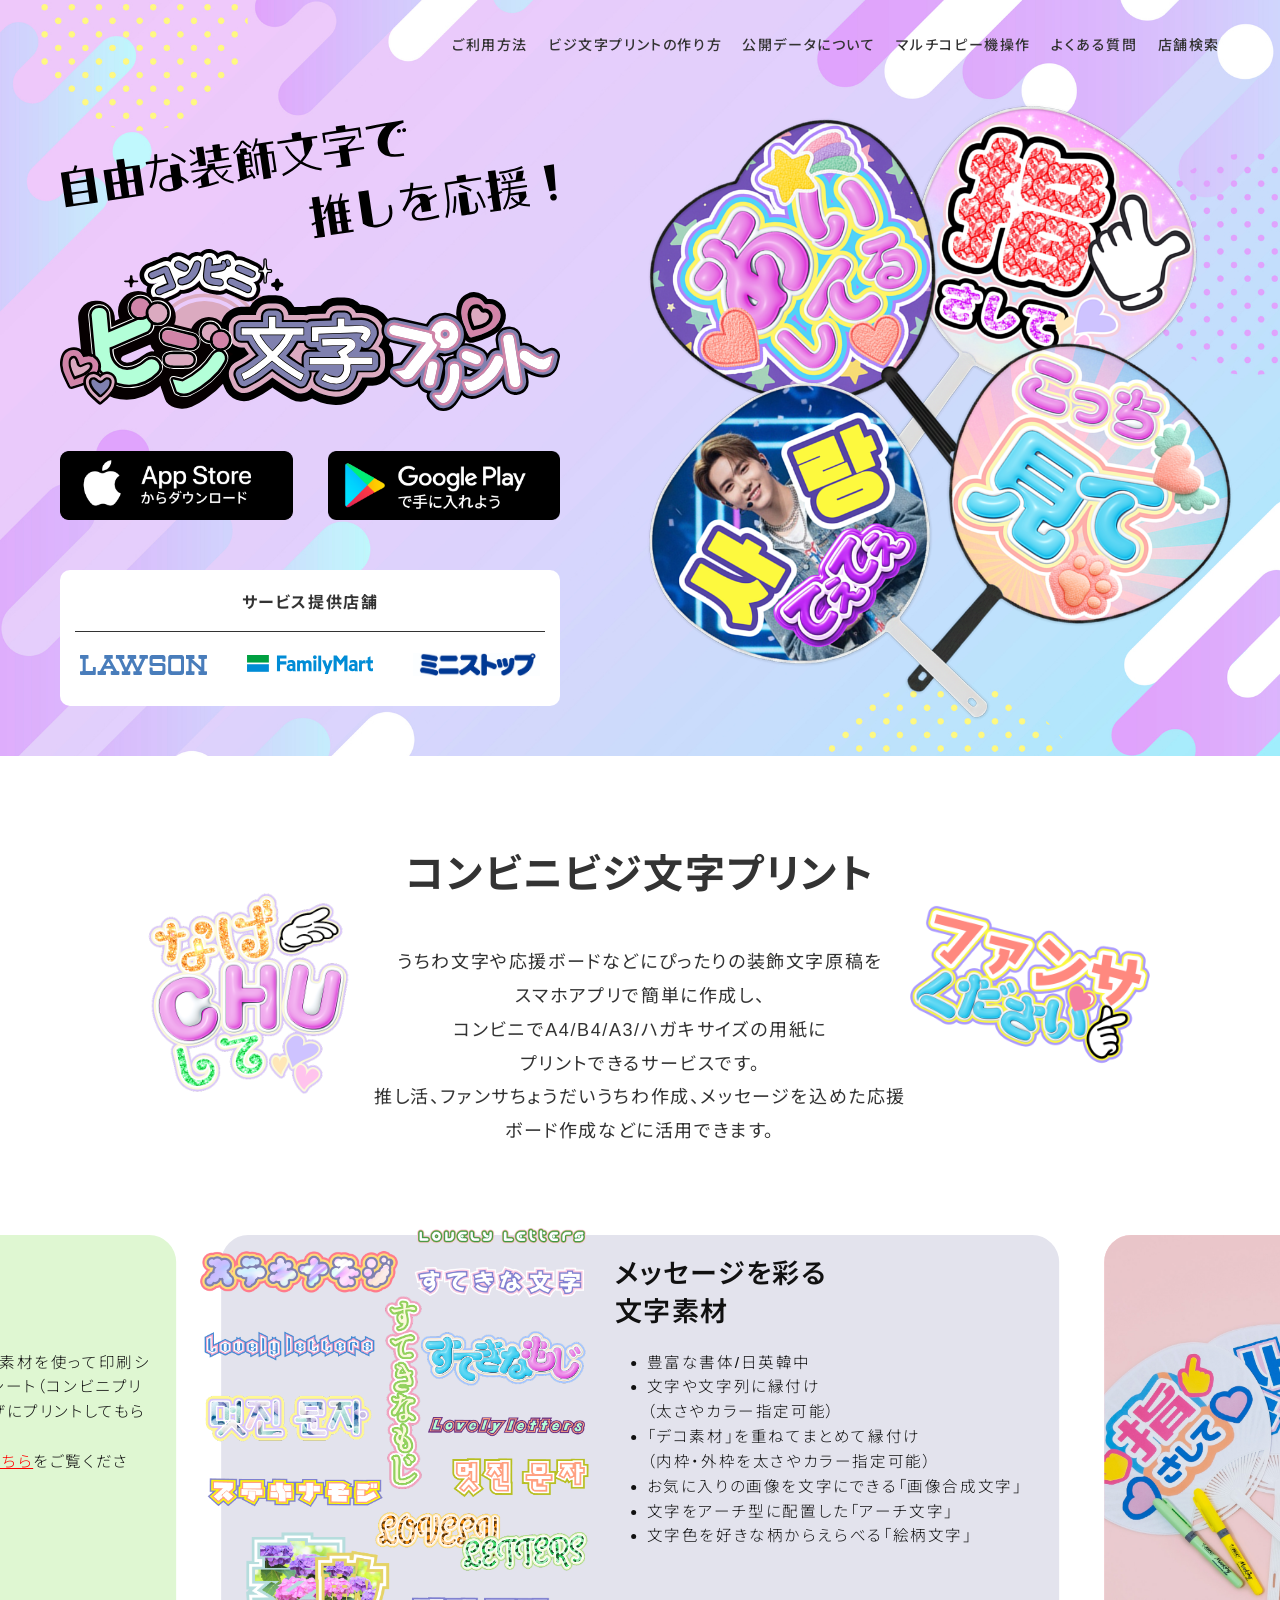
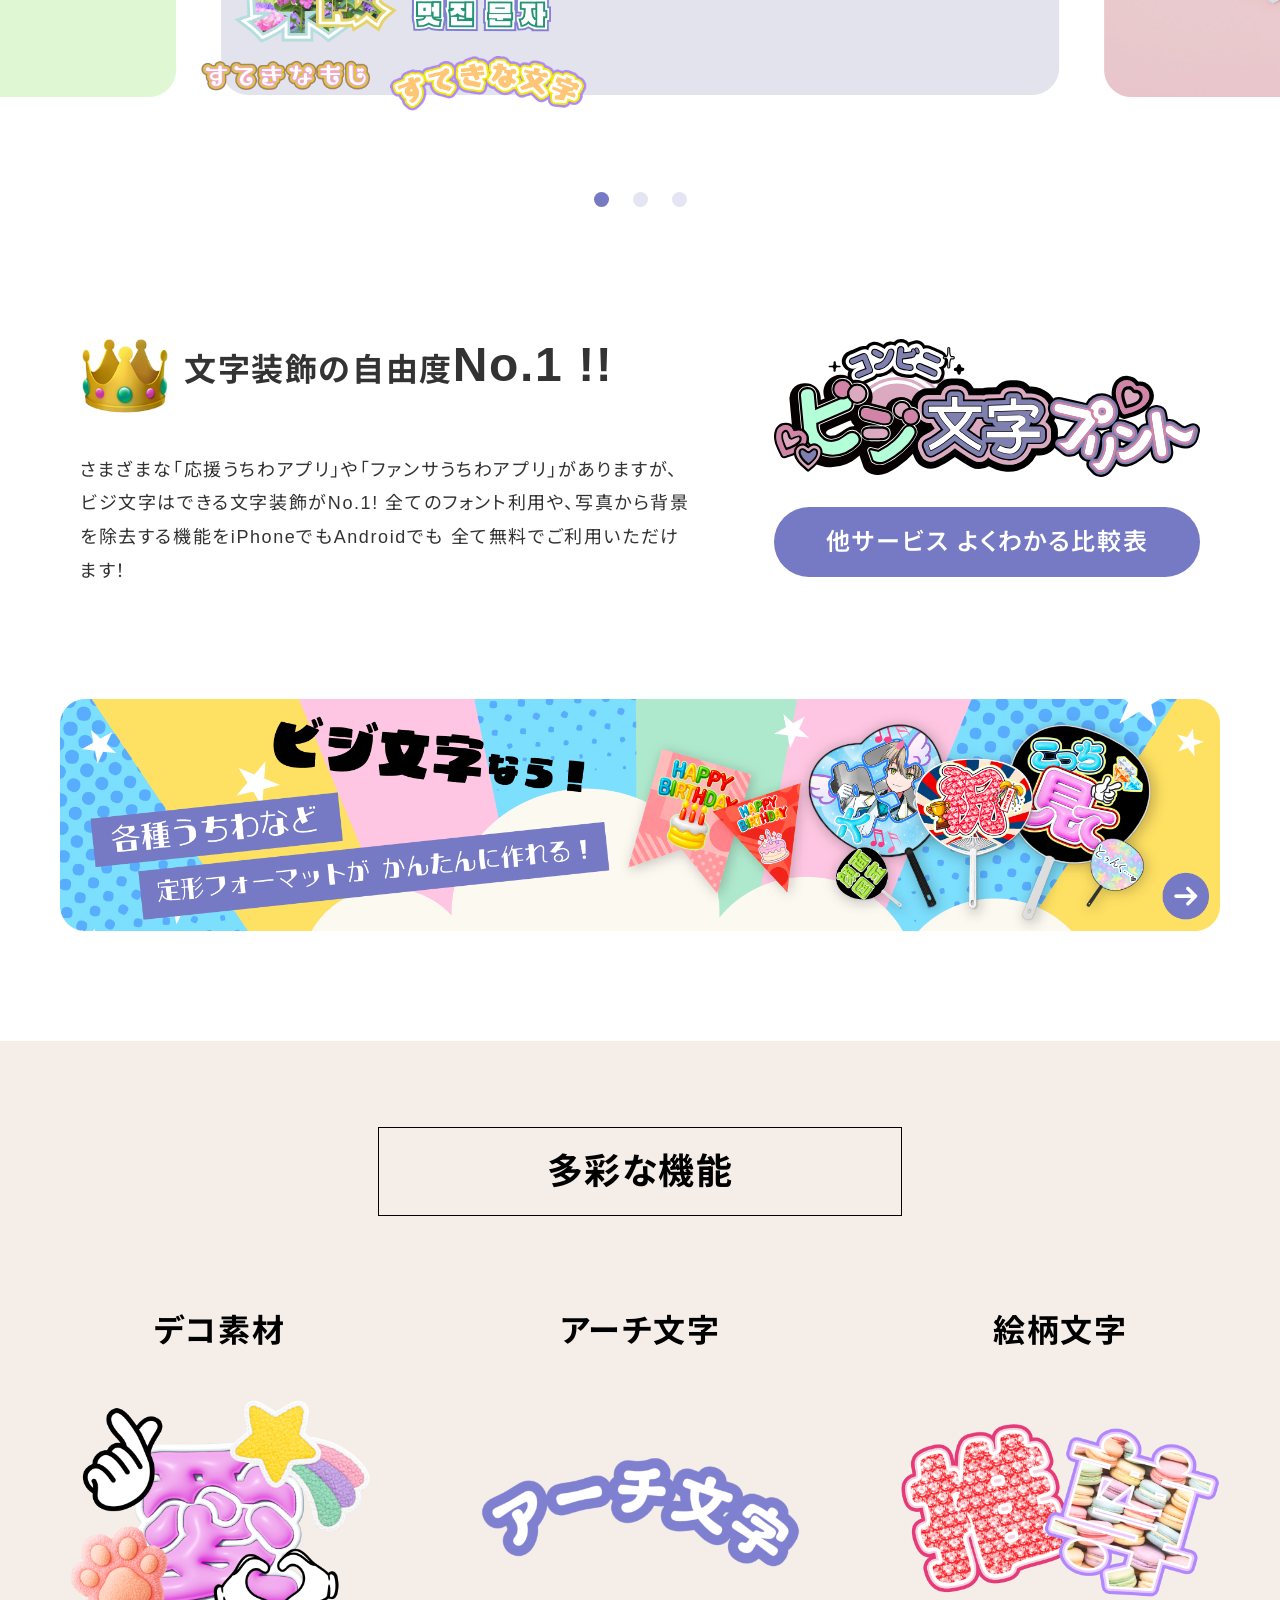
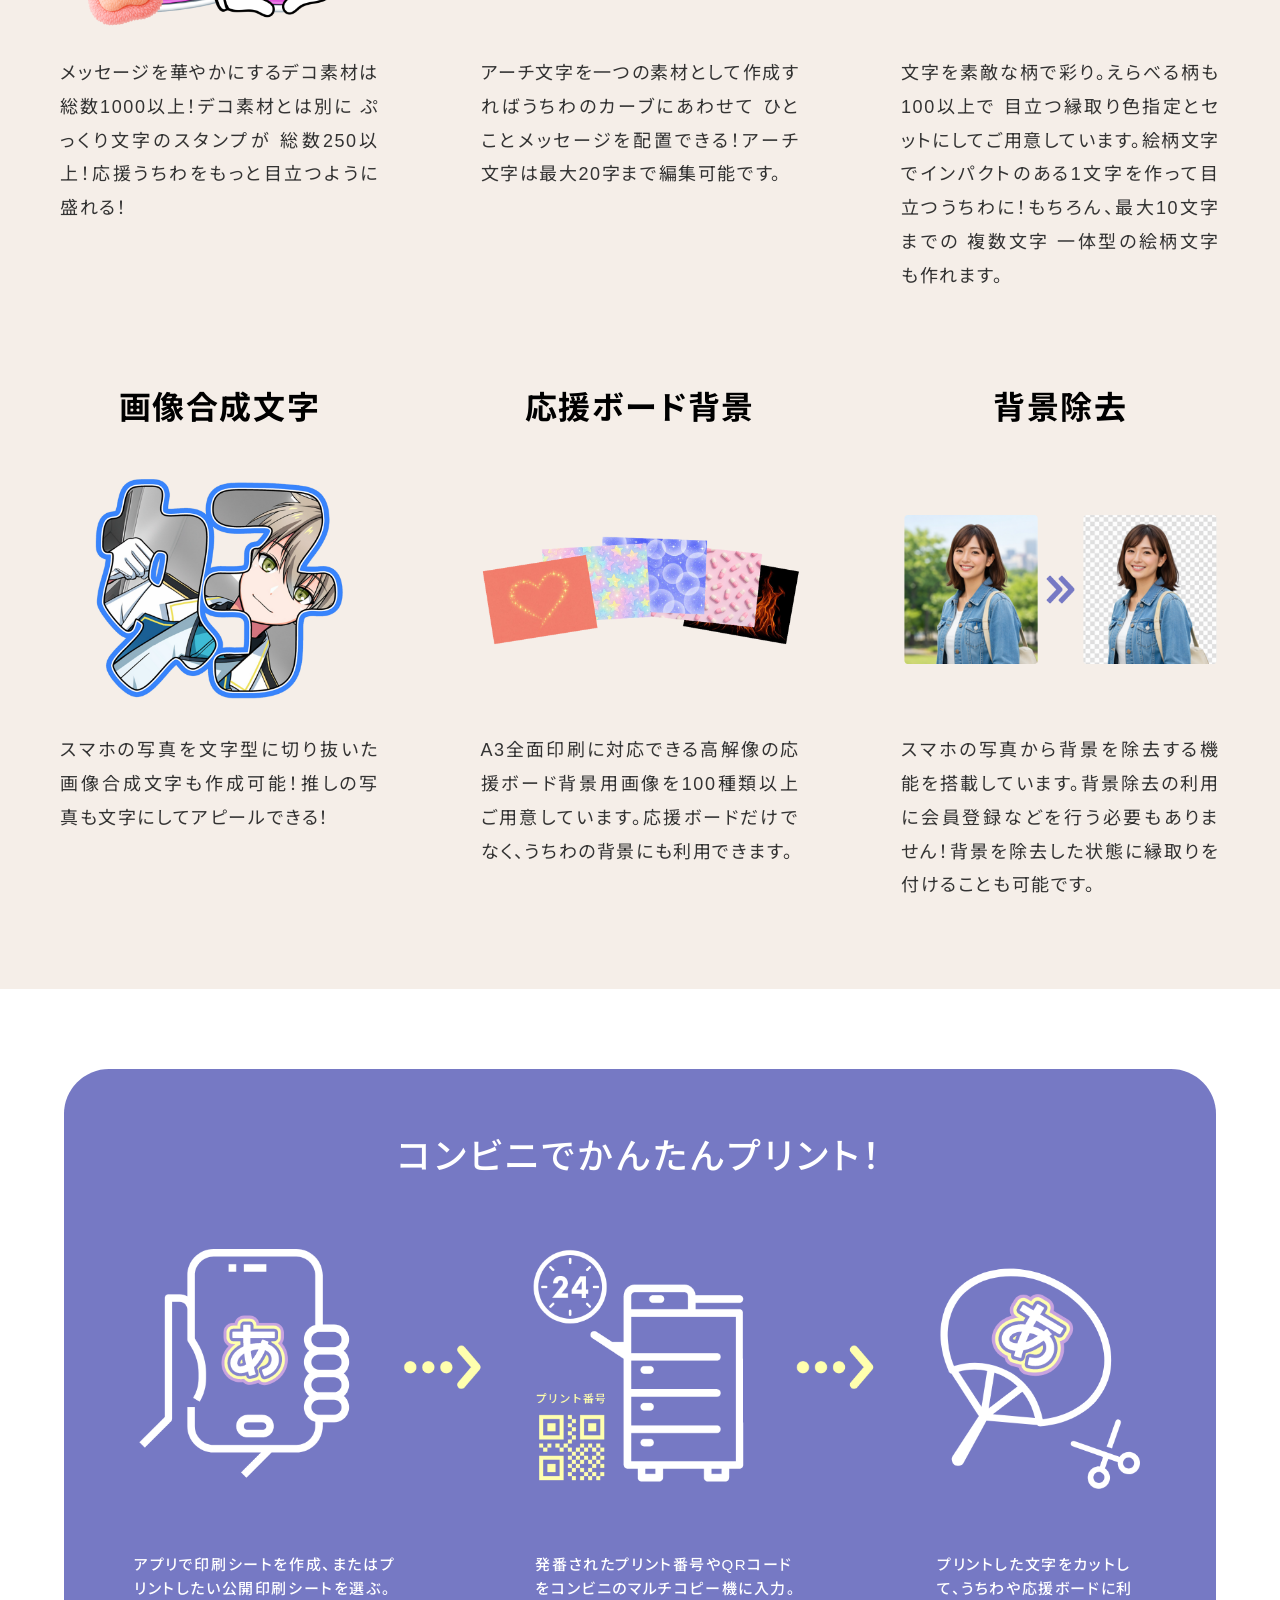
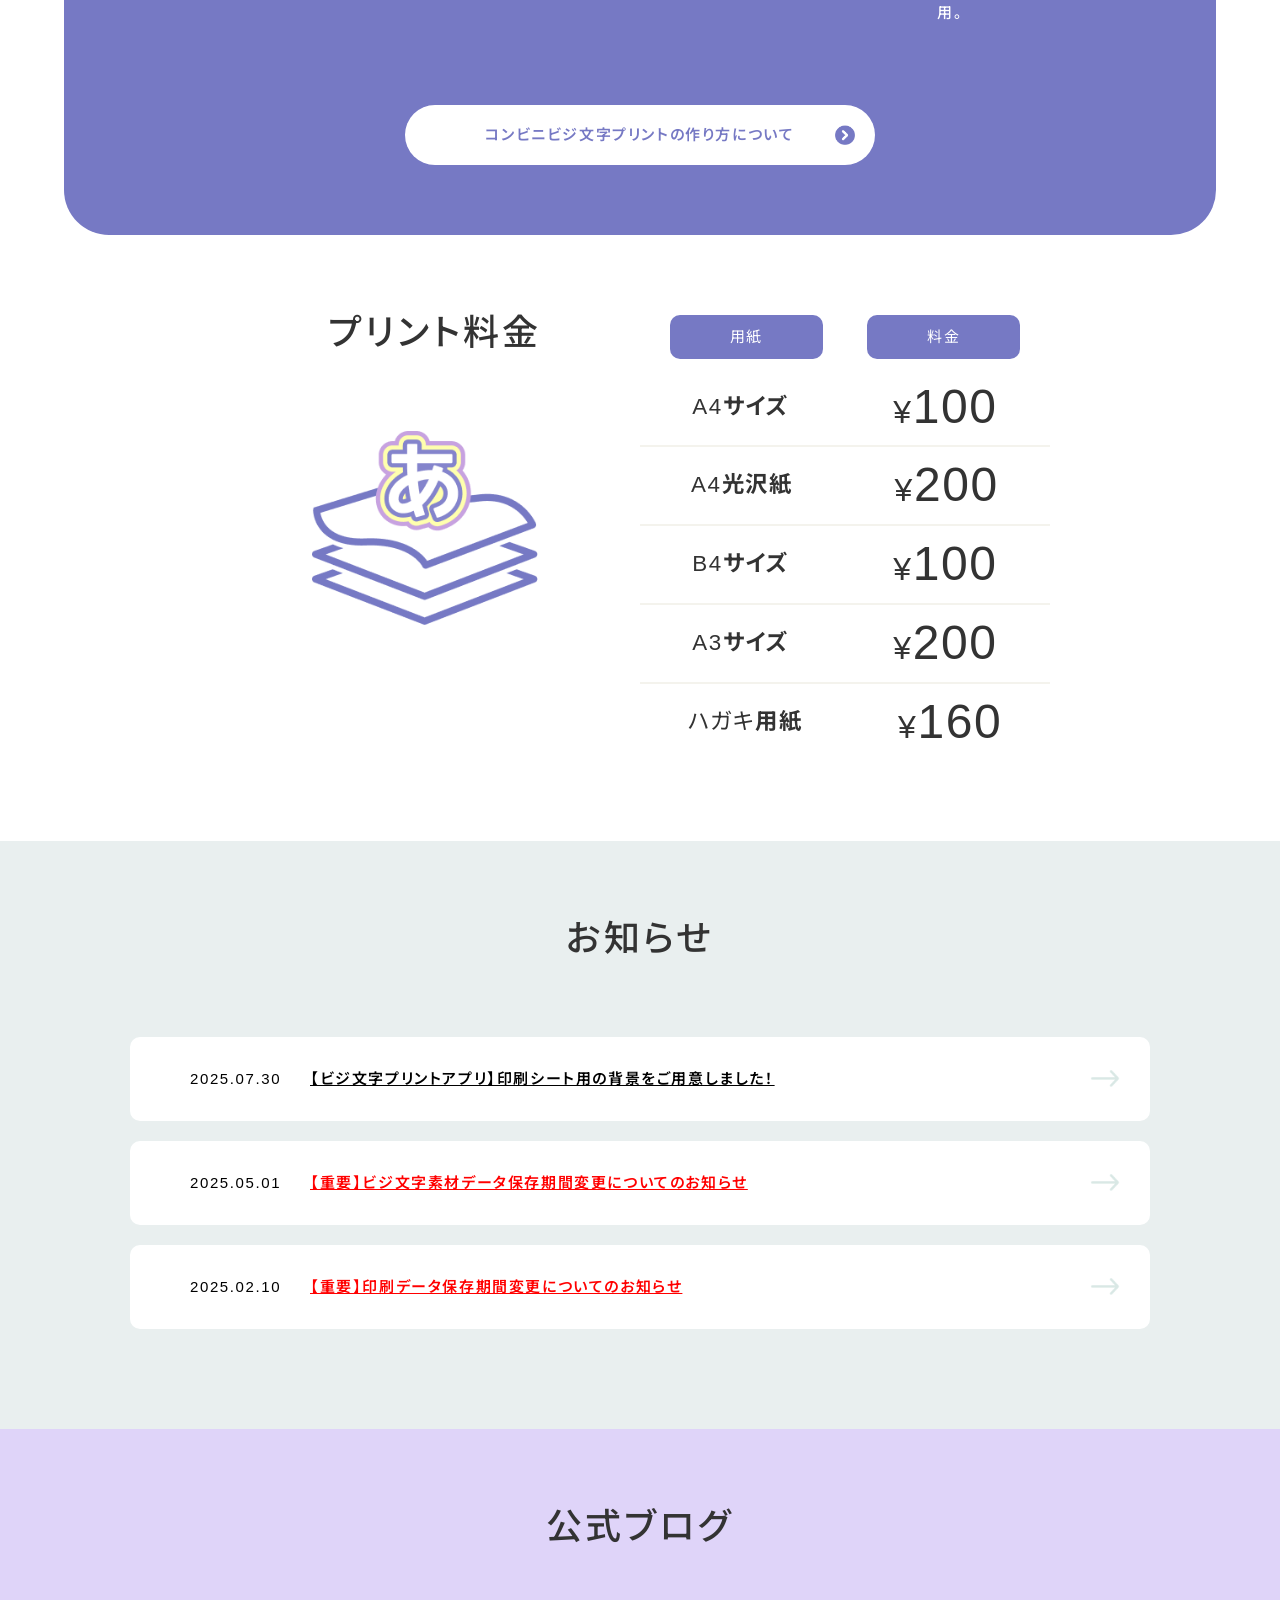
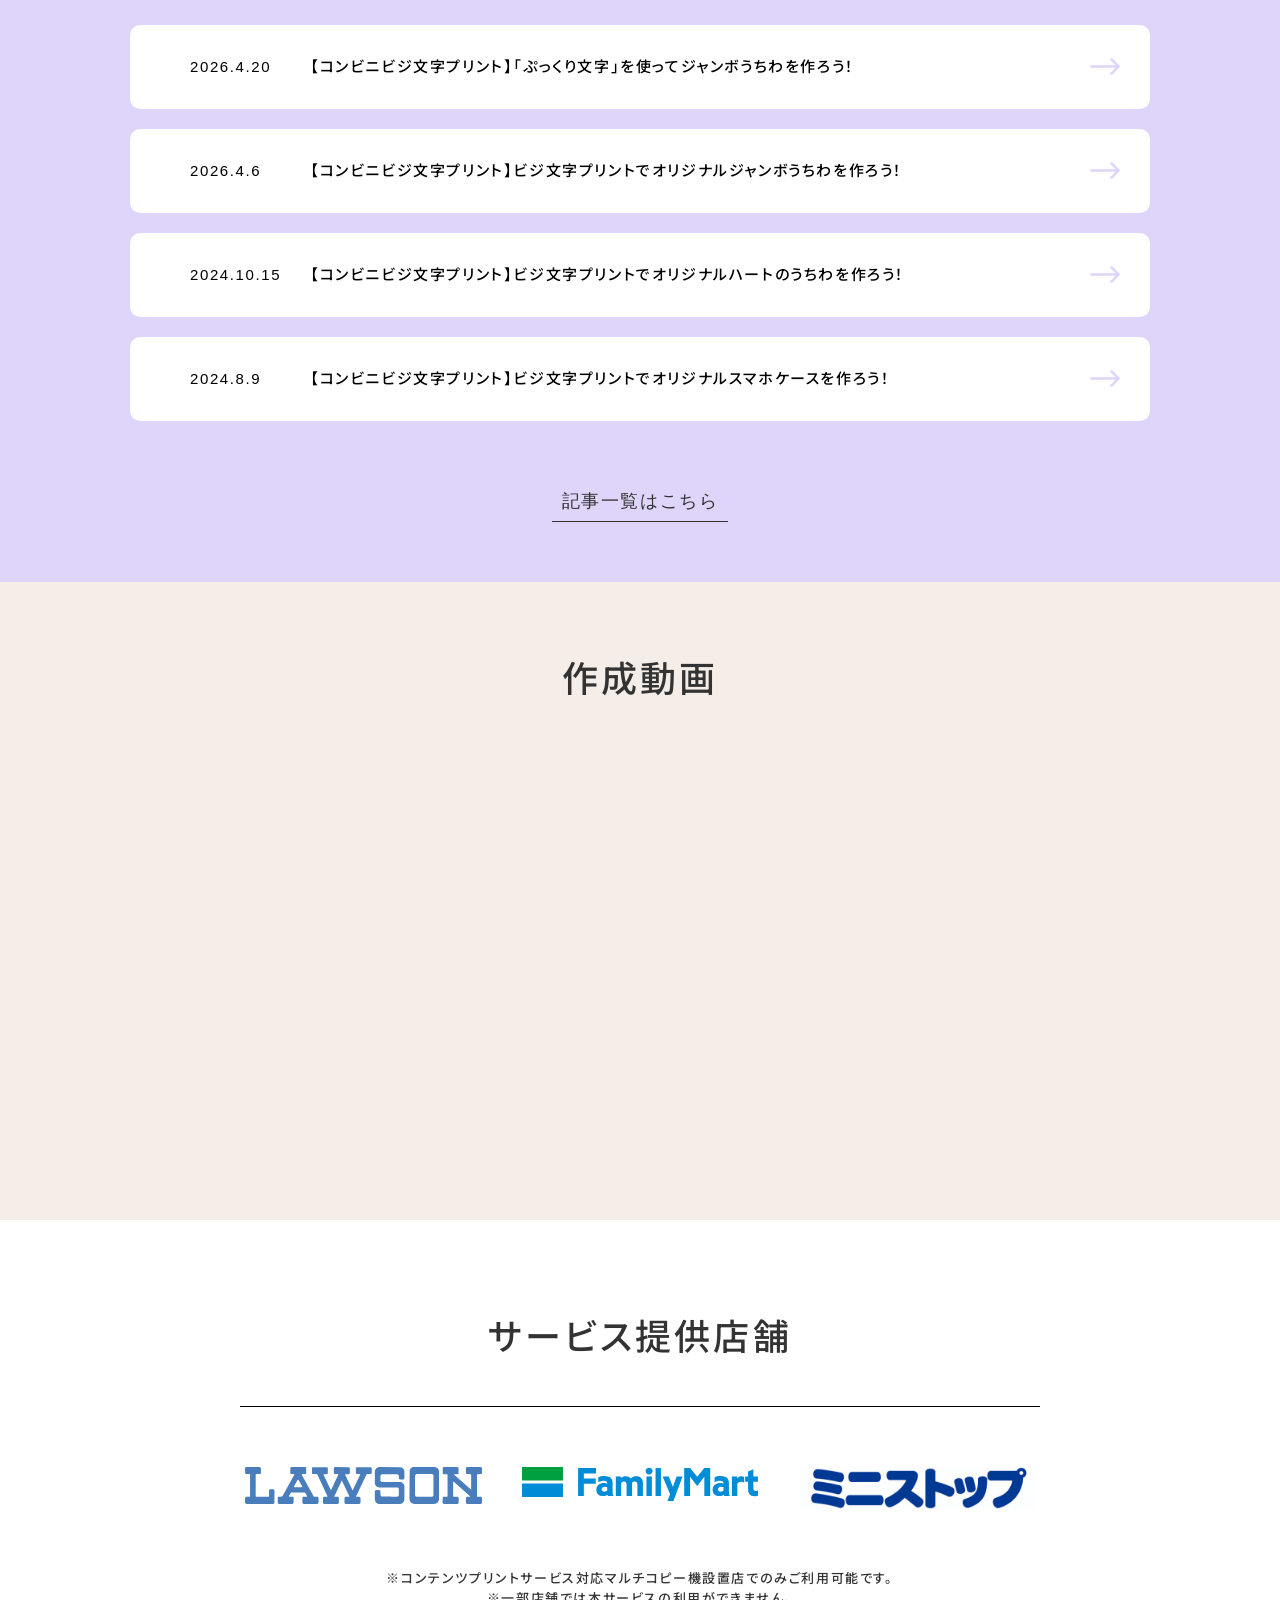
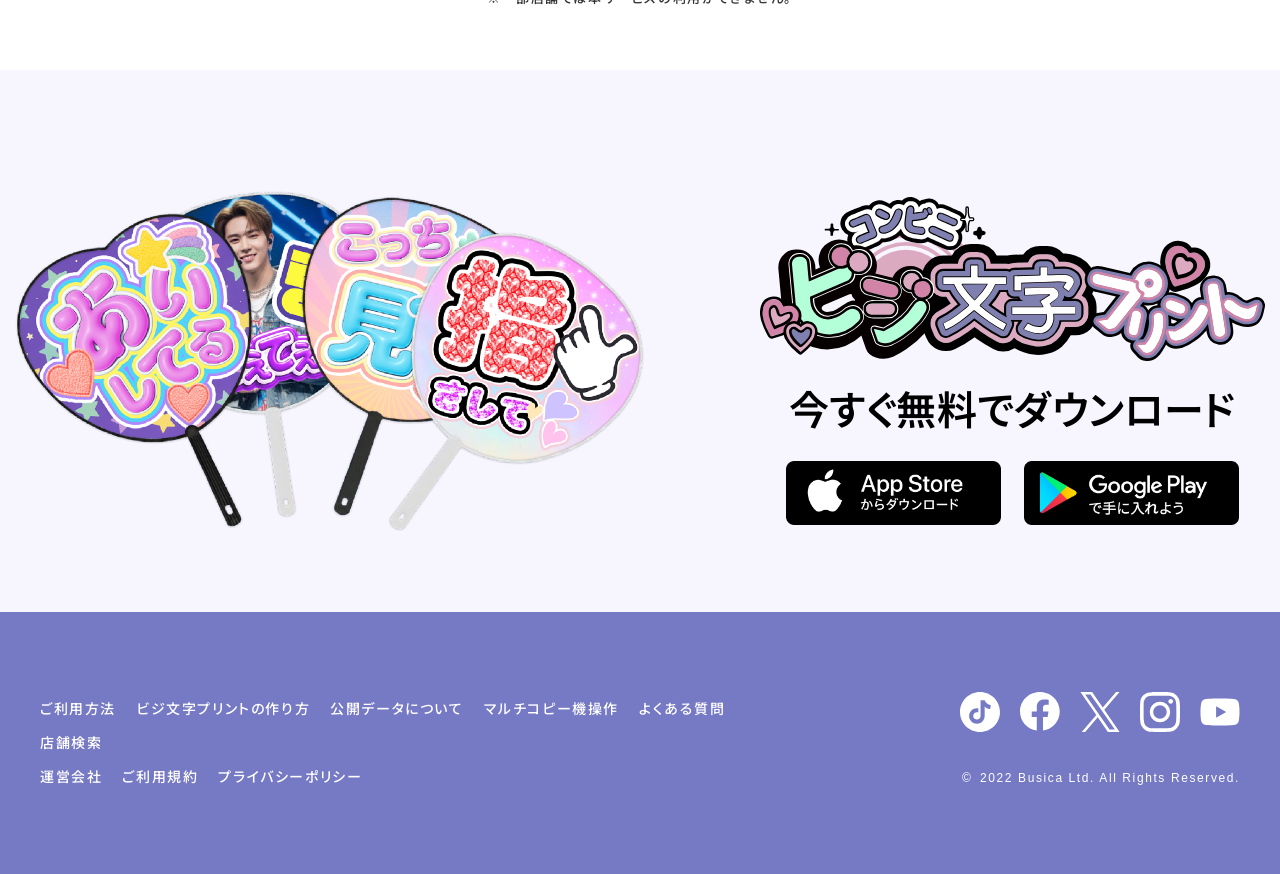
<file: index.html>
<!DOCTYPE html>
<html lang="ja">

<head>
	<!-- Global site tag (gtag.js) - Google Analytics -->
	<script async src="https://www.googletagmanager.com/gtag/js?id=G-2T8357QYMC"></script>
	<script>
		window.dataLayer = window.dataLayer || [];
		function gtag() { dataLayer.push(arguments); }
		gtag('js', new Date());

		gtag('config', 'G-2T8357QYMC');
	</script>
	<meta charset="utf-8">
	<meta http-equiv="X-UA-Compatible" content="IE=edge">
	<meta name="viewport" content="width=device-width, initial-scale=1">
	<meta name="description" content="コンビニビジ文字プリント">
	<meta name="keywords" content="コンビニ,文字,スマホ" />
	<meta name="author" content="Busica Ltd.">
	<meta name="format-detection" content="telephone=no">
	<title>コンビニビジ文字プリント</title>
	<!-- OGP -->
	<meta property="og:site_name" content="コンビニビジ文字プリント">
	<meta property="og:type" content="website">
	<meta property="og:url" content="https://cvs-moji.net/">
	<meta property="og:title" content="コンビニビジ文字プリント">
	<meta property="og:description" content="彩り文字で応援メッセージ">
	<meta property="og:image" content="https://cvs-moji.net/assets/img/ogp.jpg">
	<meta property="og:locale" content="ja_JP">
	<meta name="twitter:card" content="summary_large_image">
	<meta name="twitter:title" content="コンビニビジ文字プリント">
	<meta name="twitter:description" content="彩り文字で応援メッセージ">
	<!-- Bootstrap core CSS -->
	<link href="assets/css/bootstrap.min.css?id=2" rel="stylesheet">
	<!-- IE10 viewport hack for Surface/desktop Windows 8 bug -->
	<link href="assets/css/ie10-viewport-bug-workaround.css" rel="stylesheet">
	<!-- block-grid -->
	<link href="assets/css/block-grid.css" rel="stylesheet" type="text/css">
	<!-- Swiper -->
	<link href="assets/css/swiper.min.css" rel="stylesheet" type="text/css">
	<!-- Fancybox -->
	<link href="assets/css/fancybox.css" rel="stylesheet" type="text/css">
	<!-- Custom styles -->
	<link href="assets/css/style.css?v=16" rel="stylesheet">
	<!-- IE10 viewport hack for Surface/desktop Windows 8 bug -->
	<script src="assets/js/ie10-viewport-bug-workaround.js"></script>
	<!-- HTML5 shim and Respond.js for IE8 support of HTML5 elements and media queries -->
	<!--[if lt IE 9]>
		<script src="assets/js/html5shiv.min.js"></script>
		<script src="assets/js/respond.min.js"></script>
		<![endif]-->
	<!-- Favicons -->
	<link rel="apple-touch-icon" sizes="180x180" href="assets/img/favicon/apple-touch-icon.png">
	<link rel="icon" type="image/png" sizes="32x32" href="assets/img/favicon/favicon-32x32.png">
	<link rel="icon" type="image/png" sizes="16x16" href="assets/img/favicon/favicon-16x16.png">
	<link rel="manifest" href="assets/img/favicon/site.webmanifest">
	<link rel="mask-icon" href="assets/img/favicon/safari-pinned-tab.svg" color="#5bbad5">
	<meta name="msapplication-TileColor" content="#da532c">
	<meta name="theme-color" content="#ffffff">
	<!-- Loader -->
	<script src="assets/js/pace.min.js"></script>
</head>

<body id="top">

	<!-- Header -->
	<header>
		<div class="hdCmn">
			<div class="container">
				<div class="hdCmn_inner">
					<h1 id="logo">
						<a href="index.html">
							<img src="./assets/img/logo.svg" alt="コンビニビジ文字プリント">
						</a>
					</h1>
					<div class="hdBtn" id="hdBtn">
						<div class="hum"><span class="hem"></span><span class="hem"></span></div>
					</div>
					<div class="hdMenu" id="hdMenu">
						<nav>
							<ul>
								<li class="use"><a class="list" href="index.html#usage">ご利用方法</a></li>
								<li class="make"><a class="list" href="feature.html">ビジ文字プリントの作り方</a></li>
								<li class="make"><a class="list" href="opendata_feature.html">公開データについて</a></li>
								<li class="mfp"><a class="list" href="mfp_selector.html">マルチコピー機操作</a></li>
								<li class="faq"><a class="list" href="faq.html">よくある質問</a></li>
								<li class="shop"><a class="list"
										href="https://networkprint.ne.jp/search_store/map.html">店舗検索</a></li>
							</ul>
						</nav>
					</div>
				</div>
			</div>
		</div>
	</header>

	<!-- Main -->
	<main class="toppage">

		<section class="hero">
			<div class="hero_pc" style="margin-bottom: 0px;">
				<div class="container">
					<div class="top_flex">
						<div class="col-lg-5 col-md-6 flex_wd">
							<div class="catch_img">
								<img src="assets/img/hero_catchphrase.svg" alt="自由な装飾文字で推しを応援！">
							</div>
							<h1><img src="assets/img/logo.svg" alt="コンビニビジ文字プリント"></h1>
							<!-- <p class="txt_catch">
								彩り文字で<br>
								応援メッセージ
							</p> -->
							<!-- <div class="appLink">
								<nav>
									<div class="row">
										<div class="col-xs-6 for_ios" id="for_ios">
											<a href="https://itunes.apple.com/jp/app/id1623128722?mt=8" target="_blank">
												<img src="assets/img/icon-store-apple.png" alt="App Storeからダウンロード">
											</a>
										</div>
										<div class="col-xs-6 app_icon for_android" id="for_android" style="display:none;">
											<a href="https://play.google.com/store/apps/details?id=com.biz_card.bizimoji"
												target="_blank">
												<img src="assets/img/icon-store-google.png" alt="Google Playで手に入れよう">
											</a>
										</div>
									</div>
								</nav>
							</div> -->
							<div class="appLink">
								<nav>
									<div class="for_ios" id="for_ios">
										<a href="https://itunes.apple.com/jp/app/id1623128722?mt=8" target="_blank">
											<img src="assets/img/icon-store-apple.png" alt="App Storeからダウンロード">
										</a>
									</div>
									<div class="for_android" id="for_android">
										<a href="https://play.google.com/store/apps/details?id=com.biz_card.bizimoji"
												target="_blank">
											<img src="assets/img/icon-store-google.png" alt="Google Playで手に入れよう">
										</a>
									</div>
								</nav>
							</div>
							<div class="service_box">
								<p class="service_txt">サービス提供店舗</p>
								<div class="shop_list">
									<div class="row">
										<div class="col-sm-4">
											<p><a href="https://networkprint.ne.jp/search_store/map.html" target="_blank"><img
														src="assets/img/logo_convini_lawson.svg" alt="ローソン"></a></p>
										</div>
										<div class="col-sm-4">
											<p><a href="https://networkprint.ne.jp/search_store/map.html" target="_blank"><img
														src="assets/img/logo_convini_familymart.svg" alt="ファミリーマート"></a></p>
										</div>
										<div class="col-sm-4">
											<p><a href="https://networkprint.ne.jp/search_store/map.html" target="_blank"><img
														src="assets/img/logo_convini_ministop.png" alt="ミニストップ"></a></p>
										</div>
									</div>
								</div>
							</div>
						</div>
						<div class="uchiwa_box">
							<img src="assets/img/hero_uchiwa.png" alt="">
						</div>
					</div>
				</div>
			</div>
			<div class="hero_sp">
				<div class="hero_sp_top">
					<div class="container">
						<div class="row">
							<div><!--<div class="col-lg-6">-->
								<div class="catch_img">
									<img src="assets/img/hero_catchphrase.svg" alt="自由な装飾文字で推しを応援！">
								</div>
								<h1><img src="assets/img/logo.svg" alt="コンビニビジ文字プリント"></h1>
								<div class="uchiwa_box">
									<img src="assets/img/hero_uchiwa.png" alt="">
								</div>
							</div>
						</div>
					</div>
					<div class="appLink">
						<nav>
							<div class="for_ios" id="for_ios">
								<a href="https://itunes.apple.com/jp/app/id1623128722?mt=8" target="_blank">
									<img src="assets/img/icon-store-apple.png" alt="App Storeからダウンロード">
								</a>
							</div>
							<div class="for_android" id="for_android">
								<a href="https://play.google.com/store/apps/details?id=com.biz_card.bizimoji"
										target="_blank">
									<img src="assets/img/icon-store-google.png" alt="Google Playで手に入れよう">
								</a>
							</div>
						</nav>
					</div>
					<div class="service_box">
						<p class="service_txt">サービス提供店舗</p>
						<div class="shop_list">
							<div class="row">
								<div class="col-sm-4">
									<p><a href="https://networkprint.ne.jp/search_store/map.html" target="_blank"><img
												src="assets/img/logo_convini_lawson.svg" alt="ローソン"></a></p>
								</div>
								<div class="col-sm-4">
									<p><a href="https://networkprint.ne.jp/search_store/map.html" target="_blank"><img
												src="assets/img/logo_convini_familymart.svg" alt="ファミリーマート"></a></p>
								</div>
								<div class="col-sm-4">
									<p><a href="https://networkprint.ne.jp/search_store/map.html" target="_blank"><img
												src="assets/img/logo_convini_ministop.png" alt="ミニストップ"></a></p>
								</div>
							</div>
						</div>
					</div>
				</div>
			</div>
		</section>
		
		<!-- 紹介用バナー - ここから -->
		<!-- <div class="hero_banner" style="background-color: #7679c4;text-align: center;padding: 30px 30px 50px 30px;">
		   <div class="container">
			 <div class="row">
				<div class="col-12" style="width: 100%;height: 80px;">
				 <p class="p-3 mb-2 bg-danger text-white" style="line-height: 80px;height: 80px;font-size: 1.8rem;background-color: transparent;font-weight: 600;color: white;">コンビニプリントサービスのご紹介</p>
				</div>
			  
			  <div class="col-lg-6 col-md-6 col-sm-12" style="margin-top:15px;">
				<a href="https://club.cvs-seal.net/" target="_blank"><img src="./assets/img/banner_hp_sealclub.png" class="img-fluid mb-2" alt="コンビニシール倶楽部"></a>
			  </div>
			  <div class="col-lg-6 col-md-6 col-sm-12" style="margin-top:15px;">
				<a href="https://cvs-megaprin.net/" target="_blank"><img src="./assets/img/banner_hp_megaprin_v2.png" class="img-fluid mb-2" alt="メガプリン"></a>
			  </div>
			 </div>
		   </div>
		</div> -->
		<!-- 紹介用バナー - ここまで -->

		<!-- Intro PC-->
		<section class="intro_sec_pc">
			<ul class="intro_box">
				<li>
					<img src="./assets/img/img_mojisozai_nagechu.png" alt="なげCHUして">
				</li>
				<li>
					<h2>コンビニビジ文字プリント</h2>
					<p>うちわ文字や応援ボードなどにぴったりの装飾文字原稿を<br>スマホアプリで簡単に作成し、<br />コンビニでA4/B4/A3/ハガキサイズの用紙に<br />プリントできるサービスです。<br>推し活、ファンサちょうだいうちわ作成、メッセージを込めた応援<br>ボード作成などに活用できます。</p>
				</li>
				<li>
					<img src="./assets/img/img_mojisozai_fansa.png" alt="ファンサください">
				</li>
			</ul>
		</section>
		<!-- Intro PC END-->
		<!-- Intro SP-->
		 <section class="intro_sec_sp">
			<div class="intro_box">
				<h2>コンビニビジ文字プリント</h2>
				<p>うちわ文字や応援ボードなどにぴったりの装飾文字原稿をスマホアプリで簡単に作成し、コンビニでA4/B4/A3サイズの用紙にプリントできるサービスです。<br>推し活、ファンサちょうだいうちわ作成、メッセージを込めた応援ボード作成などに活用できます。</p>
				<ul class="intro_img">
					<li><img src="./assets/img/img_mojisozai_nagechu.png" alt="なげCHUして"></li>
					<li><img src="./assets/img/img_mojisozai_fansa.png" alt="ファンサください"></li>
				</ul>
			</div>
		</section>
		<!-- Intro SP END-->

		<!-- Feature PC -->
		<section class="feature_top_pc">
			<!-- swiper-->
			<div class="swiper-container">
				<div class="swiper">
					<div class="swiper-wrapper">
						<!-- F01 -->
						<div class="swiper-slide">
							<div class="feature_top_box feature01">
								<div class="feature_img">
									<img src="./assets/img/img_carousel_space.png" alt="">
								</div>
								<div class="box-txt">
									<h2>
										メッセージを彩る<br>文字素材
									</h2>
									<ul>
										<li>豊富な書体/日英韓中</li>
										<li>文字や文字列に縁付け<br>（太さやカラー指定可能）</li>
										<li>「デコ素材」を重ねてまとめて縁付け<br>（内枠・外枠を太さやカラー指定可能）</li>
										<li>お気に入りの画像を文字にできる「画像合成文字」</li>
										<li>文字をアーチ型に配置した「アーチ文字」</li>
										<li>文字色を好きな柄からえらべる「絵柄文字」</li>
									</ul>
								</div>
							</div>
						</div>
						<!-- F02 -->
						<div class="swiper-slide">
							<div class="feature_top_box feature02">
								<div class="feature_img">
									<img src="./assets/img/img_carousel_insatsu_pc.jpg" alt="彩られた文字や背景で作る印刷シート">
								</div>
								<div class="box-txt">
									<h2>
										彩られた 文字や<br>背景で作る印刷シート
									</h2>
									<ul>
										<li>背景にはカラー指定と模様パターンとプリセット画像</li>
										<li>印刷サイズはA4/B4/A3/ハガキの4種類に対応<br>（A4は光沢紙印刷にも対応、ハガキは裏面印刷のみ対応）</li>
										<li>作成した「印刷シート」をキャビネット保管<br>（コンビニプリント番号付き）</li>
										<li>雛形から<span style="color:red;">ジャンボサイズ／ハート型／標準サイズ</span>のオリジナルうちわを作成可能</li>
										<li>「ビジ文字素材」「印刷シート」の公開や「印刷シート」のSNS共有機能</li>
									</ul>
									<ul>
										<li style="list-style-type: '※ '; margin-top: 10px;">印刷シートの作成についての注意点については<a href="https://cvs-moji.net/caution_sheet.html"><u style="color:red;">こちら</u></a>をご覧ください</li>
									</ul>
								</div>
							</div>
						</div>
						<!-- F03 -->
						<div class="swiper-slide">
							<div class="feature_top_box feature03">
								<div class="feature_img">
									<img src="./assets/img/img_carousel_koukai_pc.jpg" alt="公開シートを見る、プリントする">
								</div>
								<div class="box-txt">
									<h2>
										公開シートを見る、<br>プリントする
									</h2>
									<p>
										第三者が作成し、公開したビジ文字素材を使って印刷シートを作ったり、出来上がった印刷シート（コンビニプリント番号付き）を公開して他のユーザにプリントしてもらうことができます。<br>公開データ機能の詳細については<a href="opendata_feature.html"><u style="color:red;">こちら</u></a>をご覧ください。
									</p>
								</div>
							</div>
						</div>
					</div>
				</div>
				<!-- swiper　END-->
				<!-- pagination-->
				<div class="swiper-pagination"></div>
			</div>
		</section>
		<!-- Feature PC END-->
		<!-- Feature SP-->
		<section class="feature_top_sp">
			<div class="feature_top_box box01">
				<h2>メッセージを彩る<br>文字素材</h2>
				<div class="feature_img">
					<img src="./assets/img/img_carousel_mojisozai_sp.png" alt="">
				</div>
				<ul>
					<li>豊富な書体/日英韓中</li>
					<li>文字や文字列に縁付け<br>（太さやカラー指定可能）</li>
					<li>「デコ素材」を重ねてまとめて縁付け<br>（内枠・外枠を太さやカラー指定可能）</li>
					<li>お気に入りの画像を文字にできる「画像合成文字」</li>
					<li>文字をアーチ型に配置した「アーチ文字」</li>
					<li>文字色を好きな柄からえらべる「絵柄文字」</li>
				</ul>
			</div>
			<div class="feature_top_box box02">
				<h2>彩られた 文字や背景で作る<br>印刷シート</h2>
				<div class="feature_img">
					<img src="./assets/img/img_carousel_insatsu_sp.jpg" alt="彩られた文字や背景で作る印刷シート">
				</div>
				<ul>
					<li>背景にはカラー指定と模様パターンとプリセット画像</li>
					<li>印刷サイズはA4/B4/A3の3種類に対応<br>（A4は光沢紙印刷にも対応）</li>
					<li>作成した「印刷シート」をキャビネット保管<br>（コンビニプリント番号付き）</li>
					<li>雛形から<span style="color:red;">ジャンボサイズ／ハート型／標準サイズ</span>のオリジナルうちわを作成可能</li>
					<li>「ビジ文字素材」「印刷シート」の公開や「印刷シート」のSNS共有機能</li>
				</ul>
				<ul>
					<li style="list-style-type: '※ '; margin-top: 10px;">印刷シートの作成についての注意点については<a href="https://cvs-moji.net/caution_sheet.html"><u style="color:red;">こちら</u></a>をご覧ください</li>
				</ul>
			</div>
			<div class="feature_top_box box03">
				<h2>公開シートを見る、<br>プリントする</h2>
				<div class="feature_img">
					<img src="./assets/img/img_carousel_koukai_sp.jpg" alt="公開シートを見る、プリントする">
				</div>
				<p>
					第三者が作成し、公開したビジ文字素材を使って印刷シートを作ったり、出来上がった印刷シート（コンビニプリント番号付き）を公開して他のユーザにプリントしてもらうことができます。<br>公開データ機能の詳細については<a href="opendata_feature.html"><u style="color:red;">こちら</u></a>をご覧ください。
				</p>
			</div>
		</section>
		<!-- Feature SP END-->

		<!-- Recommend -->
		<section class="recommend_sec">
			<ul class="recommend_box">
				<li class="re01">
					<div>
						<h2>文字装飾の自由度<br class="br_sp"><span class="ft_large">No.1 !!</span></h2>
						<p>さまざまな「応援うちわアプリ」や「ファンサうちわアプリ」がありますが、ビジ文字はできる文字装飾がNo.1! 全てのフォント利用や、写真から背景を除去する機能をiPhoneでもAndroidでも 全て無料でご利用いただけます！</p>
					</div>
				</li>
				<li class="re02">
					<div class="recommend_logo">
						<img src="./assets/img/logo.svg" alt="コンビニビジ文字プリント">
					</div>
					<!-- modal -->
					<div id="dialog-content" style="display: none; max-width: 800px;">
						<img src="./assets/img/img_hikakuhyo.png" alt="他サービス よくわかる比較表">
					</div>
					<div id="triggger" class="table_btn">他サービス よくわかる比較表</div>
				</li>
			</ul>
			<div class="banner_space">
				<div class="only_pc">
					<a href="format.html" alt="ビジ文字なら！各種うちわなど定型フォーマットがかんたんに作れる！"><img src="./assets/img/banner_format_pc.png"></a>
			 	</div>
				<div class="only_sp">
					<a href="format.html" alt="ビジ文字なら！各種うちわなど定型フォーマットがかんたんに作れる！"><img src="./assets/img/banner_format_sp.png"></a>
			 	</div>
			</div>
		</section>
		<!-- Recommend END-->

		<!-- Variety -->
		<section class="variety_sec">
			<div class="variety_box">
				<h2>多彩な機能</h2>
				<ul class="variety_list">
					<li>
						<h3>デコ素材</h3>
						<img class="only_pc" src="./assets/img/img_kinou_pukkuri_pc.png" alt="デコ素材">
						<img class="only_sp" src="./assets/img/img_kinou_pukkuri_sp.png" alt="デコ素材">
						<p>メッセージを華やかにするデコ素材は 総数1000以上！デコ素材とは別に ぷっくり文字のスタンプが 総数250以上！応援うちわをもっと目立つように盛れる！</p>
					</li>
					<li>
						<h3>アーチ文字</h3>
						<img class="only_pc" src="./assets/img/img_kinou_arch_pc.png" alt="アーチ文字">
						<img class="only_sp" src="./assets/img/img_kinou_arch_sp.png" alt="アーチ文字">
						<p>アーチ文字を一つの素材として作成すればうちわのカーブにあわせて ひとことメッセージを配置できる！アーチ文字は最大20字まで編集可能です。</p>
					</li>
					<li>
						<h3>絵柄文字</h3>
						<img class="only_pc" src="./assets/img/img_kinou_egara_pc.png" alt="絵柄文字">
						<img class="only_sp" src="./assets/img/img_kinou_egara_sp.png" alt="絵柄文字">
						<p>文字を素敵な柄で彩り。えらべる柄も100以上で 目立つ縁取り色指定とセットにしてご用意しています。絵柄文字でインパクトのある1文字を作って目立つうちわに！もちろん、最大10文字までの 複数文字 一体型の絵柄文字も作れます。</p>
					</li>
					<li>
						<h3>画像合成文字</h3>
						<img class="only_pc" src="./assets/img/img_kinou_gousei_pc.png" alt="画像合成文字">
						<img class="only_sp" src="./assets/img/img_kinou_gousei_sp.png" alt="画像合成文字">
						<p>スマホの写真を文字型に切り抜いた 画像合成文字も作成可能！推しの写真も文字にしてアピールできる！</p>
					</li>
					<li>
						<h3>応援ボード背景</h3>
						<img class="only_pc" src="./assets/img/img_kinou_ouenboard_pc.png" alt="応援ボード背景">
						<img class="only_sp" src="./assets/img/img_kinou_ouenboard_sp.png" alt="応援ボード背景">
						<p>A3全面印刷に対応できる高解像の応援ボード背景用画像を100種類以上ご用意しています。応援ボードだけでなく、うちわの背景にも利用できます。</p>
					</li>
					<li>
						<h3>背景除去</h3>
						<img class="only_pc" src="./assets/img/img_kinou_haikeijokyo_pc.png" alt="背景除去">
						<img class="only_sp" src="./assets/img/img_kinou_haikeijokyo_sp.png" alt="背景除去">
						<p>スマホの写真から背景を除去する機能を搭載しています。背景除去の利用に会員登録などを行う必要もありません！背景を除去した状態に縁取りを付けることも可能です。</p>
					</li>
				</ul>
			</div>
		</section>
		<!-- Variety END-->

		<!-- step -->
		<div id="usage" class="anchor"></div>
		<section class="step">
			<h1>コンビニでかんたんプリント！</h1>
			<div class="stepBox_pc">
				<img data-original="assets/img/step_all.png" src="assets/img/blank.png" class="lazy"
					alt="コンビニビジ文字プリントでかんたんプリントのステップ">
				<div class="stepBox_pc_column">
					<div>
						<p>アプリで印刷シートを作成、またはプリントしたい公開印刷シートを選ぶ。</p>
					</div>
					<div>
						<p>発番されたプリント番号やQRコードをコンビニのマルチコピー機に入力。</p>
					</div>
					<div>
						<p>プリントした文字をカットして、うちわや応援ボードに利用。</p>
					</div>
				</div>
				<p class="stepBox_btn">
					<a href="feature.html">コンビニビジ文字プリントの作り方について</a>
				</p>
			</div>
			<div class="stepBox_sp">
				<div class="stepBox_sp_flex">
					<div class="stepBoxImg">
						<img data-original="assets/img/step01.svg" src="assets/img/blank.png" class="lazy"
							alt="コンビニシール倶楽部でかんたんプリント ステップ1">
					</div>
					<div>
						<p>アプリで印刷シートを作成、またはプリントしたい公開印刷シートを選ぶ。</p>
					</div>
				</div>
				<div class="arrow"><img src="assets/img/icon_arrow_sp.png" alt="矢印"></div>
				<div class="stepBox_sp_flex">
					<div class="stepBoxImg">
						<img data-original="assets/img/step02.svg" src="assets/img/blank.png" class="lazy"
							alt="コンビニシール倶楽部でかんたんプリント ステップ2">
					</div>
					<div>
						<p>発番されたプリント番号やQRコードをコンビニのマルチコピー機に入力。</p>
					</div>
				</div>
				<div class="arrow"><img src="assets/img/icon_arrow_sp.png" alt="矢印"></div>
				<div class="stepBox_sp_flex">
					<div class="stepBoxImg">
						<img data-original="assets/img/step03.svg" src="assets/img/blank.png" class="lazy"
							alt="コンビニシール倶楽部でかんたんプリント ステップ3">
					</div>
					<div>
						<p>プリントした文字をカットして、うちわや応援ボードに利用。</p>
					</div>
				</div>
				<p class="stepBox_btn">
					<a href="feature.html">コンビニビジ文字プリントの<br>作り方について</a>
				</p>
			</div>
		</section>

		<!-- Price -->
		<section class="print_price">
			<div class="priceBox_pc">
				<div class="price_left">
					<h1>プリント料金</h1>
					<div class="price_img">
						<img src="./assets/img/icon_price.png" alt="プリント料金">
					</div>
				</div>
				<div class="price_right">
					<div class="row price_title">
						<h3>用紙</h3>
						<h3>料金</h3>
					</div>
					<div class="flex">
						<p class="print">A4<span>サイズ</span></p>
						<p class="price"><span>¥</span>100</p>
					</div>
					<hr>
					<div class="flex">
						<p class="print">A4<span>光沢紙</span></p>
						<p class="price"><span>¥</span>200</p>
					</div>
					<hr>
					<div class="flex">
						<p class="print">B4<span>サイズ</span></p>
						<p class="price"><span>¥</span>100</p>
					</div>
					<hr>
					<div class="flex">
						<p class="print">A3<span>サイズ</span></p>
						<p class="price"><span>¥</span>200</p>
					</div>
					<hr>
					<div class="flex">
						<p class="print">ハガキ<span>用紙</span></p>
						<p class="price"><span>¥</span>160</p>
					</div>
				</div>
			</div>
			<div class="priceBox_sp">
				<h1>プリント料金</h1>
				<div class="price_sp">
					<div class="row price_title">
						<h3>用紙</h3>
						<h3>料金</h3>
					</div>
					<div class="flex">
						<p class="print">A4<span>サイズ</span></p>
						<p class="price"><span>¥</span>100</p>
					</div>
					<hr>
					<div class="flex">
						<p class="print">A4<span>光沢紙</span></p>
						<p class="price"><span>¥</span>200</p>
					</div>
					<hr>
					<div class="flex">
						<p class="print">B4<span>サイズ</span></p>
						<p class="price"><span>¥</span>100</p>
					</div>
					<hr>
					<div class="flex">
						<p class="print">A3<span>サイズ</span></p>
						<p class="price"><span>¥</span>200</p>
					</div>
					<hr>
					<div class="flex">
						<p class="print">ハガキ<span>用紙</span></p>
						<p class="price"><span>¥</span>160</p>
					</div>
					<hr>
				</div>
				<div class="price_img">
					<img src="./assets/img/icon_price.png" alt="プリント料金">
				</div>
			</div>
		</section>

		<!-- news -->
		<section class="news">
			<div class="container">
				<h1>お知らせ</h1>
				<a class="information" href="https://www.bizicard.net/bizimoji/announce?id=6889aa70e992453dca52a629" target="_blank">
					<dl class="list-first">
						<dt>2025.07.30</dt>
						<dd style="font-weight: 600;text-decoration: underline;">【ビジ文字プリントアプリ】印刷シート用の背景をご用意しました！
						</dd>
					</dl>
				</a>
				
				<a class="information" href="https://www.bizicard.net/bizimoji/announce?id=680aeba9e992453dca4942b9" target="_blank">
					<dl class="list-first">
						<dt>2025.05.01</dt>
						<dd style="	color: red;font-weight: 600;text-decoration: underline;">【重要】ビジ文字素材データ保存期間変更についてのお知らせ</dd>
					</dl>
				</a>
				
				<!-- お知らせ -->
				<a class="information" href="https://www.bizicard.net/bizimoji/announce?id=67a2d08be992453dca42094e" target="_blank">
					<dl class="list-first">
						<dt>2025.02.10</dt>
						<dd style="	color: red;font-weight: 600;text-decoration: underline;">【重要】印刷データ保存期間変更についてのお知らせ</dd>
					</dl>
				</a>
			</div>
		</section>

		<!-- blog -->
		<section class="news blog_type">
			<div class="container">
				<h1>公式ブログ</h1>

				<!-- 記事 -->
				<a class="information purple_arrow" href="article28.html">
					<dl class="list-first">
						<dt>2026.4.20</dt>
						<dd>【コンビニビジ文字プリント】「ぷっくり文字」を使ってジャンボうちわを作ろう！</dd>
					</dl>
				</a>
				<!-- 記事 -->
				<a class="information purple_arrow" href="article27.html">
					<dl class="list-first">
						<dt>2026.4.6</dt>
						<dd>【コンビニビジ文字プリント】ビジ文字プリントでオリジナルジャンボうちわを作ろう！</dd>
					</dl>
				</a>
				<!-- 記事 -->
				<a class="information purple_arrow" href="article26.html">
					<dl class="list-first">
						<dt>2024.10.15</dt>
						<dd>【コンビニビジ文字プリント】ビジ文字プリントでオリジナルハートのうちわを作ろう！</dd>
					</dl>
				</a>

				<!-- 記事 -->
				<a class="information purple_arrow" href="article25.html">
					<dl class="list-first">
						<dt>2024.8.9</dt>
						<dd>【コンビニビジ文字プリント】ビジ文字プリントでオリジナルスマホケースを作ろう！ </dd>
					</dl>
				</a>
				<div class="article">
					<a href="archive.html">記事一覧はこちら</a>
				</div>
			</div>
		</section>

		<section class="movie">
			<div class="container">
				<h1>作成動画</h1>
				<ul>
					<li>
						<iframe class="movie_size" src="https://www.youtube.com/embed/dr09jfSruSc?si=EN_KLW3fReSrmxaP" title="YouTube video player" frameborder="0" allow="accelerometer; autoplay; clipboard-write; encrypted-media; gyroscope; picture-in-picture; web-share" referrerpolicy="strict-origin-when-cross-origin" allowfullscreen></iframe>
					</li>
					<li>
						<iframe class="movie_size" src="https://www.youtube.com/embed/SSMhXa4LPOU?si=jIkLT4MviBElfh6Z" title="YouTube video player" frameborder="0" allow="accelerometer; autoplay; clipboard-write; encrypted-media; gyroscope; picture-in-picture; web-share" referrerpolicy="strict-origin-when-cross-origin" allowfullscreen></iframe>
					</li>
				</ul>
			</div>
		</section>

		<section class="store">
			<div class="container">
				<h1>サービス提供店舗</h1>
				<div class="shop_list">
					<div class="row">
						<div class="col-sm-4">
							<p><a href="https://networkprint.ne.jp/search_store/map.html" target="_blank"><img
										src="assets/img/logo_convini_lawson.svg" alt="ローソン"></a></p>
						</div>
						<div class="col-sm-4">
							<p><a href="https://networkprint.ne.jp/search_store/map.html" target="_blank"><img
										src="assets/img/logo_convini_familymart.svg" alt="ファミリーマート"></a></p>
						</div>
						<div class="col-sm-4">
							<p><a href="https://networkprint.ne.jp/search_store/map.html" target="_blank"><img
										src="assets/img/logo_convini_ministop.png" alt="ミニストップ"></a></p>
						</div>
					</div>
				</div>
				<p>※コンテンツプリントサービス対応マルチコピー機設置店でのみご利用可能です。<br />※一部店舗では本サービスの利用ができません。</p>
			</div>
		</section>
	</main>

	<!-- Footer -->
	<footer>
		<div class="ft">
			<section class="ftCmn_dl">
				<div class="ftCmn_dl_flex">
                    <div class="ftImg">
                        <img src="./assets/img/ft_uchiwa.png" alt="">
                    </div>
                    <div class="ftCmn_dl_right">
                        <h1><img src="./assets/img/logo.svg" alt="コンビニビジ文字プリント"></h1>
                        <h2>今すぐ無料でダウンロード</h2>
                        <div class="appLink">
                            <nav>
                                <div class="for_ios" id="for_ios">
                                    <a href="https://itunes.apple.com/jp/app/id1623128722?mt=8" target="_blank">
                                        <img src="assets/img/icon-store-apple.png" alt="App Storeからダウンロード">
                                    </a>
                                </div>
                                <div class="for_android" id="for_android">
                                    <a href="https://play.google.com/store/apps/details?id=com.biz_card.bizimoji" target="_blank">
                                        <img src="assets/img/icon-store-google.png" alt="Google Playで手に入れよう">
                                    </a>
                                </div>
                            </nav>
                        </div>
                    </div>
                </div>
			</section>
		</div>

		<section class="ftCmn_menu">
			<div class="container">
				<div class="ftCmn_menu_inner">
					<div class="ftCmn_menu_left">
						<nav>
							<div class="ftCmn_menu_grv">
								<ul>
									<li><a href="index.html#usage">ご利用方法</a></li>
									<li><a href="feature.html">ビジ文字プリントの作り方</a></li>
									<li><a href="opendata_feature.html">公開データについて</a></li>
									<li><a href="mfp_selector.html">マルチコピー機操作</a></li>
									<li><a href="faq.html">よくある質問</a></li>
									<li><a href="https://networkprint.ne.jp/search_store/map.html">店舗検索</a></li>
								</ul>
								<ul>
									<li><a href="https://www.busica.co.jp/">運営会社</a></li>
									<li><a href="terms.html">ご利用規約</a></li>
									<li><a href="privacy.html">プライバシーポリシー</a></li>
								</ul>
							</div>
						</nav>
					</div>
					<div class="ftCmn_menu_right">
						<nav>
							<div class="ftCmn_menu_sns">
								<ul>
									<li><a href="https://www.tiktok.com/@bijimoji_print" target="_blank"><img
												src="assets/img/icon_sns_tiktok.svg" alt="tiktok"></a></li>
									<li><a href="https://www.facebook.com/bizicard/" target="_blank"><img
												src="assets/img/icon_sns_fb.svg" alt="facebook"></a></li>
									<li><a href="https://twitter.com/BiziCard" target="_blank"><img src="assets/img/icon_sns_tw.svg"
												alt="twitter"></a></li>
									<li><a href="https://www.instagram.com/bizicard/" target="_blank"><img
												src="assets/img/icon_sns_insta.svg" alt="Instagram"></a></li>
									<li><a href="https://www.youtube.com/channel/UCD3DX9gYeNaulynPwZSIlIg" target="_blank"><img
												src="assets/img/icon_sns_youtube.svg" alt="YouTube"></a></li>
								</ul>
							</div>
						</nav>
						<p class="copy">&copy;&ensp;2022 Busica Ltd. All Rights Reserved.</p>
					</div>
				</div>
			</div>
		</section>
	</footer>

	<!-- TOPへ -->
	<div id="page-top"><a href="#top">▲</a></div>


	<!-- jquery -->
	<script src="assets/js/jquery-3.3.1.min.js"></script>
	<!-- bootstrap -->
	<script src="assets/js/bootstrap.min.js"></script>
	<!-- LazyLoad -->
	<script src="assets/js/jquery.lazyload.min.js"></script>
	<!-- SmoothScroll -->
	<script src="assets/js/smoothScroll.js"></script>
	<!-- Swiper -->
	<script src="assets/js/swiper.min.js"></script>
	<!-- Fancybox -->
	<script src="assets/js/fancybox.umd.js"></script>
	<!-- Settings -->
	<script src="assets/js/settings.js?v=20260226"></script>

	<script type="text/javascript">
		$(function () {
			let ua = navigator.userAgent;
			//alert(ua);
			var device_type = getParam('device');
			//console.log('device_type: '+device_type);
			if (device_type == "ios" || ua == "BiziMoji_iOSApp") {
				$('.for_android').hide();
				$('.for_ios').removeClass('col-xs-6').addClass('col-xs-12');
			} else {
				$('.for_android').show();
			}
		});

		function getParam(name, url) {
			if (!url) url = window.location.href;
			name = name.replace(/[\[\]]/g, "\\$&");
			var regex = new RegExp("[?&]" + name + "(=([^&#]*)|&|#|$)"),
				results = regex.exec(url);
			if (!results) return null;
			if (!results[2]) return '';
			return decodeURIComponent(results[2].replace(/\+/g, " "));
		}

	</script>
</body>

</html>
</file>
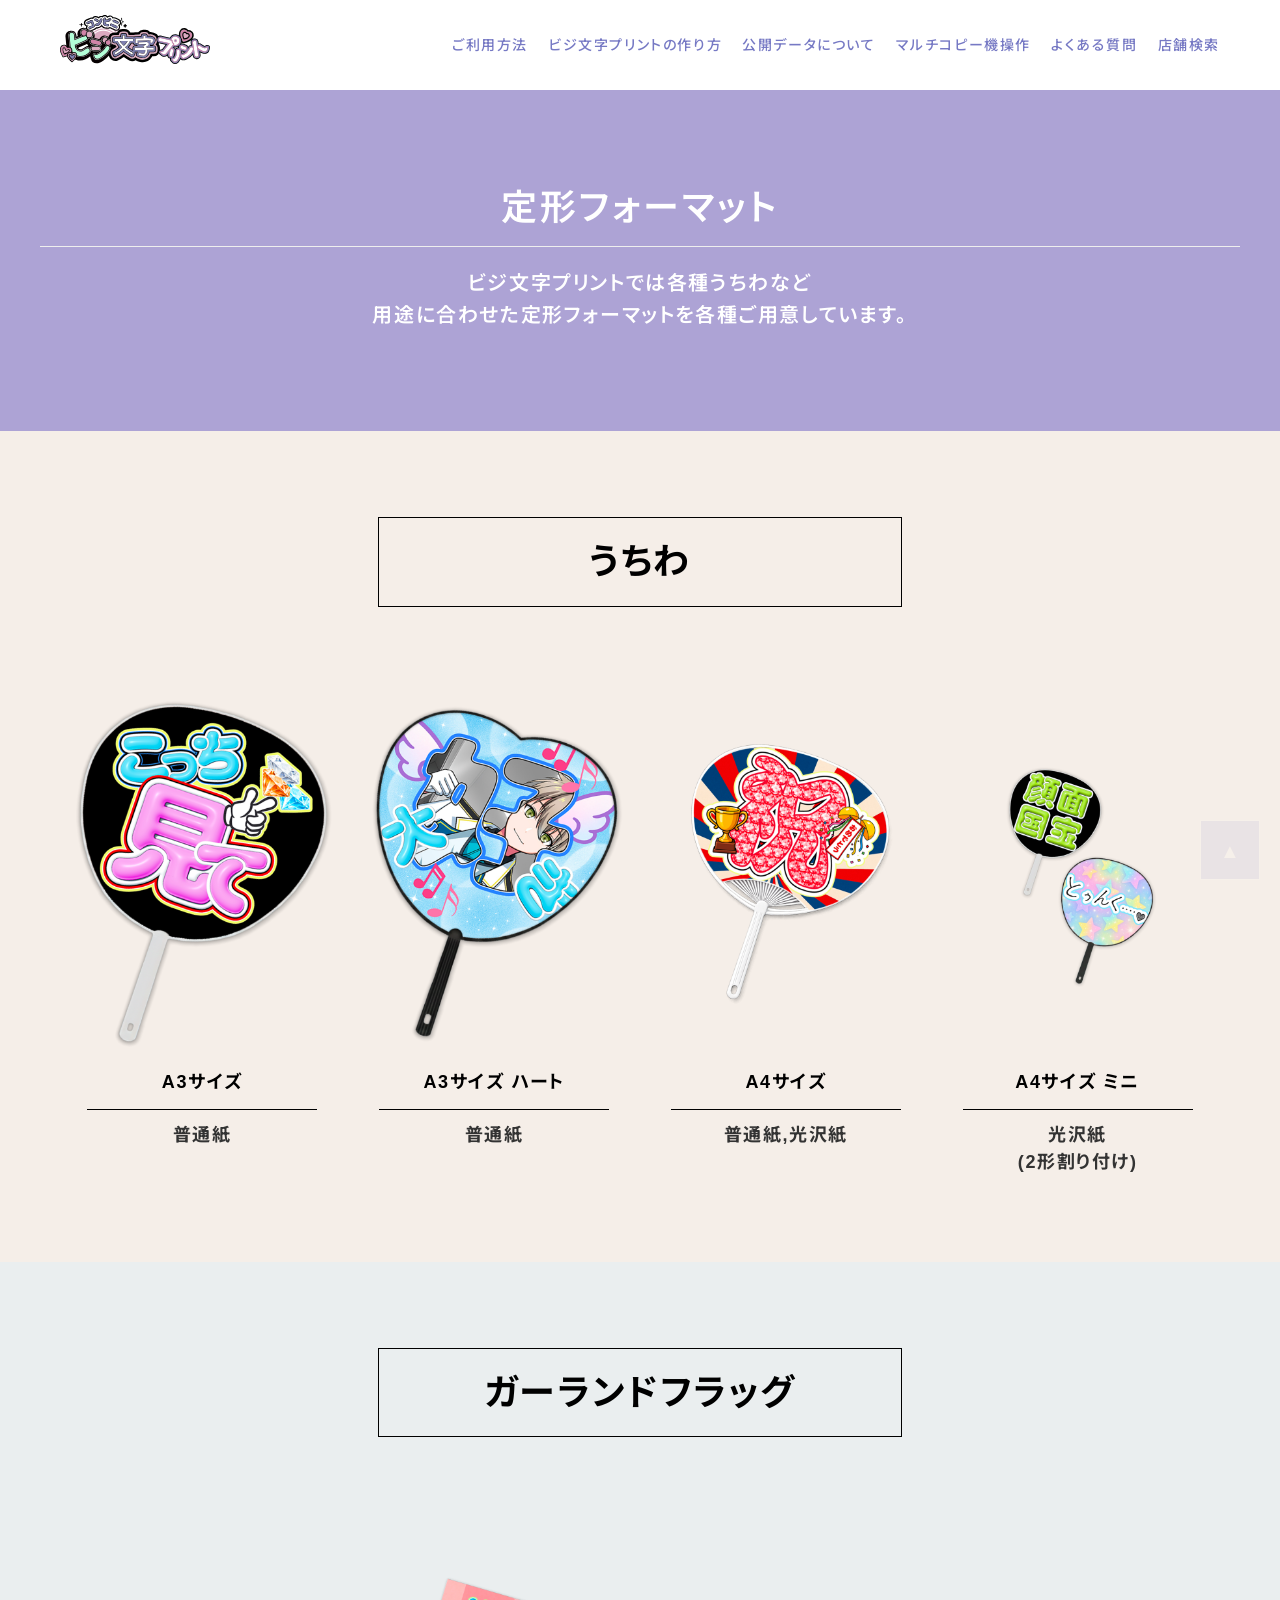
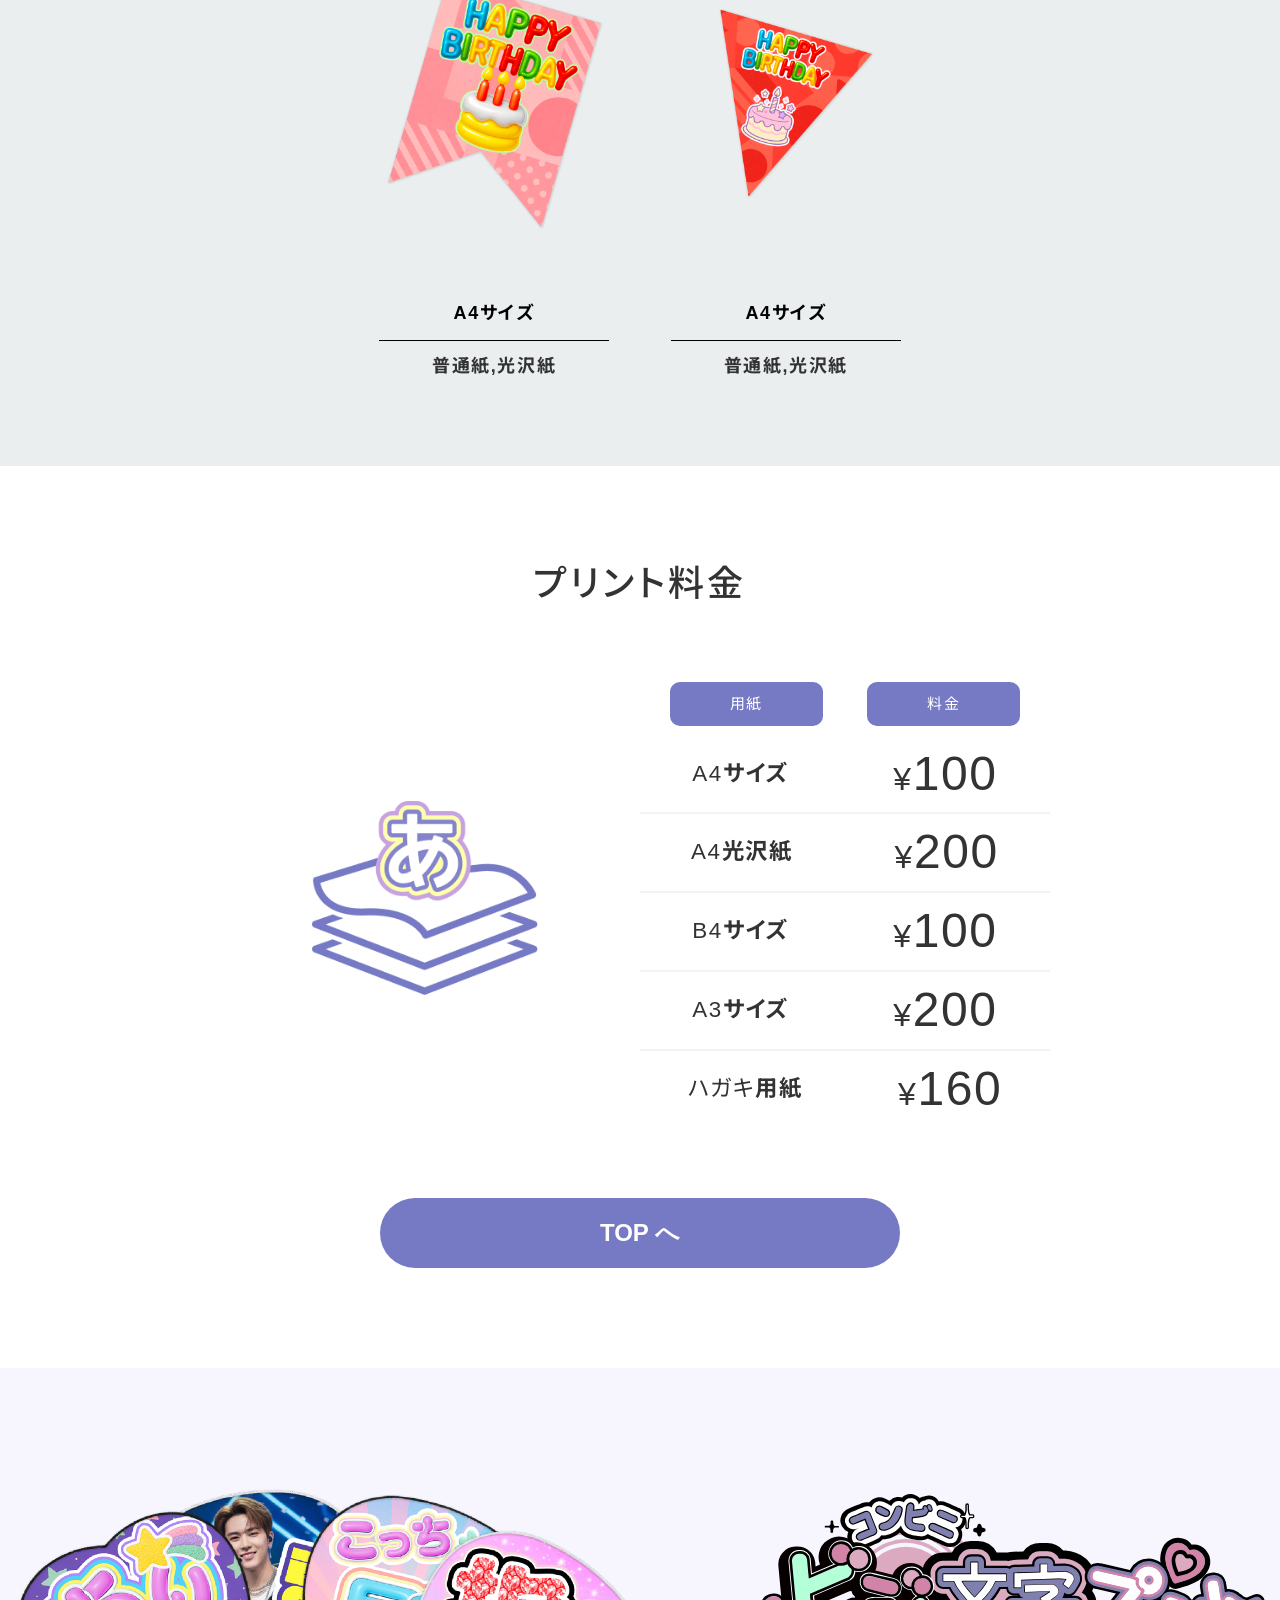
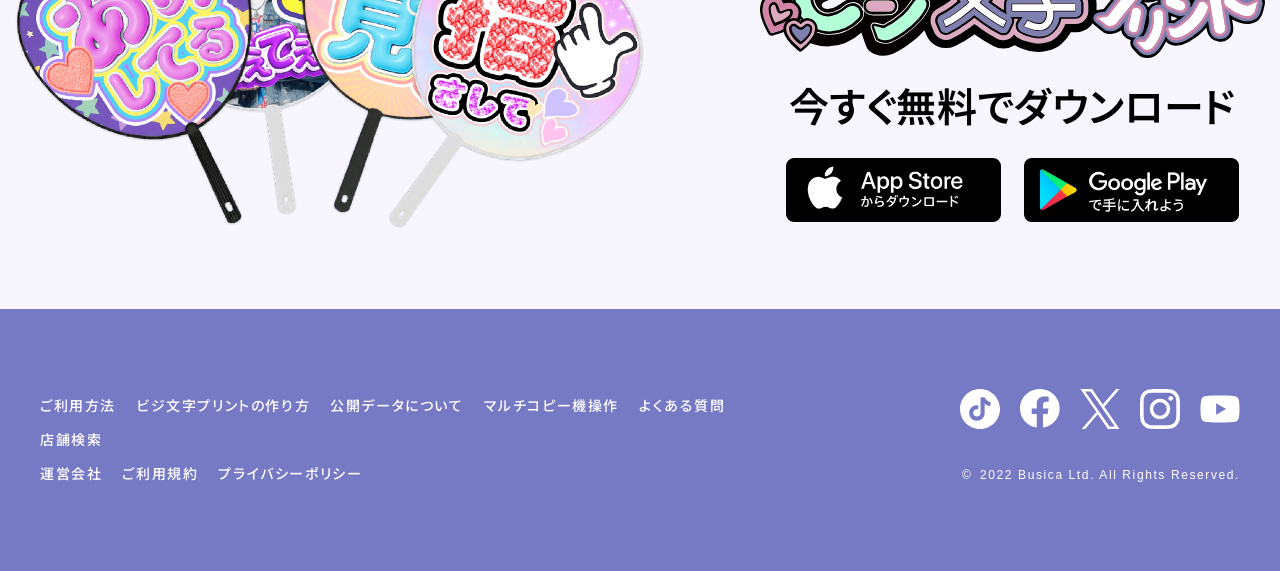
<file: format.html>
<!DOCTYPE html>
<html lang="ja">

<head>
	<!-- Global site tag (gtag.js) - Google Analytics -->
	<script async src="https://www.googletagmanager.com/gtag/js?id=G-2T8357QYMC"></script>
	<script>
		window.dataLayer = window.dataLayer || [];
		function gtag() { dataLayer.push(arguments); }
		gtag('js', new Date());

		gtag('config', 'G-2T8357QYMC');
	</script>
	<meta charset="utf-8">
	<meta http-equiv="X-UA-Compatible" content="IE=edge">
	<meta name="viewport" content="width=device-width, initial-scale=1">
	<meta name="description" content="コンビニビジ文字プリント">
	<meta name="keywords" content="コンビニ,文字,スマホ" />
	<meta name="author" content="Busica Ltd.">
	<meta name="format-detection" content="telephone=no">
	<title>コンビニビジ文字プリント</title>
	<!-- OGP -->
	<meta property="og:site_name" content="コンビニビジ文字プリント">
	<meta property="og:type" content="website">
	<meta property="og:url" content="https://cvs-moji.net/">
	<meta property="og:title" content="コンビニビジ文字プリント">
	<meta property="og:description" content="彩り文字で応援メッセージ">
	<meta property="og:image" content="https://cvs-moji.net/assets/img/ogp.jpg">
	<meta property="og:locale" content="ja_JP">
	<meta name="twitter:card" content="summary_large_image">
	<meta name="twitter:title" content="コンビニビジ文字プリント">
	<meta name="twitter:description" content="彩り文字で応援メッセージ">
	<!-- Bootstrap core CSS -->
	<link href="assets/css/bootstrap.min.css?id=2" rel="stylesheet">
	<!-- IE10 viewport hack for Surface/desktop Windows 8 bug -->
	<link href="assets/css/ie10-viewport-bug-workaround.css" rel="stylesheet">
	<!-- block-grid -->
	<link href="assets/css/block-grid.css" rel="stylesheet" type="text/css">
	<!-- Swiper -->
	<link href="assets/css/swiper.min.css" rel="stylesheet" type="text/css">
	<!-- Fancybox -->
	<link href="assets/css/fancybox.css?=v1" rel="stylesheet" type="text/css">
	<!-- Custom styles -->
	<link href="assets/css/style.css?v=15" rel="stylesheet">
	<!-- IE10 viewport hack for Surface/desktop Windows 8 bug -->
	<script src="assets/js/ie10-viewport-bug-workaround.js"></script>
	<!-- HTML5 shim and Respond.js for IE8 support of HTML5 elements and media queries -->
	<!--[if lt IE 9]>
		<script src="assets/js/html5shiv.min.js"></script>
		<script src="assets/js/respond.min.js"></script>
		<![endif]-->
	<!-- Favicons -->
	<link rel="apple-touch-icon" sizes="180x180" href="assets/img/favicon/apple-touch-icon.png">
	<link rel="icon" type="image/png" sizes="32x32" href="assets/img/favicon/favicon-32x32.png">
	<link rel="icon" type="image/png" sizes="16x16" href="assets/img/favicon/favicon-16x16.png">
	<link rel="manifest" href="assets/img/favicon/site.webmanifest">
	<link rel="mask-icon" href="assets/img/favicon/safari-pinned-tab.svg" color="#5bbad5">
	<meta name="msapplication-TileColor" content="#da532c">
	<meta name="theme-color" content="#ffffff">
	<!-- Loader -->
	<script src="assets/js/pace.min.js"></script>
</head>

<body id="top">

	<!-- Header -->
	<header>
		<div class="hdCmn hd">
			<div class="container">
				<div class="hdCmn_inner">
					<h1 id="logo">
						<a href="index.html">
							<img src="./assets/img/logo.svg" alt="コンビニビジ文字プリント">
						</a>
					</h1>
					<div class="hdBtn" id="hdBtn">
						<div class="hum"><span class="hem"></span><span class="hem"></span></div>
					</div>
					<div class="hdMenu" id="hdMenu">
						<nav>
							<ul>
								<li class="use"><a class="list" href="index.html#usage">ご利用方法</a></li>
								<li class="make"><a class="list" href="feature.html">ビジ文字プリントの作り方</a></li>
								<li class="make"><a class="list" href="opendata_feature.html">公開データについて</a></li>
								<li class="mfp"><a class="list" href="mfp_selector.html">マルチコピー機操作</a></li>
								<li class="faq"><a class="list" href="faq.html">よくある質問</a></li>
								<li class="shop"><a class="list" href="https://networkprint.ne.jp/search_store/map.html">店舗検索</a></li>
							</ul>
						</nav>
					</div>
				</div>
			</div>
		</div>
	</header>

    <!-- Main -->
    <main>
		<section class="pages">
			<div class="page_title">
                <div class="container">
                    <h1>定形フォーマット</h1>
                    <hr />
                    <p>ビジ文字プリントでは各種うちわなど<br />
                    用途に合わせた定形フォーマットを各種ご用意しています。
                    </p>
                </div>
            </div>
			<div class="page_content">
				<div class="format_sec">
					<div class="format_box">
						<h2>うちわ</h2>
						<ul class="format_list">
							<li>
								<div class="format_image">
									<a href="./assets/img/format/a3_uchiwa_l.png" data-fancybox data-type="image" data-caption="印刷データ イメージ"><img class="adjust" src="./assets/img/format/teikei_a3_uchiwa_l.png" alt="印刷データ イメージ" /></a>
								</div>
								<div class="format_size">
									<h3>A3サイズ</h3><p>普通紙</p>
								</div>
							</li>
							<li>
								<div class="format_image">
									<a href="./assets/img/format/a3_uchiwa_hrt.png" data-fancybox data-type="image" data-caption="印刷データ イメージ"><img class="adjust" src="./assets/img/format/teikei_a3_uchiwa_hrt.png" alt="印刷データ イメージ" /></a>
								</div>
								<div class="format_size">
									<h3>A3サイズ ハート</h3><p>普通紙</p>
								</div>
							</li>
							<li>
								<div class="format_image">
									<a href="./assets/img/format/a4_uchiwa_m.png" data-fancybox data-type="image" data-caption="印刷データ イメージ"><img class="adjust" src="./assets/img/format/teikei_a4_uchiwa_m.png" alt="印刷データ イメージ" /></a>
								</div>
								<div class="format_size">
									<h3>A4サイズ</h3><p>普通紙,光沢紙</p>
								</div>
							</li>
							<li>
								<div class="format_image">
									<a href="./assets/img/format/a4_uchiwa_s.jpg" data-fancybox data-type="image" data-caption="印刷データ イメージ"><img class="adjust" src="./assets/img/format/teikei_a4_uchiwa_s.png" alt="印刷データ イメージ" /></a>
								</div>
								<div class="format_size">
									<h3>A4サイズ ミニ</h3><p>光沢紙<br>(2形割り付け)</p>
								</div>
							</li>
						</ul>
					</div>
				</div>
				<div class="format_sec gray">
					<div class="format_box">
						<h2>ガーランドフラッグ</h2>
						<ul class="format_list">
							<li>
								<div class="format_image">
									<a href="./assets/img/format/a4_garland_01.png" data-fancybox data-type="image" data-caption="印刷データ イメージ"><img class="adjust" src="./assets/img/format/teikei_a4_garland_1.png" alt="印刷データ イメージ" /></a>
								</div>
								<div class="format_size">
									<h3>A4サイズ</h3><p>普通紙,光沢紙</p>
								</div>
							</li>
							<li>
								<div class="format_image">
									<a href="./assets/img/format/a4_garland_02.png" data-fancybox data-type="image" data-caption="印刷データ イメージ"><img class="adjust" src="./assets/img/format/teikei_a4_garland_2.png" alt="印刷データ イメージ" /></a>
								</div>
								<div class="format_size">
									<h3>A4サイズ</h3><p>普通紙,光沢紙</p>
								</div>
							</li>
						</ul>
					</div>
				</div>
				<div class="print_price format_adjust">
					<h1 class="only_pc">プリント料金</h1>
					<div class="priceBox_pc format_adjust_02">
						<div class="price_left">
							<div class="price_img">
								<img src="./assets/img/icon_price.png" alt="プリント料金">
							</div>
						</div>
						<div class="price_right">
							<div class="row price_title">
								<h3>用紙</h3>
								<h3>料金</h3>
							</div>
							<div class="flex">
								<p class="print">A4<span>サイズ</span></p>
								<p class="price"><span>¥</span>100</p>
							</div>
							<hr>
							<div class="flex">
								<p class="print">A4<span>光沢紙</span></p>
								<p class="price"><span>¥</span>200</p>
							</div>
							<hr>
							<div class="flex">
								<p class="print">B4<span>サイズ</span></p>
								<p class="price"><span>¥</span>100</p>
							</div>
							<hr>
							<div class="flex">
								<p class="print">A3<span>サイズ</span></p>
								<p class="price"><span>¥</span>200</p>
							</div>
							<hr>
							<div class="flex">
								<p class="print">ハガキ<span>用紙</span></p>
								<p class="price"><span>¥</span>160</p>
							</div>
						</div>
					</div>
					<div class="priceBox_sp">
						<h1>プリント料金</h1>
						<div class="price_sp">
							<div class="row price_title">
								<h3>用紙</h3>
								<h3>料金</h3>
							</div>
							<div class="flex">
								<p class="print">A4<span>サイズ</span></p>
								<p class="price"><span>¥</span>100</p>
							</div>
							<hr>
							<div class="flex">
								<p class="print">A4<span>光沢紙</span></p>
								<p class="price"><span>¥</span>200</p>
							</div>
							<hr>
							<div class="flex">
								<p class="print">B4<span>サイズ</span></p>
								<p class="price"><span>¥</span>100</p>
							</div>
							<hr>
							<div class="flex">
								<p class="print">A3<span>サイズ</span></p>
								<p class="price"><span>¥</span>200</p>
							</div>
							<hr>
							<div class="flex">
								<p class="print">ハガキ<span>用紙</span></p>
								<p class="price"><span>¥</span>160</p>
							</div>
							<hr>
						</div>
						<div class="price_img">
							<img src="./assets/img/icon_price.png" alt="プリント料金">
						</div>
					</div>
					<div class="normal_btn"><a href="index.html">TOP へ</a></div>
				</div>
            </div>
		</section>
	</main>
	<!-- Footer -->
	<footer>
		<div class="ft">
			<section class="ftCmn_dl">
				<div class="ftCmn_dl_flex">
                    <div class="ftImg">
                        <img src="./assets/img/ft_uchiwa.png" alt="">
                    </div>
                    <div class="ftCmn_dl_right">
                        <h1><img src="./assets/img/logo.svg" alt="コンビニビジ文字プリント"></h1>
                        <h2>今すぐ無料でダウンロード</h2>
                        <div class="appLink">
                            <nav>
                                <div class="for_ios" id="for_ios">
                                    <a href="https://itunes.apple.com/jp/app/id1623128722?mt=8" target="_blank">
                                        <img src="assets/img/icon-store-apple.png" alt="App Storeからダウンロード">
                                    </a>
                                </div>
                                <div class="for_android" id="for_android">
                                    <a href="https://play.google.com/store/apps/details?id=com.biz_card.bizimoji" target="_blank">
                                        <img src="assets/img/icon-store-google.png" alt="Google Playで手に入れよう">
                                    </a>
                                </div>
                            </nav>
                        </div>
                    </div>
                </div>
			</section>
		</div>

		<section class="ftCmn_menu">
			<div class="container">
				<div class="ftCmn_menu_inner">
					<div class="ftCmn_menu_left">
						<nav>
							<div class="ftCmn_menu_grv">
								<ul>
									<li><a href="index.html#usage">ご利用方法</a></li>
									<li><a href="feature.html">ビジ文字プリントの作り方</a></li>
									<li><a href="opendata_feature.html">公開データについて</a></li>
									<li><a href="mfp_selector.html">マルチコピー機操作</a></li>
									<li><a href="faq.html">よくある質問</a></li>
									<li><a href="https://networkprint.ne.jp/search_store/map.html">店舗検索</a></li>
								</ul>
								<ul>
									<li><a href="https://www.busica.co.jp/">運営会社</a></li>
									<li><a href="terms.html">ご利用規約</a></li>
									<li><a href="privacy.html">プライバシーポリシー</a></li>
								</ul>
							</div>
						</nav>
					</div>
					<div class="ftCmn_menu_right">
						<nav>
							<div class="ftCmn_menu_sns">
								<ul>
									<li><a href="https://www.tiktok.com/@bijimoji_print" target="_blank"><img
												src="assets/img/icon_sns_tiktok.svg" alt="tiktok"></a></li>
									<li><a href="https://www.facebook.com/bizicard/" target="_blank"><img
												src="assets/img/icon_sns_fb.svg" alt="facebook"></a></li>
									<li><a href="https://twitter.com/BiziCard" target="_blank"><img src="assets/img/icon_sns_tw.svg"
												alt="twitter"></a></li>
									<li><a href="https://www.instagram.com/bizicard/" target="_blank"><img
												src="assets/img/icon_sns_insta.svg" alt="Instagram"></a></li>
									<li><a href="https://www.youtube.com/channel/UCD3DX9gYeNaulynPwZSIlIg" target="_blank"><img
												src="assets/img/icon_sns_youtube.svg" alt="YouTube"></a></li>
								</ul>
							</div>
						</nav>
						<p class="copy">&copy;&ensp;2022 Busica Ltd. All Rights Reserved.</p>
					</div>
				</div>
			</div>
		</section>
	</footer>

	<!-- TOPへ -->
	<div id="page-top"><a href="#top">▲</a></div>


	<!-- jquery -->
	<script src="assets/js/jquery-3.3.1.min.js"></script>
	<!-- bootstrap -->
	<script src="assets/js/bootstrap.min.js"></script>
	<!-- LazyLoad -->
	<script src="assets/js/jquery.lazyload.min.js"></script>
	<!-- SmoothScroll -->
	<script src="assets/js/smoothScroll.js"></script>
	<!-- Fancybox -->
	<script src="assets/js/fancybox.umd.js"></script>
	<!-- Settings -->
	<script src="assets/js/settings.js?v=20201021"></script>

	<script type="text/javascript">
		$(function () {
			let ua = navigator.userAgent;
			//alert(ua);
			var device_type = getParam('device');
			//console.log('device_type: '+device_type);
			if (device_type == "ios" || ua=="BiziMoji_iOSApp") {
				$('.for_android').hide();
				$('.for_ios').removeClass('col-xs-6').addClass('col-xs-12');
			}else{
				$('.for_android').show();
			}
		});

		function getParam(name, url) {
			if (!url) url = window.location.href;
			name = name.replace(/[\[\]]/g, "\\$&");
			var regex = new RegExp("[?&]" + name + "(=([^&#]*)|&|#|$)"),
				results = regex.exec(url);
			if (!results) return null;
			if (!results[2]) return '';
			return decodeURIComponent(results[2].replace(/\+/g, " "));
		}

	</script>
	<script>
      Fancybox.bind("[data-fancybox]", {
        closeButton: true,
      });
    </script>
</body>

</html>
</file>
<file: assets/css/block-grid.css>
[class*="block-grid-"] {
  display: block;
  margin: 0 -15px;
  padding: 0;
}
[class*="block-grid-"]:before,
[class*="block-grid-"]:after {
  content: " ";
  display: table;
}
[class*="block-grid-"]:after {
  clear: both;
}
.block-grid-item {
  display: inline;
  margin: 0;
  padding: 0 15px;
  height: auto;
  float: left;
  list-style: none;
}
.block-grid-xs-1 > .block-grid-item {
  width: 100%;
}
.block-grid-xs-1 > .block-grid-item:nth-of-type(n) {
  clear: none;
}
.block-grid-xs-1 > .block-grid-item:nth-of-type(1n+1) {
  clear: both;
}
.block-grid-xs-2 > .block-grid-item {
  width: 50%;
}
.block-grid-xs-2 > .block-grid-item:nth-of-type(n) {
  clear: none;
}
.block-grid-xs-2 > .block-grid-item:nth-of-type(2n+1) {
  clear: both;
}
.block-grid-xs-3 > .block-grid-item {
  width: 33.333333333333336%;
}
.block-grid-xs-3 > .block-grid-item:nth-of-type(n) {
  clear: none;
}
.block-grid-xs-3 > .block-grid-item:nth-of-type(3n+1) {
  clear: both;
}
.block-grid-xs-4 > .block-grid-item {
  width: 25%;
}
.block-grid-xs-4 > .block-grid-item:nth-of-type(n) {
  clear: none;
}
.block-grid-xs-4 > .block-grid-item:nth-of-type(4n+1) {
  clear: both;
}
.block-grid-xs-5 > .block-grid-item {
  width: 20%;
}
.block-grid-xs-5 > .block-grid-item:nth-of-type(n) {
  clear: none;
}
.block-grid-xs-5 > .block-grid-item:nth-of-type(5n+1) {
  clear: both;
}
.block-grid-xs-6 > .block-grid-item {
  width: 16.666666666666668%;
}
.block-grid-xs-6 > .block-grid-item:nth-of-type(n) {
  clear: none;
}
.block-grid-xs-6 > .block-grid-item:nth-of-type(6n+1) {
  clear: both;
}
.block-grid-xs-7 > .block-grid-item {
  width: 14.285714285714286%;
}
.block-grid-xs-7 > .block-grid-item:nth-of-type(n) {
  clear: none;
}
.block-grid-xs-7 > .block-grid-item:nth-of-type(7n+1) {
  clear: both;
}
.block-grid-xs-8 > .block-grid-item {
  width: 12.5%;
}
.block-grid-xs-8 > .block-grid-item:nth-of-type(n) {
  clear: none;
}
.block-grid-xs-8 > .block-grid-item:nth-of-type(8n+1) {
  clear: both;
}
.block-grid-xs-9 > .block-grid-item {
  width: 11.11111111111111%;
}
.block-grid-xs-9 > .block-grid-item:nth-of-type(n) {
  clear: none;
}
.block-grid-xs-9 > .block-grid-item:nth-of-type(9n+1) {
  clear: both;
}
.block-grid-xs-10 > .block-grid-item {
  width: 10%;
}
.block-grid-xs-10 > .block-grid-item:nth-of-type(n) {
  clear: none;
}
.block-grid-xs-10 > .block-grid-item:nth-of-type(10n+1) {
  clear: both;
}
.block-grid-xs-11 > .block-grid-item {
  width: 9.090909090909092%;
}
.block-grid-xs-11 > .block-grid-item:nth-of-type(n) {
  clear: none;
}
.block-grid-xs-11 > .block-grid-item:nth-of-type(11n+1) {
  clear: both;
}
.block-grid-xs-12 > .block-grid-item {
  width: 8.333333333333334%;
}
.block-grid-xs-12 > .block-grid-item:nth-of-type(n) {
  clear: none;
}
.block-grid-xs-12 > .block-grid-item:nth-of-type(12n+1) {
  clear: both;
}
@media (min-width: 768px) {
  .block-grid-sm-1 > .block-grid-item {
    width: 100%;
  }
  .block-grid-sm-1 > .block-grid-item:nth-of-type(n) {
    clear: none;
  }
  .block-grid-sm-1 > .block-grid-item:nth-of-type(1n+1) {
    clear: both;
  }
  .block-grid-sm-2 > .block-grid-item {
    width: 50%;
  }
  .block-grid-sm-2 > .block-grid-item:nth-of-type(n) {
    clear: none;
  }
  .block-grid-sm-2 > .block-grid-item:nth-of-type(2n+1) {
    clear: both;
  }
  .block-grid-sm-3 > .block-grid-item {
    width: 33.333333333333336%;
  }
  .block-grid-sm-3 > .block-grid-item:nth-of-type(n) {
    clear: none;
  }
  .block-grid-sm-3 > .block-grid-item:nth-of-type(3n+1) {
    clear: both;
  }
  .block-grid-sm-4 > .block-grid-item {
    width: 25%;
  }
  .block-grid-sm-4 > .block-grid-item:nth-of-type(n) {
    clear: none;
  }
  .block-grid-sm-4 > .block-grid-item:nth-of-type(4n+1) {
    clear: both;
  }
  .block-grid-sm-5 > .block-grid-item {
    width: 20%;
  }
  .block-grid-sm-5 > .block-grid-item:nth-of-type(n) {
    clear: none;
  }
  .block-grid-sm-5 > .block-grid-item:nth-of-type(5n+1) {
    clear: both;
  }
  .block-grid-sm-6 > .block-grid-item {
    width: 16.666666666666668%;
  }
  .block-grid-sm-6 > .block-grid-item:nth-of-type(n) {
    clear: none;
  }
  .block-grid-sm-6 > .block-grid-item:nth-of-type(6n+1) {
    clear: both;
  }
  .block-grid-sm-7 > .block-grid-item {
    width: 14.285714285714286%;
  }
  .block-grid-sm-7 > .block-grid-item:nth-of-type(n) {
    clear: none;
  }
  .block-grid-sm-7 > .block-grid-item:nth-of-type(7n+1) {
    clear: both;
  }
  .block-grid-sm-8 > .block-grid-item {
    width: 12.5%;
  }
  .block-grid-sm-8 > .block-grid-item:nth-of-type(n) {
    clear: none;
  }
  .block-grid-sm-8 > .block-grid-item:nth-of-type(8n+1) {
    clear: both;
  }
  .block-grid-sm-9 > .block-grid-item {
    width: 11.11111111111111%;
  }
  .block-grid-sm-9 > .block-grid-item:nth-of-type(n) {
    clear: none;
  }
  .block-grid-sm-9 > .block-grid-item:nth-of-type(9n+1) {
    clear: both;
  }
  .block-grid-sm-10 > .block-grid-item {
    width: 10%;
  }
  .block-grid-sm-10 > .block-grid-item:nth-of-type(n) {
    clear: none;
  }
  .block-grid-sm-10 > .block-grid-item:nth-of-type(10n+1) {
    clear: both;
  }
  .block-grid-sm-11 > .block-grid-item {
    width: 9.090909090909092%;
  }
  .block-grid-sm-11 > .block-grid-item:nth-of-type(n) {
    clear: none;
  }
  .block-grid-sm-11 > .block-grid-item:nth-of-type(11n+1) {
    clear: both;
  }
  .block-grid-sm-12 > .block-grid-item {
    width: 8.333333333333334%;
  }
  .block-grid-sm-12 > .block-grid-item:nth-of-type(n) {
    clear: none;
  }
  .block-grid-sm-12 > .block-grid-item:nth-of-type(12n+1) {
    clear: both;
  }
}
@media (min-width: 992px) {
  .block-grid-md-1 > .block-grid-item {
    width: 100%;
  }
  .block-grid-md-1 > .block-grid-item:nth-of-type(n) {
    clear: none;
  }
  .block-grid-md-1 > .block-grid-item:nth-of-type(1n+1) {
    clear: both;
  }
  .block-grid-md-2 > .block-grid-item {
    width: 50%;
  }
  .block-grid-md-2 > .block-grid-item:nth-of-type(n) {
    clear: none;
  }
  .block-grid-md-2 > .block-grid-item:nth-of-type(2n+1) {
    clear: both;
  }
  .block-grid-md-3 > .block-grid-item {
    width: 33.333333333333336%;
  }
  .block-grid-md-3 > .block-grid-item:nth-of-type(n) {
    clear: none;
  }
  .block-grid-md-3 > .block-grid-item:nth-of-type(3n+1) {
    clear: both;
  }
  .block-grid-md-4 > .block-grid-item {
    width: 25%;
  }
  .block-grid-md-4 > .block-grid-item:nth-of-type(n) {
    clear: none;
  }
  .block-grid-md-4 > .block-grid-item:nth-of-type(4n+1) {
    clear: both;
  }
  .block-grid-md-5 > .block-grid-item {
    width: 20%;
  }
  .block-grid-md-5 > .block-grid-item:nth-of-type(n) {
    clear: none;
  }
  .block-grid-md-5 > .block-grid-item:nth-of-type(5n+1) {
    clear: both;
  }
  .block-grid-md-6 > .block-grid-item {
    width: 16.666666666666668%;
  }
  .block-grid-md-6 > .block-grid-item:nth-of-type(n) {
    clear: none;
  }
  .block-grid-md-6 > .block-grid-item:nth-of-type(6n+1) {
    clear: both;
  }
  .block-grid-md-7 > .block-grid-item {
    width: 14.285714285714286%;
  }
  .block-grid-md-7 > .block-grid-item:nth-of-type(n) {
    clear: none;
  }
  .block-grid-md-7 > .block-grid-item:nth-of-type(7n+1) {
    clear: both;
  }
  .block-grid-md-8 > .block-grid-item {
    width: 12.5%;
  }
  .block-grid-md-8 > .block-grid-item:nth-of-type(n) {
    clear: none;
  }
  .block-grid-md-8 > .block-grid-item:nth-of-type(8n+1) {
    clear: both;
  }
  .block-grid-md-9 > .block-grid-item {
    width: 11.11111111111111%;
  }
  .block-grid-md-9 > .block-grid-item:nth-of-type(n) {
    clear: none;
  }
  .block-grid-md-9 > .block-grid-item:nth-of-type(9n+1) {
    clear: both;
  }
  .block-grid-md-10 > .block-grid-item {
    width: 10%;
  }
  .block-grid-md-10 > .block-grid-item:nth-of-type(n) {
    clear: none;
  }
  .block-grid-md-10 > .block-grid-item:nth-of-type(10n+1) {
    clear: both;
  }
  .block-grid-md-11 > .block-grid-item {
    width: 9.090909090909092%;
  }
  .block-grid-md-11 > .block-grid-item:nth-of-type(n) {
    clear: none;
  }
  .block-grid-md-11 > .block-grid-item:nth-of-type(11n+1) {
    clear: both;
  }
  .block-grid-md-12 > .block-grid-item {
    width: 8.333333333333334%;
  }
  .block-grid-md-12 > .block-grid-item:nth-of-type(n) {
    clear: none;
  }
  .block-grid-md-12 > .block-grid-item:nth-of-type(12n+1) {
    clear: both;
  }
}
@media (min-width: 1200px) {
  .block-grid-lg-1 > .block-grid-item {
    width: 100%;
  }
  .block-grid-lg-1 > .block-grid-item:nth-of-type(n) {
    clear: none;
  }
  .block-grid-lg-1 > .block-grid-item:nth-of-type(1n+1) {
    clear: both;
  }
  .block-grid-lg-2 > .block-grid-item {
    width: 50%;
  }
  .block-grid-lg-2 > .block-grid-item:nth-of-type(n) {
    clear: none;
  }
  .block-grid-lg-2 > .block-grid-item:nth-of-type(2n+1) {
    clear: both;
  }
  .block-grid-lg-3 > .block-grid-item {
    width: 33.333333333333336%;
  }
  .block-grid-lg-3 > .block-grid-item:nth-of-type(n) {
    clear: none;
  }
  .block-grid-lg-3 > .block-grid-item:nth-of-type(3n+1) {
    clear: both;
  }
  .block-grid-lg-4 > .block-grid-item {
    width: 25%;
  }
  .block-grid-lg-4 > .block-grid-item:nth-of-type(n) {
    clear: none;
  }
  .block-grid-lg-4 > .block-grid-item:nth-of-type(4n+1) {
    clear: both;
  }
  .block-grid-lg-5 > .block-grid-item {
    width: 20%;
  }
  .block-grid-lg-5 > .block-grid-item:nth-of-type(n) {
    clear: none;
  }
  .block-grid-lg-5 > .block-grid-item:nth-of-type(5n+1) {
    clear: both;
  }
  .block-grid-lg-6 > .block-grid-item {
    width: 16.666666666666668%;
  }
  .block-grid-lg-6 > .block-grid-item:nth-of-type(n) {
    clear: none;
  }
  .block-grid-lg-6 > .block-grid-item:nth-of-type(6n+1) {
    clear: both;
  }
  .block-grid-lg-7 > .block-grid-item {
    width: 14.285714285714286%;
  }
  .block-grid-lg-7 > .block-grid-item:nth-of-type(n) {
    clear: none;
  }
  .block-grid-lg-7 > .block-grid-item:nth-of-type(7n+1) {
    clear: both;
  }
  .block-grid-lg-8 > .block-grid-item {
    width: 12.5%;
  }
  .block-grid-lg-8 > .block-grid-item:nth-of-type(n) {
    clear: none;
  }
  .block-grid-lg-8 > .block-grid-item:nth-of-type(8n+1) {
    clear: both;
  }
  .block-grid-lg-9 > .block-grid-item {
    width: 11.11111111111111%;
  }
  .block-grid-lg-9 > .block-grid-item:nth-of-type(n) {
    clear: none;
  }
  .block-grid-lg-9 > .block-grid-item:nth-of-type(9n+1) {
    clear: both;
  }
  .block-grid-lg-10 > .block-grid-item {
    width: 10%;
  }
  .block-grid-lg-10 > .block-grid-item:nth-of-type(n) {
    clear: none;
  }
  .block-grid-lg-10 > .block-grid-item:nth-of-type(10n+1) {
    clear: both;
  }
  .block-grid-lg-11 > .block-grid-item {
    width: 9.090909090909092%;
  }
  .block-grid-lg-11 > .block-grid-item:nth-of-type(n) {
    clear: none;
  }
  .block-grid-lg-11 > .block-grid-item:nth-of-type(11n+1) {
    clear: both;
  }
  .block-grid-lg-12 > .block-grid-item {
    width: 8.333333333333334%;
  }
  .block-grid-lg-12 > .block-grid-item:nth-of-type(n) {
    clear: none;
  }
  .block-grid-lg-12 > .block-grid-item:nth-of-type(12n+1) {
    clear: both;
  }
}
</file>
<file: assets/css/style.css>
@charset "UTF-8";
@import url("https://fonts.googleapis.com/css2?family=Noto+Sans+JP:wght@400;500;700&display=swap");
/* -------- Base Font Family -------- */
/* -------- Base Font Size -------- */
/* -------- Base Color -------- */
/* -------- Font -------- */
/* -------- Btn -------- */
/* -------- トリミング正方形 -------- */
/* 縦横にフィット */
/* 縦横長いほうに合わせる */
/* 横幅いっぱいに合わせる */
/* -------- Border -------- */
html {
  font-size: 100%; /* 16px（16pt） */
}

body {
  word-wrap: break-word;
  font-size: 100%;
  -webkit-font-smoothing: antialiased;
  -moz-osx-font-smoothing: grayscale;
  font-feature-settings: "palt" 1;
  background-color: #fff;
}
body.openModal {
  overflow: hidden;
}
body.openModal header .hdCmn {
  background-color: #fff;
}
body.for_app {
  background-color: #fff;
}

h1, h2, h3, h4, h5, h6, p, ul li, ol li, dl dt, dl dd, label, tr th, tr td, button, time, label, input, option, select, textarea {
  font-family: "Helvetica Neue", Helvetica, "Noto Sans JP", sans-serif;
  letter-spacing: 0.1rem;
  line-height: 1.6;
  font-weight: 400;
  margin: 0;
  padding: 0;
  color: #333;
  list-style: none;
  outline: 0;
  font-size: 15px;
}
@media (max-width: 1062px) {
  h1, h2, h3, h4, h5, h6, p, ul li, ol li, dl dt, dl dd, label, tr th, tr td, button, time, label, input, option, select, textarea {
    font-size: 14px;
  }
}

div {
  line-height: 0;
}

ul, dl {
  margin: 0;
  padding: 0;
}

a {
  backface-visibility: hidden;
  transition-property: color;
  transition: all 0.2s;
  color: #333;
  outline: none;
}
a:hover {
  cursor: pointer;
  text-decoration: none;
  color: #333;
}
a:active {
  text-decoration: none;
}
a:focus {
  text-decoration: none;
}
a img {
  transition: all 0.2s;
  backface-visibility: hidden;
  transition-property: opacity;
  opacity: 1;
  border: none;
  outline: none;
  padding: 0;
}
a img:hover {
  opacity: 0.9;
  cursor: pointer;
}
a p {
  backface-visibility: hidden;
}

img {
  color: #ffffff;
  border: none;
  width: 100%;
}
img.img-bd {
  border: solid 1px #ccc;
}

.mb30 {
  margin-bottom: 30px !important;
}

.sm-txt {
  font-size: 0.8em !important;
}

.clearfix::after {
  content: "";
  display: block;
  clear: both;
}

/* -------- Boot Strap OverWrite -------- */
.container {
  padding-right: 40px;
  padding-left: 40px;
  margin-right: auto;
  margin-left: auto;
}
@media (min-width: 1500px) {
  .container {
    max-width: 1280px;
  }
}
@media (max-width: 1499px) {
  .container {
    width: 100%;
  }
}
@media (max-width: 1062px) {
  .container {
    width: 100%;
    padding-right: 16px;
    padding-left: 16px;
  }
}

.row {
  line-height: 0;
  transition: all 0.4s;
}

.col-lg-1, .col-lg-10, .col-lg-11, .col-lg-12, .col-lg-2, .col-lg-3, .col-lg-4, .col-lg-5, .col-lg-6, .col-lg-7, .col-lg-8, .col-lg-9, .col-md-1, .col-md-10, .col-md-11, .col-md-12, .col-md-2, .col-md-3, .col-md-4, .col-md-5, .col-md-6, .col-md-7, .col-md-8, .col-md-9, .col-sm-1, .col-sm-10, .col-sm-11, .col-sm-12, .col-sm-2, .col-sm-3, .col-sm-4, .col-sm-5, .col-sm-6, .col-sm-7, .col-sm-8, .col-sm-9, .col-xs-1, .col-xs-10, .col-xs-11, .col-xs-12, .col-xs-2, .col-xs-3, .col-xs-4, .col-xs-5, .col-xs-6, .col-xs-7, .col-xs-8, .col-xs-9 {
  padding-right: 20px;
  padding-left: 20px;
  transition: all 0.4s;
}
@media (max-width: 1062px) {
  .col-lg-1, .col-lg-10, .col-lg-11, .col-lg-12, .col-lg-2, .col-lg-3, .col-lg-4, .col-lg-5, .col-lg-6, .col-lg-7, .col-lg-8, .col-lg-9, .col-md-1, .col-md-10, .col-md-11, .col-md-12, .col-md-2, .col-md-3, .col-md-4, .col-md-5, .col-md-6, .col-md-7, .col-md-8, .col-md-9, .col-sm-1, .col-sm-10, .col-sm-11, .col-sm-12, .col-sm-2, .col-sm-3, .col-sm-4, .col-sm-5, .col-sm-6, .col-sm-7, .col-sm-8, .col-sm-9, .col-xs-1, .col-xs-10, .col-xs-11, .col-xs-12, .col-xs-2, .col-xs-3, .col-xs-4, .col-xs-5, .col-xs-6, .col-xs-7, .col-xs-8, .col-xs-9 {
    padding-right: 8px;
    padding-left: 8px;
  }
}

.block-grid-item {
  display: inline;
  margin: 0;
  padding: 0 20px;
  height: auto;
  list-style: none;
}
@media (max-width: 1062px) {
  .block-grid-item {
    padding: 0 8px;
  }
}

.bg_white {
  background-color: #fff !important;
}

/* -------- Loading -------- */
#loader {
  position: fixed;
  top: 0;
  left: 0;
  right: 0;
  bottom: 0;
  background: #fff;
  z-index: 999999;
}

/* -------- //Boot Strap OverWrite -------- */
header {
  width: 100%;
  height: auto;
  float: left;
  position: fixed;
  z-index: 3;
}
header.hdTop {
  transition: all 0.4s;
  margin-top: -80px;
}
@media (max-width: 1062px) {
  header.hdTop {
    margin-top: 0;
  }
  header.hdTop .hdCmn {
    background: none;
  }
  header.hdTop .hdCmn .hdCmn_inner h1 {
    opacity: 0;
  }
}
header.hdTopShow {
  margin-top: 0px;
}

main {
  width: 100%;
  height: auto;
  float: left;
  position: relative;
  z-index: 2;
}

footer {
  width: 100%;
  height: auto;
  float: left;
  position: relative;
  z-index: 1;
}

/* -------- Header -------- */
.hd {
  background-color: #fff;
}
.hd .hdCmn_inner h1 {
  display: initial !important;
}
.hd .hdCmn_inner .list {
  color: #7679c4 !important;
}
.hd .hdCmn_inner .hem {
  background-color: #7679c4 !important;
}

.hdCmn {
  transition: all 0.6s;
  padding: 20px;
  height: 90px;
}
@media (max-width: 1062px) {
  .hdCmn {
    transition: all 0.4s;
    padding: 10px;
    height: 60px;
  }
}
.hdCmn.fixedHd {
  box-shadow: 0px 2px 3px 0 rgba(0, 0, 0, 0.2);
  background-color: #fff;
}
.hdCmn.fixedHd .hdCmn_inner h1 {
  display: initial;
}
.hdCmn .hdCmn_inner {
  transition: all 0.4s;
  width: 100%;
  float: left;
  position: relative;
}
.hdCmn .hdCmn_inner h1 {
  transition: all 0.4s;
  display: none;
}
.hdCmn .hdCmn_inner h1 img {
  width: 150px;
  margin-top: -5px;
}
.hdCmn .hdCmn_inner h1.active {
  display: initial;
}
.hdCmn .hdCmn_inner .hdMenu {
  transition: all 0.2s;
  width: auto;
  float: right;
}
@media (max-width: 1062px) {
  .hdCmn .hdCmn_inner .hdMenu {
    z-index: 99999;
    position: fixed;
    visibility: hidden;
    background-color: #7679c4;
    overflow-y: scroll;
    top: 60px;
    left: 0;
    right: 0;
    bottom: 0;
  }
}
.hdCmn .hdCmn_inner .hdMenu.active {
  visibility: visible;
}
.hdCmn .hdCmn_inner .hdMenu.active .list {
  color: #fff !important;
}
.hdCmn .hdCmn_inner .hdMenu ul li {
  float: left;
  height: 50px;
  line-height: 50px;
  text-align: center;
  font-size: 14px;
  font-weight: 500;
  margin-right: 20px;
}
.hdCmn .hdCmn_inner .hdMenu ul li:last-child {
  margin: 0;
}
@media (max-width: 1062px) {
  .hdCmn .hdCmn_inner .hdMenu ul li {
    font-size: 16px;
    height: auto;
    line-height: 60px;
    height: 60px;
    margin: 0;
    width: 100%;
    border-bottom: solid 1px #fff;
    padding-left: 60px;
    background-size: 28px;
    background-position: left 16px center;
    background-repeat: no-repeat;
    text-align: left;
  }
  .hdCmn .hdCmn_inner .hdMenu ul li.use {
    display: none;
  }
  .hdCmn .hdCmn_inner .hdMenu ul li.make {
    background-image: url(../img/icon_menu_use.svg);
  }
  .hdCmn .hdCmn_inner .hdMenu ul li.mfp {
    background-image: url(../img/icon_menu_mfp.svg);
  }
  .hdCmn .hdCmn_inner .hdMenu ul li.faq {
    background-image: url(../img/icon_menu_faq.svg);
  }
  .hdCmn .hdCmn_inner .hdMenu ul li.shop {
    background-image: url(../img/icon_menu_shop.svg);
  }
  .hdCmn .hdCmn_inner .hdMenu ul li:last-child {
    margin: 0;
  }
}
.hdCmn .hdCmn_inner .hdMenu ul li a {
  color: #333;
  display: inline-block;
  position: relative;
}
@media (max-width: 1062px) {
  .hdCmn .hdCmn_inner .hdMenu ul li a {
    display: block;
  }
}
.hdCmn .hdCmn_inner .hdMenu ul li a::after {
  display: none;
  transition: all 0.2s;
  content: "";
  position: absolute;
  bottom: 10px;
  left: 0;
  right: 0;
  width: 100%;
  height: 1px;
  background-color: #fff;
}
@media (max-width: 1062px) {
  .hdCmn .hdCmn_inner .hdMenu ul li a::after {
    content: none;
  }
}
.hdCmn .hdCmn_inner .hdMenu ul li a:hover {
  opacity: 0.5;
}
.hdCmn .hdCmn_inner .hdMenu ul li.current a::after {
  opacity: 1;
}
.hdCmn .hdCmn_inner .hdBtn {
  display: none;
  position: fixed;
  width: 60px;
  height: 60px;
  transition: all 0.4s;
  box-sizing: border-box;
  z-index: 6;
  top: 0;
  right: 0;
  padding: 8px 8px;
}
@media (max-width: 1062px) {
  .hdCmn .hdCmn_inner .hdBtn {
    display: initial;
  }
}
.hdCmn .hdCmn_inner .hdBtn .hum {
  width: 100%;
  height: 100%;
  float: left;
  position: relative;
  background: #000;
  border-radius: 50%;
}
.hdCmn .hdCmn_inner .hdBtn span {
  display: inline-block;
  transition: all 0.15s;
  box-sizing: border-box;
  position: absolute;
  left: 28%;
  width: 20px;
  height: 2px;
  background-color: #fff;
  border-radius: 2px;
}
.hdCmn .hdCmn_inner .hdBtn span:first-child {
  top: 16px;
}
.hdCmn .hdCmn_inner .hdBtn span:nth-of-type(2) {
  top: 26px;
}
.hdCmn .hdCmn_inner .hdBtn.active {
  z-index: 9999;
}
.hdCmn .hdCmn_inner .hdBtn.active .hem {
  background-color: #fff !important;
}
.hdCmn .hdCmn_inner .hdBtn.active span:nth-of-type(1) {
  transform: translateY(-8px) rotate(-45deg);
  top: 28px;
}
.hdCmn .hdCmn_inner .hdBtn.active span:nth-of-type(2) {
  transform: translateY(-10px) rotate(45deg);
  top: 30px;
}
.hdCmn .hdCmn_inner .hdBtn:hover {
  cursor: pointer;
}

/* -------- Footer -------- */
footer .ft .ftCmn_dl {
  width: 100%;
  background-color: #F7F6FF;
  padding: 120px 15px 80px;
}
@media (max-width: 1062px) {
  footer .ft .ftCmn_dl {
    padding: 80px 15px 60px;
  }
}
@media (max-width: 540px) {
  footer .ft .ftCmn_dl {
    padding: 40px 15px 40px;
  }
}
footer .ft .ftCmn_dl_flex {
  max-width: 1260px;
  margin: 0 auto;
  display: flex;
  justify-content: space-between;
  align-items: center;
}
@media (max-width: 1240px) {
  footer .ft .ftCmn_dl_flex {
    padding: 0 40px;
  }
}
@media (max-width: 880px) {
  footer .ft .ftCmn_dl_flex {
    padding: 0 20px;
  }
}
@media (max-width: 540px) {
  footer .ft .ftCmn_dl_flex {
    flex-flow: column;
    flex-direction: column-reverse;
    padding: 0 0;
  }
}
footer .ft .ftCmn_dl_flex .ftCmn_dl_right h1 {
  width: 505px;
}
@media (max-width: 1240px) {
  footer .ft .ftCmn_dl_flex .ftCmn_dl_right h1 {
    width: 460px;
  }
}
@media (max-width: 1000px) {
  footer .ft .ftCmn_dl_flex .ftCmn_dl_right h1 {
    width: 400px;
  }
}
@media (max-width: 880px) {
  footer .ft .ftCmn_dl_flex .ftCmn_dl_right h1 {
    width: 340px;
  }
}
@media (max-width: 760px) {
  footer .ft .ftCmn_dl_flex .ftCmn_dl_right h1 {
    margin: 0 auto;
    width: 280px;
  }
}
@media (max-width: 660px) {
  footer .ft .ftCmn_dl_flex .ftCmn_dl_right h1 {
    margin: 0 auto;
    width: 230px;
  }
}
@media (max-width: 540px) {
  footer .ft .ftCmn_dl_flex .ftCmn_dl_right h1 {
    width: 340px;
  }
}
@media (max-width: 420px) {
  footer .ft .ftCmn_dl_flex .ftCmn_dl_right h1 {
    width: 290px;
  }
}
footer .ft .ftCmn_dl_flex .ftCmn_dl_right h2 {
  color: #000;
  margin: 30px 0 30px;
  font-size: 2.5rem;
  text-align: center;
  font-weight: 600;
  letter-spacing: 0.025rem;
  line-height: 1;
}
@media (max-width: 1240px) {
  footer .ft .ftCmn_dl_flex .ftCmn_dl_right h2 {
    font-size: 1.6rem;
  }
}
@media (max-width: 880px) {
  footer .ft .ftCmn_dl_flex .ftCmn_dl_right h2 {
    font-size: 1.4rem;
  }
}
@media (max-width: 690px) {
  footer .ft .ftCmn_dl_flex .ftCmn_dl_right h2 {
    font-size: 1rem;
    margin: 20px 0 20px;
  }
}
@media (max-width: 540px) {
  footer .ft .ftCmn_dl_flex .ftCmn_dl_right h2 {
    font-size: 1.5rem;
  }
}
footer .ft .ftCmn_dl_flex .ftCmn_dl_right .appLink {
  width: 100%;
  max-width: 500px;
  margin: 0 auto;
}
@media (max-width: 1240px) {
  footer .ft .ftCmn_dl_flex .ftCmn_dl_right .appLink {
    max-width: 320px;
  }
}
@media (max-width: 540px) {
  footer .ft .ftCmn_dl_flex .ftCmn_dl_right .appLink {
    max-width: 360px;
  }
}
footer .ft .ftCmn_dl_flex .ftCmn_dl_right .appLink nav {
  display: flex;
  justify-content: space-evenly;
  transition: all 0.4s;
}
footer .ft .ftCmn_dl_flex .ftCmn_dl_right .appLink nav .for_ios {
  width: 43%;
}
footer .ft .ftCmn_dl_flex .ftCmn_dl_right .appLink nav .for_android {
  width: 43%;
}
footer .ft .ftCmn_dl_flex .ftImg {
  width: 650px;
  padding-right: 20px;
}
@media (max-width: 1240px) {
  footer .ft .ftCmn_dl_flex .ftImg {
    width: 560px;
  }
}
@media (max-width: 880px) {
  footer .ft .ftCmn_dl_flex .ftImg {
    width: 400px;
  }
}
@media (max-width: 540px) {
  footer .ft .ftCmn_dl_flex .ftImg {
    margin-top: 2.5rem;
    width: 90%;
  }
}
footer .ftCmn_menu {
  background-color: #7679c4;
  padding: 70px 0 90px;
}
@media (max-width: 1062px) {
  footer .ftCmn_menu {
    padding: 70px 0 50px;
  }
}
@media (max-width: 767px) {
  footer .ftCmn_menu {
    padding: 40px 0;
  }
}
footer .ftCmn_menu .ftCmn_menu_inner {
  display: table;
  position: relative;
  width: 100%;
}
footer .ftCmn_menu .ftCmn_menu_inner .ftCmn_menu_left {
  width: 60%;
  display: table-cell;
  vertical-align: bottom;
}
@media (max-width: 767px) {
  footer .ftCmn_menu .ftCmn_menu_inner .ftCmn_menu_left {
    display: block;
    width: 100%;
  }
}
footer .ftCmn_menu .ftCmn_menu_inner .ftCmn_menu_right {
  width: 40%;
  display: table-cell;
  vertical-align: bottom;
}
@media (max-width: 1062px) {
  footer .ftCmn_menu .ftCmn_menu_inner .ftCmn_menu_right {
    display: block;
    width: 100%;
  }
}
footer .ftCmn_menu h1 {
  margin-bottom: 10px;
}
footer .ftCmn_menu h1 img {
  width: 250px;
}
@media (max-width: 1062px) {
  footer .ftCmn_menu h1 {
    display: none;
  }
}
footer .ftCmn_menu .ftCmn_menu_grv {
  width: 100%;
}
@media (max-width: 1062px) {
  footer .ftCmn_menu .ftCmn_menu_grv {
    margin-bottom: 20px;
  }
}
footer .ftCmn_menu .ftCmn_menu_grv ul {
  display: inline-block;
  width: 100%;
}
footer .ftCmn_menu .ftCmn_menu_grv ul:last-of-type {
  margin-bottom: 0;
}
@media (max-width: 1062px) {
  footer .ftCmn_menu .ftCmn_menu_grv ul {
    width: 100%;
  }
}
footer .ftCmn_menu .ftCmn_menu_grv ul li {
  float: left;
  font-weight: 500;
  line-height: 1;
  margin-right: 20px;
  margin-top: 20px;
  font-size: 14px;
}
@media (max-width: 1062px) {
  footer .ftCmn_menu .ftCmn_menu_grv ul li {
    width: 100%;
    float: none;
    border: none;
    border-left: solid 2px #fff;
    padding: 0 0 0 16px;
    text-align: left;
    margin-bottom: 20px;
    margin-top: 0;
  }
}
footer .ftCmn_menu .ftCmn_menu_grv ul li:last-child {
  margin-right: 0;
}
footer .ftCmn_menu .ftCmn_menu_grv ul li a {
  color: #fff;
}
footer .ftCmn_menu .ftCmn_menu_grv ul li a:hover {
  text-decoration: underline;
}
footer .ftCmn_menu .ftCmn_menu_grv ul li.dropdown.open ul.dropdown-menu {
  display: block;
}
footer .ftCmn_menu .ftCmn_menu_grv ul li.dropdown ul.dropdown-menu {
  display: none;
  right: 0;
  left: auto;
  background-color: #fff;
  padding: 22px 20px;
  min-width: 150px;
  top: -100px;
  height: auto;
}
@media (max-width: 1062px) {
  footer .ftCmn_menu .ftCmn_menu_grv ul li.dropdown ul.dropdown-menu {
    top: 20px;
    left: 14px;
    width: calc(100% - 20px);
  }
}
footer .ftCmn_menu .ftCmn_menu_grv ul li.dropdown ul.dropdown-menu li {
  margin: 0 0 20px 0;
  padding: 0;
  line-height: 1;
  height: auto;
  width: 100%;
  text-align: left;
  font-weight: 600;
}
@media (max-width: 1062px) {
  footer .ftCmn_menu .ftCmn_menu_grv ul li.dropdown ul.dropdown-menu li {
    border: none;
  }
}
footer .ftCmn_menu .ftCmn_menu_grv ul li.dropdown ul.dropdown-menu li:last-child {
  margin-bottom: 0;
}
footer .ftCmn_menu .ftCmn_menu_grv ul li.dropdown ul.dropdown-menu li a {
  color: #374e9c;
  display: block;
  padding: 0;
  font-weight: 500;
}
footer .ftCmn_menu .ftCmn_menu_grv ul li.dropdown ul.dropdown-menu li a::after {
  display: none;
}
footer .ftCmn_menu .ftCmn_menu_grv ul li.dropdown ul.dropdown-menu li a:hover {
  background: none;
  text-decoration: underline;
}
footer .ftCmn_menu .ftCmn_menu_sns {
  width: 100%;
  text-align: right;
  margin-bottom: 40px;
}
@media (max-width: 1062px) {
  footer .ftCmn_menu .ftCmn_menu_sns {
    text-align: center;
    margin-bottom: 40px;
  }
}
@media (max-width: 540px) {
  footer .ftCmn_menu .ftCmn_menu_sns {
    margin-top: 40px;
    margin-bottom: 60px;
  }
}
footer .ftCmn_menu .ftCmn_menu_sns ul {
  display: inline-block;
}
footer .ftCmn_menu .ftCmn_menu_sns ul li {
  float: left;
  margin-right: 20px;
  width: 40px;
}
@media (max-width: 540px) {
  footer .ftCmn_menu .ftCmn_menu_sns ul li {
    margin-right: 30px;
  }
}
footer .ftCmn_menu .ftCmn_menu_sns ul li:last-child {
  margin: 0;
}
footer .ftCmn_menu .ftCmn_menu_sns ul li img {
  width: 100%;
}
footer .copy {
  font-size: 12px;
  font-weight: 500;
  color: #fff;
  text-align: right;
  line-height: 1;
}
@media (max-width: 1062px) {
  footer .copy {
    text-align: center;
  }
}
@media (max-width: 540px) {
  footer .copy {
    font-size: 15px;
  }
}

/*--------------トップページ-----------------*/
.hero {
  /*--------------pc-----------------*/
}
.hero .hero_pc {
  background-image: url(../img/hero_bg_pc_tab.jpg);
  background-position: 50% 19%;
  background-size: cover;
  margin-bottom: 80px;
  padding: 100px 0 30px 0;
}
@media (max-width: 1062px) {
  .hero .hero_pc {
    padding: 100px 0 60px 0;
  }
}
@media (max-width: 780px) {
  .hero .hero_pc {
    display: none;
  }
}
.hero .hero_pc .top_flex {
  display: flex;
  align-items: center;
  justify-content: space-between;
}
@media (max-width: 1062px) {
  .hero .hero_pc .top_flex {
    justify-content: space-around;
  }
}
.hero .hero_pc .top_flex .flex_wd {
  width: 45%;
}
@media (max-width: 1062px) {
  .hero .hero_pc .top_flex .flex_wd {
    width: 41%;
  }
}
.hero .hero_pc .top_flex .uchiwa_box {
  width: 50%;
}
@media (max-width: 1062px) {
  .hero .hero_pc .top_flex .uchiwa_box {
    width: 45%;
  }
}
.hero .hero_pc .top_flex h1 {
  margin-top: 10px;
  margin-bottom: 40px;
}
@media (max-width: 1062px) {
  .hero .hero_pc .top_flex h1 {
    margin: 10px auto 30px;
    text-align: center;
  }
}
.hero .hero_pc .top_flex h1 img {
  display: inline-block;
}
.hero .hero_pc .top_flex .txt_catch {
  color: #fff;
  font-size: 3.5rem;
  font-weight: 600;
  letter-spacing: 0.5rem;
  line-height: 1.5;
  margin-bottom: 50px;
  max-width: 480px;
  text-align: left;
}
.hero .hero_pc .top_flex .appLink {
  width: 100%;
  margin-bottom: 50px;
}
@media (max-width: 1062px) {
  .hero .hero_pc .top_flex .appLink {
    margin-bottom: 30px;
  }
}
.hero .hero_pc .top_flex .appLink nav {
  display: flex;
  justify-content: space-evenly;
  transition: all 0.4s;
  gap: 35px;
}
.hero .hero_pc .top_flex .appLink nav .for_ios {
  width: 50%;
}
.hero .hero_pc .top_flex .appLink nav .for_android {
  width: 50%;
}
.hero .hero_pc .top_flex .txt {
  font-weight: bold;
  line-height: 2.1;
  color: #fff;
  padding: 60px 0 60px;
  font-size: 18px;
}
@media (min-width: 1500px) {
  .hero .hero_pc .top_flex .txt {
    margin-right: -40px;
  }
}
@media (max-width: 1062px) {
  .hero .hero_pc .top_flex .txt {
    font-size: 16px;
    max-width: 100%;
  }
}
.hero .hero_pc .top_flex .service_box {
  background-color: #fff;
  border-radius: 10px;
  padding: 20px 15px 30px 15px;
  text-align: center;
}
.hero .hero_pc .top_flex .service_box .service_txt {
  color: #333;
  font-size: 16px;
  font-weight: bold;
  border-bottom: #333 1px solid;
  padding: 0 0 15px 0;
  margin: 0 0 20px 0;
}
.hero {
  /*--------------sp-----------------*/
}
.hero .hero_sp {
  display: none;
  max-width: 100%;
}
@media (max-width: 780px) {
  .hero .hero_sp {
    display: block;
  }
}
.hero .hero_sp .hero_sp_top {
  background-image: url(../img/hero_bg_sp.jpg);
  background-position: left 50% bottom;
  background-size: cover;
  padding: 60px 24px 20px 24px;
}
.hero .hero_sp .hero_sp_top .catch_img {
  text-align: center;
}
.hero .hero_sp .hero_sp_top .catch_img img {
  max-width: 80%;
}
@media (max-width: 540px) {
  .hero .hero_sp .hero_sp_top .catch_img img {
    max-width: 19rem;
  }
}
.hero .hero_sp .hero_sp_top h1 {
  text-align: center;
  margin: 30px 0;
}
@media (max-width: 540px) {
  .hero .hero_sp .hero_sp_top h1 {
    margin: 10px 0 20px 0;
  }
}
.hero .hero_sp .hero_sp_top h1 img {
  display: inline-block;
  max-width: 80%;
}
@media (max-width: 540px) {
  .hero .hero_sp .hero_sp_top h1 img {
    max-width: 21.25rem;
  }
}
.hero .hero_sp .hero_sp_top .uchiwa_box {
  text-align: center;
  margin: 0 auto;
  max-width: 80%;
}
@media (max-width: 540px) {
  .hero .hero_sp .hero_sp_top .uchiwa_box {
    max-width: 480px;
  }
}
.hero .hero_sp .hero_sp_top .txt_catch {
  color: #fff;
  font-size: 2rem;
  font-weight: 600;
  letter-spacing: 0.5rem;
  line-height: 1.5;
  max-width: 480px;
  text-align: left;
  margin-top: 240px;
  margin-left: 10px;
  padding-top: 60px;
  text-align: left;
}
.hero .hero_sp .hero_sp_top .txt_catch img {
  display: inline-block;
  width: 100%;
}
@media (max-width: 374px) {
  .hero .hero_sp .hero_sp_top .txt_catch img {
    max-width: 100%;
  }
}
.hero .hero_sp .appLink {
  width: 100%;
  margin: 10px 0 30px 0;
}
.hero .hero_sp .appLink nav {
  display: flex;
  justify-content: space-evenly;
  transition: all 0.4s;
  gap: 25px;
}
.hero .hero_sp .appLink nav .for_ios {
  width: 50%;
}
.hero .hero_sp .appLink nav .for_android {
  width: 50%;
}
.hero .hero_sp .service_box {
  background-color: #fff;
  border-radius: 10px;
  padding: 20px 20px 0 20px;
  text-align: center;
}
.hero .hero_sp .service_box .service_txt {
  color: #333;
  font-size: 16px;
  font-weight: bold;
  border-bottom: #333 1px solid;
  padding: 0 0 15px 0;
  margin: 0 0 25px 0;
}
.hero .hero_sp .service_box a img {
  display: inline-block;
  width: 100%;
  max-width: 140px;
  margin-bottom: 30px;
}
.hero .hero_sp .txt {
  color: #111;
  font-size: 18px;
  font-weight: 300;
  padding: 30px 30px;
}

/*-------------- Intro -----------------*/
@media (max-width: 1062px) {
  .intro_sec_pc {
    display: none;
  }
}
.intro_sec_pc .intro_box {
  margin: 86px auto 0;
  max-width: 1080px;
  display: flex;
  align-items: center;
  justify-content: center;
  text-align: center;
}
.intro_sec_pc .intro_box h2 {
  font-size: 2.5rem;
  margin-bottom: 40px;
  font-weight: bold;
}
.intro_sec_pc .intro_box p {
  font-size: 1.125rem;
  line-height: 1.875;
}
.intro_sec_pc .intro_box li:first-child,
.intro_sec_pc .intro_box li:last-child {
  width: 23%;
}

.intro_sec_sp {
  display: none;
  max-width: 100%;
  padding: 50px 24px;
}
@media (max-width: 1062px) {
  .intro_sec_sp {
    display: block;
  }
}
.intro_sec_sp .intro_box {
  text-align: center;
  display: block;
}
.intro_sec_sp .intro_box h2 {
  text-align: center;
  font-size: clamp(1.5rem, 0.92rem + 2.38vw, 2.5rem);
  margin-bottom: 40px;
  font-weight: bold;
}
.intro_sec_sp .intro_box p {
  font-size: clamp(1rem, 0.927rem + 0.3vw, 1.125rem);
  text-align: left;
  display: inline-block;
  line-height: 1.875;
}
.intro_sec_sp .intro_box .intro_img {
  display: flex;
  align-items: center;
  justify-content: center;
}
@media (max-width: 540px) {
  .intro_sec_sp .intro_box .intro_img {
    justify-content: space-between;
  }
}
.intro_sec_sp .intro_box .intro_img li {
  width: 35%;
}
@media (max-width: 540px) {
  .intro_sec_sp .intro_box .intro_img li {
    width: 48%;
  }
}

/*-------------- Feature -----------------*/
@media (max-width: 1062px) {
  .feature_top_pc {
    display: none;
  }
}
.feature_top_pc h2 {
  color: #111;
  font-size: clamp(1.25rem, -0.916rem + 3.26vw, 3rem);
  font-weight: 600;
  line-height: 1.4;
  padding: 30px 0 30px 0;
}
@media (max-width: 1500px) {
  .feature_top_pc h2 {
    padding: 20px 0 20px 0;
  }
}
.feature_top_pc li {
  list-style-type: disc;
  margin: 0 0 0 2rem;
  color: #111;
  font-size: clamp(0.875rem, 0.411rem + 0.7vw, 1.125rem);
  line-height: 1.875;
  font-weight: 300;
}
@media (max-width: 1500px) {
  .feature_top_pc li {
    line-height: 1.6;
  }
}
.feature_top_pc p {
  color: #111;
  font-size: clamp(0.875rem, 0.411rem + 0.7vw, 1.125rem);
  line-height: 1.875;
  font-weight: 300;
}
@media (max-width: 1500px) {
  .feature_top_pc p {
    line-height: 1.6;
  }
}
.feature_top_pc .feature_top_box {
  width: 100%;
  max-width: 1200px;
  background-color: #E3E3ED;
  border-radius: 27px;
  display: flex;
  justify-content: flex-start;
  align-items: flex-start;
  margin: 86px auto 140px;
}
.feature_top_pc .feature_top_box.feature01 {
  position: relative;
}
.feature_top_pc .feature_top_box.feature01::before {
  position: absolute;
  content: "";
  background: url(../img/img_carousel_mojisozai_pc.png) no-repeat;
  background-size: contain;
  width: 31vw;
  height: 38vw;
  top: -2%;
  left: -2.5%;
}
.feature_top_pc .feature_top_box.feature02 {
  background-color: #FED4D9;
}
.feature_top_pc .feature_top_box.feature03 {
  background-color: #DFF7D2;
}
.feature_top_pc .feature_top_box .feature_img {
  width: 44%;
}
.feature_top_pc .feature_top_box .feature_img img {
  border-bottom-left-radius: 27px;
  border-top-left-radius: 27px;
}
.feature_top_pc .feature_top_box .box-txt {
  width: 56%;
  padding: 0 40px;
}
@media (max-width: 1500px) {
  .feature_top_pc .feature_top_box .box-txt {
    padding: 0 25px;
  }
}

.feature_top_sp {
  display: none;
  max-width: 100%;
}
@media (max-width: 1062px) {
  .feature_top_sp {
    display: block;
  }
}
.feature_top_sp .feature_top_box h2 {
  text-align: left;
  font-size: clamp(1.5rem, 0.92rem + 2.38vw, 2.5rem);
  margin-bottom: 40px;
  font-weight: bold;
}
.feature_top_sp .feature_top_box li {
  list-style-type: disc;
  margin: 0 0 0 2rem;
  color: #111;
  font-size: 1rem;
  font-weight: 300;
  line-height: 1.75rem;
}
.feature_top_sp .feature_top_box p {
  color: #111;
  font-size: 1rem;
  font-weight: 300;
  line-height: 1.75rem;
}
.feature_top_sp .feature_top_box.box01 {
  background-color: #E3E3ED;
  padding: 50px 24px;
}
.feature_top_sp .feature_top_box.box02 {
  background-color: #E9CACF;
  padding: 50px 0;
}
.feature_top_sp .feature_top_box.box02 h2, .feature_top_sp .feature_top_box.box02 ul, .feature_top_sp .feature_top_box.box02 p {
  padding-left: 24px;
  padding-right: 24px;
}
.feature_top_sp .feature_top_box.box03 {
  background-color: #CEEABF;
  padding: 50px 0;
}
.feature_top_sp .feature_top_box.box03 h2, .feature_top_sp .feature_top_box.box03 ul, .feature_top_sp .feature_top_box.box03 p {
  padding-left: 24px;
  padding-right: 24px;
}
.feature_top_sp .feature_top_box .feature_img {
  margin-bottom: 30px;
}

/*-------------- swiper -----------------*/
.swiper-container {
  position: relative;
}

.swiper-pagination {
  bottom: 30px !important;
  right: 0;
  left: 0;
}

.swiper-pagination-bullet {
  /*ドットのサイズを変更*/
  width: 15px;
  height: 15px;
  /*ドットの間隔を変更*/
  margin: 0 12px !important;
  /*ドットの色を変更*/
  background-color: #7679C4;
}

/*-------------- Recommend -----------------*/
@media (max-width: 1400px) {
  .recommend_sec {
    padding: 0 60px;
  }
}
@media (max-width: 540px) {
  .recommend_sec {
    padding: 0 24px;
  }
}
.recommend_sec .recommend_box {
  margin: 90px auto 110px;
  max-width: 1200px;
  padding: 0 20px;
  display: flex;
  align-items: center;
  justify-content: space-between;
  box-sizing: border-box;
}
@media (max-width: 1062px) {
  .recommend_sec .recommend_box {
    margin: 170px auto 70px;
    padding: 0 60px;
    display: block;
    text-align: center;
  }
}
@media (max-width: 540px) {
  .recommend_sec .recommend_box {
    margin: 150px auto 70px;
    padding: 0 0;
  }
}
.recommend_sec .recommend_box h2 {
  position: relative;
  font-size: 2.25rem;
  margin-bottom: 50px;
  padding-left: 104px;
  font-weight: bold;
  display: inline-block;
}
@media (max-width: 1400px) {
  .recommend_sec .recommend_box h2 {
    font-size: 2rem;
  }
}
@media (max-width: 1240px) {
  .recommend_sec .recommend_box h2 {
    font-size: 1.7rem;
  }
}
@media (max-width: 1062px) {
  .recommend_sec .recommend_box h2 {
    font-size: 1.5rem;
    padding-left: 0;
    margin-bottom: 40px;
    line-height: 1.4;
  }
}
.recommend_sec .recommend_box h2::before {
  position: absolute;
  content: "";
  display: inline-block;
  width: 90px;
  height: 90px;
  background: url(../img/icon_crown.png) no-repeat;
  background-size: contain;
  top: 0.25rem;
  left: 0;
}
@media (max-width: 1062px) {
  .recommend_sec .recommend_box h2::before {
    width: 96px;
    height: 96px;
    top: -5rem;
    left: 50%;
    transform: translateX(-50%);
  }
}
@media (max-width: 767px) {
  .recommend_sec .recommend_box h2::before {
    top: -6rem;
  }
}
@media (max-width: 540px) {
  .recommend_sec .recommend_box h2::before {
    top: -6.5rem;
  }
}
.recommend_sec .recommend_box .ft_large {
  font-size: 4rem;
}
@media (max-width: 1400px) {
  .recommend_sec .recommend_box .ft_large {
    font-size: 3rem;
  }
}
.recommend_sec .recommend_box p {
  font-size: 1.125rem;
  line-height: 1.875;
}
@media (max-width: 1062px) {
  .recommend_sec .recommend_box p {
    font-size: 1rem;
  }
}
@media (max-width: 540px) {
  .recommend_sec .recommend_box p {
    text-align: left;
    font-size: 1rem;
  }
}
@media (max-width: 1062px) {
  .recommend_sec .recommend_box .recommend_logo {
    margin: 0 auto;
    max-width: 450px;
  }
}
@media (max-width: 540px) {
  .recommend_sec .recommend_box .recommend_logo {
    max-width: 290px;
  }
}
.recommend_sec .recommend_box li:first-child {
  width: 55%;
}
.recommend_sec .recommend_box li:last-child {
  width: 38%;
}
@media (max-width: 1062px) {
  .recommend_sec .recommend_box li:first-child {
    width: 100%;
  }
  .recommend_sec .recommend_box li:last-child {
    width: 100%;
    margin-top: 50px;
  }
}
.recommend_sec .banner_space {
  margin: 90px auto 110px;
  max-width: 1200px;
}
@media (max-width: 540px) {
  .recommend_sec .banner_space {
    margin: 60px auto;
  }
}
.recommend_sec .banner_space .only_pc {
  display: block;
  line-height: 0;
}
@media (max-width: 540px) {
  .recommend_sec .banner_space .only_pc {
    display: none;
  }
}
.recommend_sec .banner_space .only_sp {
  display: none;
  line-height: 0;
}
@media (max-width: 540px) {
  .recommend_sec .banner_space .only_sp {
    display: block;
  }
}

/*-------------- modal -----------------*/
.table_btn {
  line-height: 70px;
  margin: 30px auto 0;
  text-align: center;
  font-size: 24px;
  font-weight: 600;
  cursor: pointer;
  color: #fff;
  background-color: #7679C4;
  border-radius: 30rem;
}
@media (max-width: 1240px) {
  .table_btn {
    font-size: 20px;
  }
}
@media (max-width: 1062px) {
  .table_btn {
    max-width: 450px;
  }
}
@media (max-width: 540px) {
  .table_btn {
    font-size: 16px;
  }
}

/*-------------- fancy box setting -----------------*/
.f-html {
  padding: 0;
}

/*-------------- variety -----------------*/
.variety_sec {
  background-color: #F5EEE8;
  padding: 86px 60px;
}
@media (max-width: 1062px) {
  .variety_sec {
    padding: 86px 20px;
  }
}
@media (max-width: 540px) {
  .variety_sec {
    padding: 60px 24px 10px;
  }
}
.variety_sec .variety_box {
  max-width: 1300px;
  margin: 0 auto;
  text-align: center;
}
.variety_sec .variety_box h2 {
  width: 524px;
  font-size: 2.25rem;
  margin-bottom: 90px;
  font-weight: bold;
  color: #000;
  border: 1px solid #000;
  padding: 15px;
  text-align: center;
  display: inline-block;
}
@media (max-width: 1062px) {
  .variety_sec .variety_box h2 {
    font-size: 2rem;
  }
}
@media (max-width: 540px) {
  .variety_sec .variety_box h2 {
    width: 100%;
    font-size: 1.5rem;
    margin-bottom: 60px;
    padding: 10px;
    display: block;
  }
}
.variety_sec .variety_box h3 {
  font-size: 2rem;
  margin-bottom: 40px;
  font-weight: bold;
  color: #000;
}
@media (max-width: 1062px) {
  .variety_sec .variety_box h3 {
    font-size: 1.7rem;
  }
}
@media (max-width: 760px) {
  .variety_sec .variety_box h3 {
    font-size: 1.5rem;
  }
}
@media (max-width: 540px) {
  .variety_sec .variety_box h3 {
    font-size: 1.25rem;
  }
}
.variety_sec .variety_box p {
  margin-top: 30px;
  text-align: justify;
  font-size: 1.125rem;
  line-height: 1.875;
}
@media (max-width: 1062px) {
  .variety_sec .variety_box p {
    font-size: 1rem;
  }
}
@media (max-width: 540px) {
  .variety_sec .variety_box p {
    margin-bottom: 60px;
    line-height: 1.8;
  }
}
.variety_sec .variety_box .only_pc {
  display: block;
  line-height: 0;
}
@media (max-width: 540px) {
  .variety_sec .variety_box .only_pc {
    display: none;
  }
}
.variety_sec .variety_box .only_sp {
  display: none;
  line-height: 0;
}
@media (max-width: 540px) {
  .variety_sec .variety_box .only_sp {
    display: block;
  }
}
.variety_sec .variety_box .variety_list {
  display: flex;
  justify-content: space-between;
  flex-wrap: wrap;
  gap: 90px;
}
@media (max-width: 1240px) {
  .variety_sec .variety_box .variety_list {
    justify-content: center;
    gap: 50px;
  }
}
.variety_sec .variety_box .variety_list li {
  position: relative;
  width: 27.5%;
}
@media (max-width: 540px) {
  .variety_sec .variety_box .variety_list li::after {
    position: absolute;
    content: "";
    width: 200px;
    height: 1px;
    display: inline-block;
    background-color: #000;
    left: 50%;
    transform: translateX(-50%);
  }
}
@media (max-width: 540px) {
  .variety_sec .variety_box .variety_list li:last-child::after {
    content: none;
  }
}
@media (max-width: 1062px) {
  .variety_sec .variety_box .variety_list li {
    width: 40%;
  }
}
@media (max-width: 540px) {
  .variety_sec .variety_box .variety_list li {
    width: 100%;
  }
}

/*-------------- step -----------------*/
.step {
  max-width: 1180px;
  padding: 70px;
  background-color: #7679c4;
  border-radius: 45px;
  width: 90%;
  margin: 80px auto;
}
@media (max-width: 1100px) {
  .step {
    width: 100%;
    border-radius: 0;
    padding: 60px 0;
    margin: 0 auto 80px;
  }
}
@media (max-width: 540px) {
  .step {
    margin: 0 auto 50px;
  }
}
.step h1 {
  font-size: 36px;
  font-weight: 500;
  line-height: 1;
  letter-spacing: 0.2rem;
  text-align: center;
  margin-bottom: 80px;
}
@media (max-width: 1062px) {
  .step h1 {
    letter-spacing: 0.1rem;
    font-size: 25px;
    margin-bottom: 40px;
    font-weight: 600;
  }
}
@media (max-width: 374px) {
  .step h1 {
    font-size: 15px;
  }
}
.step h1 {
  margin-bottom: 70px;
  color: #fff;
}
@media (max-width: 900px) {
  .step h1 {
    margin-bottom: 60px;
  }
}
.step .stepBox_pc {
  width: 100%;
  margin: auto;
}
@media (max-width: 1100px) {
  .step .stepBox_pc {
    padding: 0 60px;
  }
}
@media (max-width: 900px) {
  .step .stepBox_pc {
    display: none;
  }
}
.step .stepBox_pc img {
  margin-bottom: 30px;
}
.step .stepBox_pc .stepBox_pc_column {
  display: flex;
}
.step .stepBox_pc .stepBox_pc_column p {
  color: #fff;
  font-weight: 500;
}
.step .stepBox_pc .stepBox_pc_column div {
  padding: 30px 140px 0 0;
}
.step .stepBox_pc .stepBox_pc_column div:last-child {
  padding: 30px 0 0 0;
}
.step .stepBox_sp {
  display: none;
}
@media (max-width: 900px) {
  .step .stepBox_sp {
    display: block;
  }
}
.step .stepBox_sp p {
  margin: 0 auto;
  color: #fff;
  font-weight: 600;
  width: 75%;
}
.step .stepBox_sp .stepBox_sp_flex {
  margin: 0 auto;
  display: flex;
  justify-content: space-between;
  align-items: center;
  width: 90%;
}
.step .stepBox_sp .stepBox_sp_flex .stepBoxImg {
  width: 50%;
}
@media (max-width: 540px) {
  .step .stepBox_sp .stepBox_sp_flex .stepBoxImg {
    width: 75%;
  }
}
.step .stepBox_sp .stepBox {
  width: 100%;
  padding: 10px;
}
.step .stepBox_sp .arrow {
  margin: 20px auto;
  width: 40px;
}
@media (max-width: 374px) {
  .step .stepBox_sp .arrow {
    width: 30px;
  }
}
.step .stepBox_btn {
  line-height: 1.25rem;
  margin: 80px 0 0 0;
  text-align: center;
  font-weight: 600;
}
.step .stepBox_btn a {
  padding: 20px 80px;
  background-color: #fff;
  display: inline-block;
  background-image: url(../img/icon_btn_arrow.png);
  background-position: right 20px center;
  background-repeat: no-repeat;
  background-size: 20px 20px;
  border-radius: 50px;
  color: #7679c4;
}
@media (max-width: 900px) {
  .step .stepBox_btn a {
    margin-top: 40px;
  }
}
@media (max-width: 700px) {
  .step .stepBox_btn a {
    background-size: 15px 15px;
  }
}
@media (max-width: 613px) {
  .step .stepBox_btn a {
    padding: 20px 40px;
    background-position: right 10px center;
  }
}
@media (max-width: 470px) {
  .step .stepBox_btn a {
    margin: 40px -20px 0;
  }
}
@media (max-width: 418px) {
  .step .stepBox_btn a {
    width: 336px;
    margin: 40px -40px 0;
  }
}
@media (max-width: 364px) {
  .step .stepBox_btn a {
    line-height: 50px;
    font-size: 0.3rem;
    padding: 20px 10px;
    background-image: none;
  }
}
.step .stepBox_btn a:hover {
  background-color: #ffffae;
}

/*-------------- price -----------------*/
.print_price {
  max-width: 900px;
  margin: 0 auto;
  padding: 0 40px;
  margin-bottom: 80px;
}
.print_price.format_adjust {
  margin: 100px auto;
}
@media (max-width: 540px) {
  .print_price.format_adjust {
    margin: 70px auto 80px;
  }
}
.print_price.format_adjust h1 {
  font-size: 36px;
  font-weight: 500;
  line-height: 1;
  letter-spacing: 0.2rem;
  text-align: center;
  margin-bottom: 80px;
}
@media (max-width: 1062px) {
  .print_price.format_adjust h1 {
    letter-spacing: 0.1rem;
    font-size: 25px;
    margin-bottom: 40px;
    font-weight: 600;
  }
}
@media (max-width: 374px) {
  .print_price.format_adjust h1 {
    font-size: 15px;
  }
}
.print_price.format_adjust .only_pc {
  display: block;
}
@media (max-width: 767px) {
  .print_price.format_adjust .only_pc {
    display: none;
  }
}
@media (max-width: 767px) {
  .print_price {
    padding: 20px 16px 20px 16px;
    border-radius: 8px;
    margin-bottom: 40px;
  }
}
@media (max-width: 540px) {
  .print_price {
    margin-bottom: 0;
  }
}
.print_price hr {
  border-top: solid 2px #f4f3ed;
  margin: 0;
}
.print_price .priceBox_pc {
  display: flex;
  justify-content: space-between;
}
@media (max-width: 767px) {
  .print_price .priceBox_pc {
    display: none;
  }
}
.print_price .priceBox_pc.format_adjust_02 {
  align-items: center;
}
.print_price .priceBox_pc h1 {
  font-size: 36px;
  font-weight: 500;
  line-height: 1;
  letter-spacing: 0.2rem;
  text-align: center;
  margin-bottom: 80px;
}
@media (max-width: 1062px) {
  .print_price .priceBox_pc h1 {
    letter-spacing: 0.1rem;
    font-size: 25px;
    margin-bottom: 40px;
    font-weight: 600;
  }
}
@media (max-width: 374px) {
  .print_price .priceBox_pc h1 {
    font-size: 15px;
  }
}
.print_price .priceBox_pc .price_left {
  width: 50%;
  margin: 0 auto;
}
.print_price .priceBox_pc .price_left .price_img {
  margin: 0 auto;
  width: 60%;
}
.print_price .priceBox_pc .price_right {
  width: 50%;
  margin: 0 auto;
}
.print_price .priceBox_pc .price_right .price_title {
  display: flex;
  justify-content: space-between;
  margin-bottom: 10px;
}
.print_price .priceBox_pc .price_right .price_title h3 {
  background-color: #7679c4;
  color: #fff;
  border-radius: 10px;
  padding: 10px 60px;
}
.print_price .priceBox_pc .price_right .flex {
  display: flex;
  justify-content: space-around;
}
.print_price .priceBox_pc .price_right .flex .print {
  font-size: 1.4rem;
  padding-top: 20px;
}
.print_price .priceBox_pc .price_right .flex .print span {
  font-weight: bold;
}
.print_price .priceBox_pc .price_right .flex .price {
  font-size: 3rem;
}
.print_price .priceBox_pc .price_right .flex .price span {
  font-size: 2rem;
}
.print_price .priceBox_sp {
  display: none;
}
@media (max-width: 767px) {
  .print_price .priceBox_sp {
    display: block;
  }
}
.print_price .priceBox_sp h1 {
  font-size: 36px;
  font-weight: 500;
  line-height: 1;
  letter-spacing: 0.2rem;
  text-align: center;
  margin-bottom: 80px;
}
@media (max-width: 1062px) {
  .print_price .priceBox_sp h1 {
    letter-spacing: 0.1rem;
    font-size: 25px;
    margin-bottom: 40px;
    font-weight: 600;
  }
}
@media (max-width: 374px) {
  .print_price .priceBox_sp h1 {
    font-size: 15px;
  }
}
.print_price .priceBox_sp .price_sp {
  margin: 0 auto;
  max-width: 480px;
}
.print_price .priceBox_sp .price_sp .price_title {
  display: flex;
  justify-content: space-between;
  margin-bottom: 10px;
}
.print_price .priceBox_sp .price_sp .price_title h3 {
  background-color: #7679c4;
  color: #fff;
  border-radius: 10px;
  padding: 10px 60px;
}
.print_price .priceBox_sp .price_sp .flex {
  display: flex;
  justify-content: space-around;
}
.print_price .priceBox_sp .price_sp .flex .print {
  font-size: 1.4rem;
  padding-top: 20px;
}
.print_price .priceBox_sp .price_sp .flex .print span {
  font-weight: bold;
}
.print_price .priceBox_sp .price_sp .flex .price {
  font-size: 3rem;
}
.print_price .priceBox_sp .price_sp .flex .price span {
  font-size: 2rem;
}
.print_price .priceBox_sp .price_img {
  margin: 30px auto;
  max-width: 200px;
}

/*-------------- news,blog -----------------*/
.news {
  padding: 80px 0;
  background-color: #e9efef;
  margin: 0 auto;
}
@media (max-width: 540px) {
  .news {
    padding: 50px 0 70px;
  }
}
.news.blog_type {
  background-color: #DFD4F9;
}
.news h1 {
  font-size: 36px;
  font-weight: 500;
  line-height: 1;
  letter-spacing: 0.2rem;
  text-align: center;
  margin-bottom: 80px;
}
@media (max-width: 1062px) {
  .news h1 {
    letter-spacing: 0.1rem;
    font-size: 25px;
    margin-bottom: 40px;
    font-weight: 600;
  }
}
@media (max-width: 374px) {
  .news h1 {
    font-size: 15px;
  }
}
.news .information {
  margin: 20px auto;
  max-width: 1020px;
  padding: 30px 60px;
  background-color: #fff;
  display: block;
  background-image: url(../img/icon_btn_arrow2.png);
  background-position: right 30px center;
  background-repeat: no-repeat;
  background-size: 30px;
  border-radius: 10px;
}
.news .information.purple_arrow {
  background-image: url(../img/icon_arrow_purple.svg);
}
.news .information dt, .news .information dd {
  color: #000;
  font-weight: 500;
}
.news .information:hover {
  background-color: #7679c4;
}
.news .information:hover dt, .news .information:hover dd {
  color: #e9efef;
}
@media (max-width: 767px) {
  .news .information {
    margin: 20px 20px;
    padding: 20px 40px;
    background-position: right 15px center;
    background-size: 20px;
  }
}
@media (max-width: 540px) {
  .news .information {
    margin: 20px 0;
    padding: 20px 40px 20px 15px;
  }
}
.news dl {
  display: none;
}
.news dl.list-first {
  display: block;
}
.news dl:after {
  display: block;
  clear: both;
  content: "";
}
.news dl.att dt {
  font-weight: bold;
  color: #ff0000;
}
.news dl.att dd {
  font-weight: bold;
}
.news dl.att dd a {
  color: #ff0000;
}
.news dl dt {
  float: left;
  width: 120px;
  text-align: left;
}
@media (max-width: 983px) {
  .news dl dt {
    width: 100%;
    margin-bottom: 6px;
    line-height: 1;
  }
}
@media (max-width: 767px) {
  .news dl dt {
    font-size: 0.8rem;
  }
}
.news dl dd {
  float: left;
  width: calc(100% - 120px);
  text-align: left;
}
@media (max-width: 983px) {
  .news dl dd {
    width: 100%;
  }
}
@media (max-width: 767px) {
  .news dl dd {
    font-size: 1rem;
    line-height: 2;
  }
}
.news .article {
  text-align: center;
  padding-top: 60px;
}
@media (max-width: 540px) {
  .news .article {
    padding-top: 30px;
  }
}
.news .article a {
  font-size: 1.1rem;
  letter-spacing: 0.1rem;
  padding: 10px;
  border-bottom: solid 1.5px #333;
}
.news .article a:hover {
  opacity: 0.5;
}
@media (max-width: 767px) {
  .news .article a {
    font-size: 1rem;
    border-bottom: solid 1px #333;
  }
}

/*-------------- movie -----------------*/
.movie {
  padding: 80px 0 110px;
  background-color: #F5EEE8;
  margin: 0 auto;
}
@media (max-width: 540px) {
  .movie {
    padding: 50px 0;
  }
}
.movie h1 {
  font-size: 36px;
  font-weight: 500;
  line-height: 1;
  letter-spacing: 0.2rem;
  text-align: center;
  margin-bottom: 80px;
}
@media (max-width: 1062px) {
  .movie h1 {
    letter-spacing: 0.1rem;
    font-size: 25px;
    margin-bottom: 40px;
    font-weight: 600;
  }
}
@media (max-width: 374px) {
  .movie h1 {
    font-size: 15px;
  }
}
.movie ul {
  display: flex;
  justify-content: space-between;
  gap: 20px;
}
@media (max-width: 762px) {
  .movie ul {
    display: block;
  }
}
.movie ul li {
  width: 50%;
}
@media (max-width: 762px) {
  .movie ul li {
    width: 100%;
    margin-bottom: 35px;
  }
  .movie ul li:last-child {
    margin-bottom: 0;
  }
}
.movie .movie_size {
  width: 100%;
  height: auto;
  aspect-ratio: 16/9;
  max-width: 600px;
  display: block;
  margin: auto;
}

/*-------------- store -----------------*/
.store {
  margin-bottom: 60px;
}
.store h1 {
  font-size: 36px;
  font-weight: 500;
  line-height: 1;
  letter-spacing: 0.2rem;
  text-align: center;
  margin-bottom: 80px;
}
@media (max-width: 1062px) {
  .store h1 {
    letter-spacing: 0.1rem;
    font-size: 25px;
    margin-bottom: 40px;
    font-weight: 600;
  }
}
@media (max-width: 374px) {
  .store h1 {
    font-size: 15px;
  }
}
.store h1 {
  margin-top: 100px;
  margin-bottom: 50px;
}
@media (max-width: 540px) {
  .store h1 {
    margin-top: 50px;
    margin-bottom: 40px;
  }
}
.store .shop_list {
  max-width: 800px;
  margin: auto;
  margin-bottom: 60px;
  border-top: 1px solid #000;
  padding-top: 60px;
}
@media (max-width: 991px) {
  .store .shop_list {
    margin-bottom: 40px;
  }
}
@media (max-width: 767px) {
  .store .shop_list {
    margin: 10px;
  }
}
@media (max-width: 540px) {
  .store .shop_list {
    padding-top: 40px;
  }
}
.store .shop_list a img {
  display: inline-block;
  width: 100%;
  max-width: 300px;
}
@media (max-width: 767px) {
  .store .shop_list a img {
    max-width: 200px;
  }
}
.store .shop_list p {
  text-align: center;
}
@media (max-width: 767px) {
  .store .shop_list p {
    padding: 10px;
    margin-bottom: 20px;
  }
}
.store p {
  text-align: center;
  font-weight: 500;
  font-size: 13px;
}
@media (max-width: 767px) {
  .store p {
    font-size: 11px;
  }
}
@media (max-width: 484px) {
  .store p {
    text-align: left;
  }
}

/* -------- Pages -------- */
.pages .page_title {
  background-color: #ada3d5;
  margin-top: 90px;
  padding: 100px 0;
}
@media (max-width: 1060px) {
  .pages .page_title {
    margin-top: 60px;
  }
}
@media (max-width: 991px) {
  .pages .page_title {
    padding: 80px 0;
  }
}
@media (max-width: 767px) {
  .pages .page_title {
    padding: 10% 0;
  }
}
@media (max-width: 374px) {
  .pages .page_title {
    padding: 40px 0;
  }
}
.pages .page_title h1 {
  font-size: 36px;
  font-weight: 600;
  line-height: 1;
  letter-spacing: 0.2rem;
  text-align: center;
}
@media (max-width: 1062px) {
  .pages .page_title h1 {
    letter-spacing: 0.1rem;
    font-size: 18px;
    font-weight: 600;
  }
}
@media (max-width: 374px) {
  .pages .page_title h1 {
    font-size: 18px;
  }
}
.pages .page_title h1 {
  text-align: center;
  color: #fff;
}
.pages .page_title h1 span {
  font-size: 0.8em;
}
.pages .page_title p {
  font-size: 20px;
  text-align: center;
  color: #fff;
  margin-top: 20px;
  font-weight: 600;
}
@media (max-width: 991px) {
  .pages .page_title p {
    font-size: 18px;
    margin-top: 15px;
  }
}
@media (max-width: 767px) {
  .pages .page_title p {
    font-size: 13px;
  }
}
.pages .page_content {
  background-color: #fff;
}
.pages .page_content .page_container {
  max-width: 1000px;
  width: 100%;
  margin: auto;
  padding: 0 16px;
}
.pages .page_content .faq_container {
  max-width: 1000px;
  width: 100%;
  margin: auto;
  padding: 0 16px;
}
.pages .page_content .article_container {
  max-width: 1000px;
  width: 100%;
  margin: auto;
  padding: 0 16px;
}
.pages .page_content .content_inro {
  padding: 60px 0 80px 0;
}
@media (max-width: 991px) {
  .pages .page_content .content_inro {
    padding: 60px 0;
  }
}
@media (max-width: 767px) {
  .pages .page_content .content_inro {
    padding: 40px 0;
  }
}
.pages .page_content .content_inro p {
  margin-bottom: 20px;
}
.pages .page_content .content_inro p:last-of-type {
  margin-bottom: 0;
}
.pages .page_content .content_inro nav {
  margin-top: 80px;
  text-align: center;
}
@media (max-width: 991px) {
  .pages .page_content .content_inro nav {
    margin-top: 60px;
  }
}
@media (max-width: 767px) {
  .pages .page_content .content_inro nav {
    margin-top: 40px;
  }
}
.pages .page_content .content_inro nav ul {
  display: inline-block;
  overflow: hidden;
}
.pages .page_content .content_inro nav ul li {
  float: left;
  font-weight: 600;
  font-size: 18px;
  margin-right: 40px;
  width: 280px;
}
.pages .page_content .content_inro nav ul li:last-child {
  margin: 0;
}
@media (max-width: 991px) {
  .pages .page_content .content_inro nav ul li {
    font-size: 15px;
    width: 230px;
    margin: 0 0 10px 10px;
  }
  .pages .page_content .content_inro nav ul li:last-child {
    margin: 0 0 0 10px;
  }
}
@media (max-width: 767px) {
  .pages .page_content .content_inro nav ul li {
    font-size: 15px;
    width: 240px;
    float: none;
    margin: 0 0 20px 0;
  }
  .pages .page_content .content_inro nav ul li:last-child {
    margin: 0;
  }
}
.pages .page_content .content_inro nav ul li a {
  color: #fff;
  background-color: #00ac7a;
  display: block;
  padding: 15px 0;
  border-radius: 6px;
  text-align: center;
}
.pages .page_content .content_inro nav ul li a:hover {
  background-color: #04a05d;
}
.pages .page_content .content_inro nav ul li a span {
  display: inline-block;
}
.pages .page_content .content_inro nav ul li a img {
  display: inline-block;
  width: 50px;
  margin-right: 15px;
}
@media (max-width: 991px) {
  .pages .page_content .content_inro nav ul li a img {
    width: 40px;
  }
}
@media (max-width: 767px) {
  .pages .page_content .content_inro nav ul li a img {
    width: 25px;
  }
}
.pages .page_content .content_inro.senjafuda h2 {
  text-align: center;
  color: #ada3d5;
  margin: 60px 0;
  font-weight: 500;
  font-size: 17px;
}
@media (max-width: 767px) {
  .pages .page_content .content_inro.senjafuda h2 {
    margin: 40px 0;
    font-size: 15px;
  }
}
.pages .page_content .content_inro.senjafuda .sample_img {
  text-align: center;
  padding: 0 16px;
}
.pages .page_content .content_inro.senjafuda .sample_img img {
  display: inline-block;
  width: 100%;
  max-width: 800px;
}
@media (max-width: 767px) {
  .pages .page_content .content_inro.senjafuda .sample_img img {
    max-width: 400px;
  }
}
.pages .page_content .content_maual {
  padding: 80px 0 0 0;
  background-color: #f4f3ed;
}
.pages .page_content .content_maual.bg_white {
  background-color: #fff;
}
@media (max-width: 991px) {
  .pages .page_content .content_maual {
    padding: 60px 0 0 0;
  }
}
@media (max-width: 767px) {
  .pages .page_content .content_maual {
    padding: 40px 0 0 0;
  }
}
.pages .page_content .content_maual h2 {
  font-size: 28px;
  text-align: center;
  font-weight: 500;
  color: #00ac7a;
  margin-bottom: 80px;
}
@media (max-width: 991px) {
  .pages .page_content .content_maual h2 {
    margin-bottom: 60px;
    font-size: 24px;
  }
}
@media (max-width: 767px) {
  .pages .page_content .content_maual h2 {
    margin-bottom: 40px;
    font-size: 18px;
    font-weight: 600;
  }
}
.pages .page_content .content_maual .stepBox {
  margin-bottom: 80px;
  padding: 0 5%;
}
@media (max-width: 991px) {
  .pages .page_content .content_maual .stepBox {
    padding: 0 2%;
  }
}
@media (max-width: 767px) {
  .pages .page_content .content_maual .stepBox {
    padding: 0;
    margin-bottom: 40px;
  }
}
.pages .page_content .content_maual .stepBox h3 {
  text-align: center;
  font-size: 24px;
  margin-bottom: 30px;
  text-decoration: underline;
}
@media (max-width: 991px) {
  .pages .page_content .content_maual .stepBox h3 {
    font-size: 20px;
    margin-bottom: 20px;
  }
}
@media (max-width: 767px) {
  .pages .page_content .content_maual .stepBox h3 {
    font-size: 15px;
    font-weight: 600;
  }
}
.pages .page_content .content_maual .stepBox .imgBox {
  margin-bottom: 30px;
  text-align: center;
}
@media (max-width: 991px) {
  .pages .page_content .content_maual .stepBox .imgBox {
    margin-bottom: 20px;
  }
}
.pages .page_content .content_maual .stepBox .imgBox img {
  display: inline-block;
  box-shadow: 0px 0px 5px rgba(0, 0, 0, 0.2);
}
@media (max-width: 767px) {
  .pages .page_content .content_maual .stepBox .imgBox img {
    max-width: 200px;
    width: 100%;
  }
}
@media (max-width: 767px) {
  .pages .page_content .content_maual .stepBox .imgBox.type02 img {
    max-width: 200px;
    width: 100%;
  }
}
.pages .page_content .content_maual p {
  margin-bottom: 5px;
}
.pages .page_content .content_maual p:last-of-type {
  margin: 0;
}
.pages .page_content .content_maual p span {
  font-size: 0.9em;
}
.pages .page_content .content_maual ul {
  margin-bottom: 5px;
  padding-left: 1em;
}
.pages .page_content .content_maual ul li {
  list-style: disc;
  list-style-position: outside;
  font-weight: 500;
}
.pages .page_content .content_faq {
  padding: 40px 0 30px 0;
}
@media (max-width: 767px) {
  .pages .page_content .content_faq {
    padding: 16px 0 6px 0;
  }
}
.pages .page_content .content_faq .faqBox {
  background-color: #fff;
  border: solid 1px #7679c4;
  margin-bottom: 10px;
  transition: all 0.2s;
  border-radius: 6px;
  overflow: hidden;
}
@media (min-width: 768px) {
  .pages .page_content .content_faq .faqBox:hover .acrdBox {
    background-color: #fcebf8;
  }
  .pages .page_content .content_faq .faqBox:hover .acrdBox.active {
    background-color: #fff;
  }
}
.pages .page_content .content_faq .faqBox .acrdBox {
  width: 100%;
  height: auto;
  float: left;
}
.pages .page_content .content_faq .faqBox .acrdBox.active .acrd_inner .acrd_sw {
  transform: rotate(45deg);
}
.pages .page_content .content_faq .faqBox .acrdBox .acrd_inner {
  width: 100%;
  height: auto;
  float: left;
  position: relative;
}
.pages .page_content .content_faq .faqBox .acrdBox .acrd_inner h2 {
  padding: 20px 50px 20px 65px;
  background-image: url(../img/icon_q.svg);
  background-position: left 20px top 18px;
  background-repeat: no-repeat;
  background-size: 30px 30px;
  font-weight: 500;
}
@media (max-width: 991px) {
  .pages .page_content .content_faq .faqBox .acrdBox .acrd_inner h2 {
    padding: 20px 50px 20px 50px;
    background-size: 24px 24px;
    background-position: left 14px top 21px;
  }
}
@media (max-width: 767px) {
  .pages .page_content .content_faq .faqBox .acrdBox .acrd_inner h2 {
    background-size: 18px 18px;
    padding: 15px 30px 15px 35px;
    background-position: left 8px top 17px;
    font-size: 14px;
  }
}
.pages .page_content .content_faq .faqBox .acrdBox .acrd_inner h2:hover {
  cursor: pointer;
}
.pages .page_content .content_faq .faqBox .acrdBox .acrd_inner .acrd_sw {
  transition: all 0.2s;
  position: absolute;
  top: 25px;
  right: 17px;
  width: 16px;
  height: 16px;
  display: block;
  background-image: url(../img/icon_plus.svg);
  background-position: center center;
  background-repeat: no-repeat;
  background-size: contain;
}
@media (max-width: 991px) {
  .pages .page_content .content_faq .faqBox .acrdBox .acrd_inner .acrd_sw {
    top: 22px;
    right: 16px;
  }
}
@media (max-width: 767px) {
  .pages .page_content .content_faq .faqBox .acrdBox .acrd_inner .acrd_sw {
    top: 18px;
    right: 10px;
    width: 14px;
    height: 14px;
  }
}
.pages .page_content .content_faq .faqBox .acrdBox .acrd_inner .acrd_cont {
  width: 100%;
  height: auto;
  float: left;
  display: none;
  padding: 20px 35px 20px 50px;
  border-top: dotted 1px #7679c4;
}
@media (max-width: 767px) {
  .pages .page_content .content_faq .faqBox .acrdBox .acrd_inner .acrd_cont {
    padding: 20px 15px 20px 15px;
  }
}
.pages .page_content .content_faq .faqBox .acrdBox .acrd_inner .acrd_cont p {
  margin-bottom: 15px;
  width: 100%;
}
.pages .page_content .content_faq .faqBox .acrdBox .acrd_inner .acrd_cont p:last-of-type {
  margin-bottom: 0;
}
.pages .page_content .content_faq .faqBox .acrdBox .acrd_inner .acrd_cont p a {
  color: #7679c4;
  text-decoration: underline;
  font-weight: 500;
}
.pages .page_content .content_faq .faqBox .acrdBox .acrd_inner .acrd_cont p span {
  font-size: 0.9em;
}
.pages .page_content .content_faq .faqBox .acrdBox .acrd_inner .acrd_cont p.btn {
  text-align: center;
}
.pages .page_content .content_faq .faqBox .acrdBox .acrd_inner .acrd_cont p.btn img {
  display: inline-block;
  width: 100%;
  max-width: 200px;
  margin: auto;
}
.pages .page_content .content_faq .faqBox .acrdBox .acrd_inner .acrd_cont .acrd_cont_box01 {
  padding-bottom: 20px;
  margin-bottom: 20px;
  border-bottom: dotted 1px #07b7d9;
}
.pages .page_content .content_faq .faqBox .acrdBox .acrd_inner .acrd_cont .acrd_cont_box01.last {
  margin: 0;
  padding: 0;
  border: none;
}
.pages .page_content .content_faq .faqBox .acrdBox .acrd_inner .acrd_cont .acrd_cont_box01 p:last-of-type {
  margin-bottom: 15px;
}
.pages .page_content .content_faq .faqBox .acrdBox .acrd_inner .acrd_cont .acrd_cont_box01 img {
  display: block;
}
@media (max-width: 767px) {
  .pages .page_content .content_faq .faqBox .acrdBox .acrd_inner .acrd_cont .acrd_cont_box01 img {
    width: 100%;
    max-width: 240px;
    margin: auto;
  }
}
.pages .page_content .content_faq .faqBox .acrdBox .acrd_inner .acrd_cont .table-scroll {
  overflow: auto; /*スクロールさせる*/
  white-space: nowrap; /*文字の折り返しを禁止*/
}
@media (max-width: 690px) {
  .pages .page_content .content_faq .faqBox .acrdBox .acrd_inner .acrd_cont .table-scroll {
    height: 400px;
  }
}
.pages .page_content .content_faq .faqBox .acrdBox .acrd_inner .acrd_cont .table-scroll {
  /* 以下、スクロールバーを追加 */
}
.pages .page_content .content_faq .faqBox .acrdBox .acrd_inner .acrd_cont .table-scroll::-webkit-scrollbar {
  height: 5px;
  width: 5px;
}
.pages .page_content .content_faq .faqBox .acrdBox .acrd_inner .acrd_cont .table-scroll::-webkit-scrollbar-track {
  background: #333;
}
.pages .page_content .content_faq .faqBox .acrdBox .acrd_inner .acrd_cont .table-scroll::-webkit-scrollbar-thumb {
  background: #999;
}
.pages .page_content .content_faq .faqBox .acrdBox .acrd_inner .acrd_cont .table-scroll table {
  border-collapse: collapse;
  border-spacing: 0;
  border-top: #ccc solid 1px;
  border-left: #ccc solid 1px;
  width: 100%;
}
.pages .page_content .content_faq .faqBox .acrdBox .acrd_inner .acrd_cont .table-scroll table th, .pages .page_content .content_faq .faqBox .acrdBox .acrd_inner .acrd_cont .table-scroll table td {
  padding: 5px 10px;
  font-weight: normal;
  border-right: #ccc solid 1px;
  border-bottom: #ccc solid 1px;
  font-size: 12px;
  text-align: center;
  font-weight: 500;
  position: relative;
  z-index: 1;
  line-height: 1.3;
}
.pages .page_content .content_faq .faqBox .acrdBox .acrd_inner .acrd_cont .table-scroll table th span, .pages .page_content .content_faq .faqBox .acrdBox .acrd_inner .acrd_cont .table-scroll table td span {
  height: 0;
}
.pages .page_content .content_faq .faqBox .acrdBox .acrd_inner .acrd_cont .table-scroll table th {
  background: #f2f2f2;
}
.pages .page_content .content_faq .faqBox .acrdBox .acrd_inner .acrd_cont .table-scroll table th:before {
  content: "";
  position: absolute;
  top: -1px;
  left: -1px;
  right: -1px;
  bottom: -1px;
  border: 1px solid #ccc;
  z-index: 5;
}
.pages .page_content .content_faq .faqBox .acrdBox .acrd_inner .acrd_cont .table-scroll table td img {
  width: 100%;
  max-width: 60px;
}
@media (max-width: 690px) {
  .pages .page_content .content_faq .faqBox .acrdBox .acrd_inner .acrd_cont .table-scroll table td img {
    max-width: 30px;
  }
}
.pages .page_content .content_faq .faqBox .acrdBox .acrd_inner .acrd_cont .table-scroll table td a:hover img {
  opacity: 0.8;
}
.pages .page_content .content_faq .faqBox .acrdBox .acrd_inner .acrd_cont .table-scroll table thead th {
  /* 縦スクロール時に固定する */
  position: sticky;
  top: 0;
  /* tbody内のセルより手前に表示する */
  z-index: 2;
  background: #e6e6e6;
}
.pages .page_content .content_faq .faqBox .acrdBox .acrd_inner .acrd_cont .table-scroll table thead th:first-child {
  /* 行内の他のセルより手前に表示する */
  z-index: 4;
}
.pages .page_content .content_faq .faqBox .acrdBox .acrd_inner .acrd_cont .table-scroll table th:first-child {
  /* 横スクロール時に固定する */
  position: sticky;
  left: 0;
  z-index: 3;
}
.pages .page_content .content_privacy {
  padding: 60px 0 80px 0;
}
@media (max-width: 991px) {
  .pages .page_content .content_privacy {
    padding: 60px 0;
  }
}
@media (max-width: 767px) {
  .pages .page_content .content_privacy {
    padding: 40px 0;
  }
}
.pages .page_content .content_privacy p {
  margin-bottom: 20px;
  display: block;
}
.pages .page_content .content_privacy p:last-of-type {
  margin-bottom: 0;
}
.pages .page_content .content_privacy h2 {
  padding-top: 30px;
  display: block;
  font-weight: 600;
  margin-bottom: 10px;
}
@media (max-width: 767px) {
  .pages .page_content .content_privacy h2 {
    padding-top: 20px;
  }
}
.pages .page_content .content_privacy h3 {
  font-weight: 500;
  margin-bottom: 5px;
}
.pages .page_content .content_privacy ul {
  list-style-position: outside;
  padding-left: 20px;
  margin-bottom: 20px;
}
.pages .page_content .content_privacy ul li {
  list-style-type: disc;
}
.pages .page_content .content_member {
  padding: 60px 0 80px 0;
}
@media (max-width: 991px) {
  .pages .page_content .content_member {
    padding: 60px 0;
  }
}
@media (max-width: 767px) {
  .pages .page_content .content_member {
    padding: 40px 0;
  }
}
.pages .page_content .content_member p {
  margin-bottom: 30px;
  display: block;
}
.pages .page_content .content_member h2 {
  display: block;
  font-weight: 600;
  margin-bottom: 60px;
  text-align: center;
  font-size: 24px;
}
@media (max-width: 991px) {
  .pages .page_content .content_member h2 {
    font-size: 20px;
    margin-bottom: 40px;
  }
}
@media (max-width: 767px) {
  .pages .page_content .content_member h2 {
    font-size: 15px;
    margin-bottom: 30px;
  }
}
.pages .page_content .content_member h3 {
  font-weight: 600;
  margin-bottom: 10px;
  color: #09a8d8;
}
@media (max-width: 767px) {
  .pages .page_content .content_member h3 {
    font-size: 15px;
  }
}
.pages .page_content .content_member ul {
  list-style-position: outside;
  padding-left: 20px;
  margin-bottom: 20px;
}
.pages .page_content .content_member ul li {
  list-style-type: disc;
}
.pages .page_content .content_onamae {
  padding: 60px 0 80px 0;
}
@media (max-width: 991px) {
  .pages .page_content .content_onamae {
    padding: 60px 0;
  }
}
@media (max-width: 767px) {
  .pages .page_content .content_onamae {
    padding: 40px 0;
  }
}
.pages .page_content .content_onamae hr {
  margin: 0 auto 30px auto;
  padding: 0;
  border-color: #07b7d9;
  max-width: 600px;
  width: 100%;
}
.pages .page_content .content_onamae p {
  margin-bottom: 30px;
  display: block;
  font-weight: 500;
  color: #07b7d9;
}
.pages .page_content .content_onamae h2 {
  display: block;
  font-weight: 600;
  margin-bottom: 60px;
  text-align: center;
  font-size: 24px;
}
@media (max-width: 991px) {
  .pages .page_content .content_onamae h2 {
    font-size: 20px;
    margin-bottom: 40px;
  }
}
@media (max-width: 767px) {
  .pages .page_content .content_onamae h2 {
    font-size: 15px;
    margin-bottom: 30px;
  }
}
.pages .page_content .content_onamae img {
  max-width: 600px;
  width: 100%;
  margin: auto;
  display: block;
}
.pages .page_content .content_mfp {
  padding: 60px 0 80px 0;
  background-color: #fff;
}
@media (max-width: 991px) {
  .pages .page_content .content_mfp {
    padding: 60px 0;
  }
}
@media (max-width: 767px) {
  .pages .page_content .content_mfp {
    padding: 40px 0;
  }
}
.pages .page_content .content_mfp p {
  margin-bottom: 20px;
}
.pages .page_content .content_mfp p:last-of-type {
  margin-bottom: 0;
}
.pages .page_content .content_article {
  width: 100%;
  height: auto;
  float: left;
  padding: 0px 0 80px 0;
  background-color: #fff;
}
@media (max-width: 991px) {
  .pages .page_content .content_article {
    padding: 0px 0 60px 0;
  }
}
@media (max-width: 767px) {
  .pages .page_content .content_article {
    padding: 0px 0 40px 0;
  }
}
.pages .page_content .content_senjafuda_about {
  padding: 80px 0;
  background-color: #f4f3ed;
}
@media (max-width: 991px) {
  .pages .page_content .content_senjafuda_about {
    padding: 60px 0;
  }
}
@media (max-width: 767px) {
  .pages .page_content .content_senjafuda_about {
    padding: 40px 0;
  }
}
.pages .page_content .content_senjafuda_about h2 {
  font-size: 28px;
  text-align: center;
  font-weight: 500;
  color: #ada3d5;
  margin-bottom: 80px;
}
@media (max-width: 991px) {
  .pages .page_content .content_senjafuda_about h2 {
    margin-bottom: 60px;
    font-size: 24px;
  }
}
@media (max-width: 767px) {
  .pages .page_content .content_senjafuda_about h2 {
    margin-bottom: 40px;
    font-size: 18px;
    font-weight: 600;
  }
}
.pages .page_content .content_senjafuda_about p {
  margin-bottom: 15px;
}
.pages .page_content .content_senjafuda_about p:last-of-type {
  margin: 0;
}
.pages .page_content .content_senjafuda_about p span {
  font-size: 0.9em;
}
.pages .page_content .content_senjafuda_about .imgBox {
  padding: 0 15px 0 0;
}
@media (max-width: 767px) {
  .pages .page_content .content_senjafuda_about .imgBox {
    padding: 0;
    margin-top: 40px;
  }
}
.pages .page_content .content_senjafuda_feature {
  padding: 80px 0;
  background-color: #fff;
}
@media (max-width: 991px) {
  .pages .page_content .content_senjafuda_feature {
    padding: 60px 0;
  }
}
@media (max-width: 767px) {
  .pages .page_content .content_senjafuda_feature {
    padding: 40px 0;
  }
}
.pages .page_content .content_senjafuda_feature h2 {
  font-size: 28px;
  text-align: center;
  font-weight: 500;
  color: #ada3d5;
  margin-bottom: 80px;
}
@media (max-width: 991px) {
  .pages .page_content .content_senjafuda_feature h2 {
    margin-bottom: 60px;
    font-size: 24px;
  }
}
@media (max-width: 767px) {
  .pages .page_content .content_senjafuda_feature h2 {
    margin-bottom: 40px;
    font-size: 18px;
    font-weight: 600;
  }
}
.pages .page_content .content_senjafuda_feature .imgBox {
  text-align: center;
  padding: 0 16px;
}
@media (max-width: 767px) {
  .pages .page_content .content_senjafuda_feature .imgBox {
    margin-bottom: 40px;
    padding: 0;
  }
}
.pages .page_content .content_senjafuda_feature .imgBox img {
  display: inline-block;
  width: 100%;
  max-width: 800px;
}
@media (max-width: 767px) {
  .pages .page_content .content_senjafuda_feature .imgBox img {
    max-width: 300px;
    width: 60%;
  }
}
.pages .page_content .content_senjafuda_feature .senjafuda_feature {
  margin-bottom: 40px;
}
.pages .page_content .content_senjafuda_feature .senjafuda_feature h3 {
  display: flex;
  align-items: center;
  color: #e85a8b;
  font-size: 20px;
  font-weight: 500;
  margin-bottom: 10px;
}
@media (max-width: 767px) {
  .pages .page_content .content_senjafuda_feature .senjafuda_feature h3 {
    font-size: 15px;
  }
}
.pages .page_content .content_senjafuda_feature .senjafuda_feature h3 img {
  display: inline-block;
  width: 30px;
  margin-right: 10px;
}
@media (max-width: 767px) {
  .pages .page_content .content_senjafuda_feature .senjafuda_feature h3 img {
    width: 20px;
  }
}
.pages .page_content .content_senjafuda_feature .senjafuda_feature h3 span {
  display: inline-block;
}
.pages .page_content .content_senjafuda_feature .senjafuda_feature ul {
  padding-left: 30px;
}
@media (max-width: 767px) {
  .pages .page_content .content_senjafuda_feature .senjafuda_feature ul {
    padding-left: 24px;
  }
}
.pages .page_content .content_senjafuda_feature .senjafuda_feature ul li {
  list-style-type: disc;
  font-weight: 400;
}
.pages .page_content .content_senjafuda_feature .senjafuda_feature ul li span {
  font-size: 13px;
}
@media (max-width: 767px) {
  .pages .page_content .content_senjafuda_feature .senjafuda_feature ul li span {
    font-size: 12px;
  }
}
.pages .page_content .content_senjafuda_feature .senjafuda_feature_other {
  margin-top: 60px;
}
@media (max-width: 991px) {
  .pages .page_content .content_senjafuda_feature .senjafuda_feature_other {
    margin-top: 40px;
  }
}
@media (max-width: 767px) {
  .pages .page_content .content_senjafuda_feature .senjafuda_feature_other {
    margin-top: 0;
  }
}
.pages .page_content .content_senjafuda_feature .senjafuda_feature_other ul li {
  padding-left: 25px;
  position: relative;
  font-weight: 400;
  margin-bottom: 10px;
}
@media (max-width: 767px) {
  .pages .page_content .content_senjafuda_feature .senjafuda_feature_other ul li {
    padding-left: 23px;
  }
}
.pages .page_content .content_senjafuda_feature .senjafuda_feature_other ul li:last-child {
  margin-bottom: 0;
}
.pages .page_content .content_senjafuda_feature .senjafuda_feature_other ul li:before {
  content: "●";
  box-sizing: border-box;
  display: flex;
  justify-content: center;
  align-items: center;
  color: #e85a8b;
  position: absolute;
  top: 0;
  left: 0;
}
.pages .page_content .content_senjafuda_size {
  padding: 80px 0;
  background-color: #f4f3ed;
}
@media (max-width: 991px) {
  .pages .page_content .content_senjafuda_size {
    padding: 60px 0;
  }
}
@media (max-width: 767px) {
  .pages .page_content .content_senjafuda_size {
    padding: 40px 0 60px 0;
  }
}
.pages .page_content .content_senjafuda_size h2 {
  font-size: 28px;
  text-align: center;
  font-weight: 500;
  color: #ada3d5;
  margin-bottom: 80px;
}
@media (max-width: 991px) {
  .pages .page_content .content_senjafuda_size h2 {
    margin-bottom: 60px;
    font-size: 24px;
  }
}
@media (max-width: 767px) {
  .pages .page_content .content_senjafuda_size h2 {
    margin-bottom: 40px;
    font-size: 18px;
    font-weight: 600;
  }
}
.pages .page_content .content_senjafuda_size .size_wrp {
  display: flex;
  justify-content: center;
  flex-wrap: wrap;
  margin: 0 -15px;
  padding: 0;
}
.pages .page_content .content_senjafuda_size .size_wrp li {
  width: 33.33333333%;
  height: auto;
  margin: 0;
  padding: 0 15px;
  margin-bottom: 80px;
  text-align: center;
}
@media (max-width: 991px) {
  .pages .page_content .content_senjafuda_size .size_wrp li {
    width: 50%;
    margin-bottom: 60px;
  }
}
@media (max-width: 767px) {
  .pages .page_content .content_senjafuda_size .size_wrp li {
    width: 100%;
    margin-bottom: 40px;
    text-align: left;
  }
}
.pages .page_content .content_senjafuda_size .size_wrp li h3 {
  text-align: center;
  margin: 0 0 20px 0;
  color: #fff;
  font-weight: 600;
  font-size: 16px;
  background-color: #a9a9a9;
  display: inline-block;
  padding: 7px 0px 9px 0px;
  width: 120px;
  line-height: 1;
}
@media (max-width: 767px) {
  .pages .page_content .content_senjafuda_size .size_wrp li h3 {
    font-size: 15px;
    width: 100px;
    margin: 10px 0 20px 0;
    padding: 5px 0px 7px 0px;
  }
}
.pages .page_content .content_senjafuda_size .size_wrp li p {
  margin: 0 0 5px 0;
  font-weight: 500;
}
@media (max-width: 767px) {
  .pages .page_content .content_senjafuda_size .size_wrp li p {
    text-align: left;
  }
}
.pages .page_content .content_senjafuda_size .size_wrp li img {
  margin-top: 20px;
}
@media (max-width: 767px) {
  .pages .page_content .content_senjafuda_size .size_wrp li img {
    margin: 0;
  }
}
.pages .page_content .content_articlelist {
  padding: 60px 0 20px 0;
}
@media (max-width: 767px) {
  .pages .page_content .content_articlelist {
    padding: 30px 0 30px 0;
  }
}
.pages .page_content .content_articlelist .list-wrp ul {
  margin: 0 -20px;
}
@media (max-width: 767px) {
  .pages .page_content .content_articlelist .list-wrp ul {
    margin: 0 -8px;
  }
}
.pages .page_content .content_articlelist .list-wrp ul li {
  padding: 0 20px;
}
@media (max-width: 767px) {
  .pages .page_content .content_articlelist .list-wrp ul li {
    padding: 0 8px;
  }
}
.pages .page_content .content_articlelist .theme-wrp h2 {
  border-top: solid 4px #7679c4;
  padding-top: 20px;
  font-size: 20px;
  font-weight: 500;
  color: #7679c4;
  margin-bottom: 20px;
}
@media (max-width: 767px) {
  .pages .page_content .content_articlelist .theme-wrp h2 {
    border-top: solid 1px #7679c4;
    font-size: 16px;
  }
}
.pages .page_content .content_articlelist .theme-wrp ul {
  padding-left: 20px;
}
.pages .page_content .content_articlelist .theme-wrp ul li {
  list-style-type: disc;
  list-style-position: outside;
  margin-bottom: 10px;
}
.pages .page_content .content_articlelist .theme-wrp ul li:last-child {
  margin-bottom: 0;
}
.pages .page_content .content_articlelist .theme-wrp ul li a:hover {
  color: #7679c4;
  text-decoration: underline;
}
.pages .page_content .content_articlelist .articleBox {
  background-color: #fff;
  margin-bottom: 40px;
  display: flex;
}
@media (max-width: 767px) {
  .pages .page_content .content_articlelist .articleBox {
    margin-bottom: 30px;
  }
}
.pages .page_content .content_articlelist .articleBox .article_img {
  width: 150px;
}
@media (max-width: 767px) {
  .pages .page_content .content_articlelist .articleBox .article_img {
    width: 80px;
  }
}
.pages .page_content .content_articlelist .articleBox .article_cont {
  width: calc(100% - 150px);
  padding-left: 20px;
}
@media (max-width: 767px) {
  .pages .page_content .content_articlelist .articleBox .article_cont {
    width: calc(100% - 80px);
    padding-left: 16px;
  }
}
.pages .page_content .content_articlelist .articleBox .article_cont .article_ttl {
  border-top: dotted 1px #ccc;
  font-size: 18px;
  margin-bottom: 15px;
  padding-top: 20px;
  font-weight: 500;
}
@media (max-width: 767px) {
  .pages .page_content .content_articlelist .articleBox .article_cont .article_ttl {
    padding-top: 12px;
    margin-bottom: 12px;
    font-size: 14px;
  }
}
.pages .page_content .content_articlelist .articleBox .article_cont .article_ttl a {
  color: #333;
}
.pages .page_content .content_articlelist .articleBox .article_cont .article_ttl a:hover {
  color: #7679c4;
  text-decoration: underline;
}
.pages .page_content .content_articlelist .articleBox .article_cont .article_date {
  font-size: 12px;
  margin-bottom: 5px;
  color: #999;
  font-weight: 500;
}
@media (max-width: 767px) {
  .pages .page_content .content_articlelist .articleBox .article_cont .article_date {
    font-size: 11px;
    font-weight: 600;
  }
}
.pages .page_content .content_articlelist .articleBox .article_cont .article_cat {
  font-size: 12px;
  font-weight: 500;
}
@media (max-width: 767px) {
  .pages .page_content .content_articlelist .articleBox .article_cont .article_cat {
    font-size: 11px;
    font-weight: 600;
  }
}
.pages .page_content .content_articlelist .articleBox .article_cont .article_cat a {
  color: #7679c4;
}
.pages .page_content .content_articlelist .articleBox .article_cont .article_cat a:hover {
  text-decoration: underline;
}
.pages .page_content .howto_senjafuda_link {
  font-size: 20px;
  font-weight: 600;
  margin-top: 60px;
  line-height: 1;
  text-align: center;
}
@media (max-width: 767px) {
  .pages .page_content .howto_senjafuda_link {
    font-size: 16px;
    margin-top: 40px;
  }
}
.pages .page_content .howto_senjafuda_link a {
  display: inline-block;
  align-items: center;
  width: 100%;
  max-width: 500px;
  padding: 20px 0;
  border-radius: 6px;
  color: #fff;
  background-color: #00ac7a;
  text-align: center;
}
@media (max-width: 767px) {
  .pages .page_content .howto_senjafuda_link a {
    max-width: 300px;
    padding: 15px 0;
  }
}
.pages .page_content .howto_senjafuda_link a:hover {
  background-color: #04a05d;
}
.pages .page_content .howto_senjafuda_link a img {
  display: inline-block;
  width: 40px;
  margin-right: 20px;
}
@media (max-width: 767px) {
  .pages .page_content .howto_senjafuda_link a img {
    width: 30px;
    margin-right: 10px;
  }
}
.pages .page_content .howto_senjafuda_link a span {
  display: inline-block;
}
.pages .page_content {
  /* -------- MFP -------- */
}
.pages .page_content .mfp_menu h1 {
  color: #7679c4;
  text-align: center;
  font-family: "Helvetica Neue", Helvetica, "Noto Sans JP", sans-serif;
  font-weight: 400;
  font-size: 1.4rem;
  margin-bottom: 80px;
}
@media (max-width: 767px) {
  .pages .page_content .mfp_menu h1 {
    text-align: left;
    font-size: 1.1rem;
    margin-bottom: 40px;
  }
}
.pages .page_content .mfp_menu p b {
  color: #7679c4;
}
.pages .page_content .mfp_menu hr {
  border-top: dotted 1px #ddd;
  margin-bottom: 3rem;
}
.pages .page_content .mfp_menu nav {
  margin-top: 80px;
  text-align: center;
}
@media (max-width: 991px) {
  .pages .page_content .mfp_menu nav {
    margin-top: 60px;
  }
}
@media (max-width: 767px) {
  .pages .page_content .mfp_menu nav {
    margin-top: 40px;
  }
}
.pages .page_content .mfp_menu nav ul {
  display: inline-block;
  overflow: hidden;
}
.pages .page_content .mfp_menu nav ul li {
  float: left;
  font-weight: 600;
  font-size: 18px;
  margin-right: 40px;
  width: 280px;
}
@media (max-width: 767px) {
  .pages .page_content .mfp_menu nav ul li {
    font-size: 15px;
    width: 240px;
    float: none;
    margin: 0 0 20px 0;
  }
}
.pages .page_content .mfp_menu nav ul li:last-child {
  margin: 0;
}
.pages .page_content .mfp_menu nav ul li.active a {
  border-color: #7679c4;
  background-color: #7679c4;
}
.pages .page_content .mfp_menu nav ul li a {
  color: #fff;
  background-color: #bbb;
  display: block;
  padding: 15px 0;
  border-radius: 6px;
  text-align: center;
  border: solid 3px #bbb;
}
.pages .page_content .mfp_menu nav ul li a:hover {
  background-color: #7679c4;
  border-color: #7679c4;
}
.pages .page_content .mfp_menu nav ul li a span {
  display: inline-block;
}
.pages .page_content .mfp_menu nav ul li a img {
  display: inline-block;
  width: 50px;
  margin-right: 15px;
}
@media (max-width: 767px) {
  .pages .page_content .mfp_menu nav ul li a img {
    width: 25px;
  }
}
.pages .page_content .mfp_howto h1 {
  font-size: 28px;
  text-align: center;
  font-weight: 500;
  color: #7679c4;
  margin-bottom: 80px;
}
@media (max-width: 991px) {
  .pages .page_content .mfp_howto h1 {
    margin-bottom: 60px;
    font-size: 24px;
  }
}
@media (max-width: 767px) {
  .pages .page_content .mfp_howto h1 {
    margin-bottom: 40px;
    font-size: 18px;
    font-weight: 600;
  }
}
.pages .page_content .mfp_howto hr {
  border-top: dotted 1px #ddd;
  margin: 0;
}
.pages .page_content .mfp_howto .mfp_step_box {
  padding: 60px 0;
  text-align: center;
}
@media (max-width: 767px) {
  .pages .page_content .mfp_howto .mfp_step_box {
    padding: 40px 0;
  }
}
.pages .page_content .mfp_howto .mfp_step_box.last_step {
  padding: 40px 0 20px 0;
}
@media (max-width: 767px) {
  .pages .page_content .mfp_howto .mfp_step_box.last_step {
    padding: 40px 0 0 0;
  }
}
.pages .page_content .mfp_howto .mfp_step_box.last_step p {
  margin-bottom: 0;
}
.pages .page_content .mfp_howto .mfp_step_box p {
  text-align: left;
  margin-bottom: 60px;
}
@media (max-width: 767px) {
  .pages .page_content .mfp_howto .mfp_step_box p {
    margin-bottom: 20px;
    margin-bottom: 40px;
  }
}
.pages .page_content .mfp_howto .mfp_step_box p span {
  font-size: 13px;
}
.pages .page_content .mfp_howto .mfp_step_box .mfp_step_box_img img {
  box-shadow: 0 0 1rem rgba(0, 0, 0, 0.2);
  width: 80%;
}
@media (max-width: 767px) {
  .pages .page_content .mfp_howto .mfp_step_box .mfp_step_box_img img {
    width: 100%;
  }
}
.pages .page_content .lm {
  text-align: center;
  background: none;
}
.pages .page_content .lm span {
  background-color: #7679c4;
  color: #fff;
  display: inline-block;
  line-height: 38px;
  width: 40px;
  height: 40px;
  border-radius: 20px;
  font-weight: 600;
  font-size: 18px;
}
@media (max-width: 374px) {
  .pages .page_content .lm span {
    width: 30px;
    height: 30px;
    line-height: 28px;
    border-radius: 15px;
    font-size: 15px;
  }
}
.pages .page_content {
  /* -------- Article -------- */
}
.pages .page_content .article_howto {
  width: 100%;
  border-bottom: dotted 1px #ddd;
  padding: 60px 0 40px 0;
}
.pages .page_content .article_howto:before {
  display: block;
  clear: both;
  content: "";
}
.pages .page_content .article_howto:after {
  display: block;
  clear: both;
  content: "";
}
@media (max-width: 991px) {
  .pages .page_content .article_howto {
    padding: 40px 0 30px 0;
  }
}
@media (max-width: 767px) {
  .pages .page_content .article_howto {
    padding: 30px 0 20px 0;
  }
}
.pages .page_content .article_howto h1 {
  width: 100%;
  height: auto;
  float: left;
  font-size: 28px;
  text-align: center;
  font-weight: 500;
  color: #7679c4;
  margin-bottom: 60px;
}
@media (max-width: 991px) {
  .pages .page_content .article_howto h1 {
    margin-bottom: 40px;
    font-size: 24px;
    text-align: left;
  }
}
@media (max-width: 767px) {
  .pages .page_content .article_howto h1 {
    margin-bottom: 20px;
    font-size: 16px;
    font-weight: 500;
  }
}
.pages .page_content .article_howto h2 {
  width: 100%;
  height: auto;
  float: left;
  font-size: 18px;
  font-weight: 400;
  margin: 40px 0 10px 0;
  font-weight: 500;
  color: #7679c4;
}
@media (max-width: 991px) {
  .pages .page_content .article_howto h2 {
    margin: 20px 0 10px 0;
    font-size: 16px;
    text-align: left;
  }
}
@media (max-width: 767px) {
  .pages .page_content .article_howto h2 {
    margin: 10px 0 10px 0;
    font-size: 14px;
  }
}
.pages .page_content .article_howto p {
  width: 100%;
  height: auto;
  float: left;
  text-align: left;
  margin-bottom: 20px;
}
.pages .page_content .article_howto p span {
  font-size: 13px;
}
.pages .page_content .article_howto p a {
  color: #7679c4;
  text-decoration: underline;
}
.pages .page_content .article_howto p.lg {
  font-size: 1.2em;
  font-weight: 500;
}
.pages .page_content .article_howto ol {
  margin-bottom: 20px;
  padding-left: 20px;
  width: 100%;
  height: auto;
  float: left;
}
.pages .page_content .article_howto ol li {
  margin-bottom: 20px;
  width: 100%;
  height: auto;
  float: left;
  list-style: decimal;
}
.pages .page_content .article_howto ol li:last-child {
  margin-bottom: 0;
}
.pages .page_content .article_howto ol li a {
  color: #7679c4;
  text-decoration: underline;
}
.pages .page_content .article_howto ul {
  margin-bottom: 20px;
  padding-left: 20px;
  width: 100%;
  height: auto;
  float: left;
}
.pages .page_content .article_howto ul li {
  margin-bottom: 20px;
  width: 100%;
  height: auto;
  float: left;
  list-style: disc;
}
.pages .page_content .article_howto ul li:last-child {
  margin-bottom: 0;
}
.pages .page_content .article_howto .article_img_hero {
  width: 100%;
  height: auto;
  float: left;
  text-align: center;
  margin-bottom: 40px;
}
@media (max-width: 767px) {
  .pages .page_content .article_howto .article_img_hero {
    margin-bottom: 30px;
  }
}
.pages .page_content .article_howto .article_img_hero img {
  max-width: 1200px;
  width: 100%;
}
.pages .page_content .article_howto .article_img {
  width: 100%;
  height: auto;
  float: left;
  text-align: center;
  margin: 20px 0;
}
@media (max-width: 991px) {
  .pages .page_content .article_howto .article_img {
    margin: 10px 0;
  }
}
.pages .page_content .article_howto .article_img img {
  max-width: 700px;
  width: 100%;
}
@media (max-width: 767px) {
  .pages .page_content .article_howto .article_img img {
    width: 100%;
  }
}
.pages .page_content .article_howto .article_img.sm img {
  max-width: 300px;
  width: 100%;
}
@media (max-width: 767px) {
  .pages .page_content .article_howto .article_img.sm img {
    width: 70%;
  }
}
.pages .page_content .article_howto .article_img.md img {
  max-width: 400px;
  width: 100%;
}
@media (max-width: 767px) {
  .pages .page_content .article_howto .article_img.md img {
    width: 90%;
  }
}
.pages .page_content .article_howto .article_img.lg img {
  max-width: 500px;
  width: 100%;
}
@media (max-width: 767px) {
  .pages .page_content .article_howto .article_img.lg img {
    width: 100%;
  }
}
.pages .page_content .article_howto .article_img.xlg img {
  max-width: 100%;
  width: 100%;
}
@media (max-width: 767px) {
  .pages .page_content .article_howto .article_img.xlg img {
    width: 100%;
  }
}
.pages .page_content .article_howto .article_img.mb {
  margin-bottom: 40px;
}
@media (max-width: 767px) {
  .pages .page_content .article_howto .article_img.mb {
    margin-bottom: 30px;
  }
}
.pages .page_content .article_howto .article_img.mb02 {
  margin-bottom: 60px;
}
@media (max-width: 767px) {
  .pages .page_content .article_howto .article_img.mb02 {
    margin-bottom: 40px;
  }
}
.pages .page_content .article_howto .article_video {
  width: 100%;
  height: auto;
  float: left;
  margin: 20px auto;
  position: relative;
  padding-top: 56.25%;
}
@media (max-width: 991px) {
  .pages .page_content .article_howto .article_video {
    margin: 10px 0;
  }
}
.pages .page_content .article_howto .article_video iframe {
  position: absolute;
  top: 0;
  right: 0;
  left: 0;
  width: 100%;
  height: 100%;
}
.pages .page_content .article_howto .article_video.mb {
  margin-bottom: 40px;
}
@media (max-width: 767px) {
  .pages .page_content .article_howto .article_video.mb {
    margin-bottom: 30px;
  }
}

/* -------- Page Top -------- */
#page-top {
  position: fixed;
  bottom: 20px;
  right: 20px;
  font-size: 20px;
  font-weight: 600;
  z-index: 99999;
  display: none;
}
@media (max-width: 767px) {
  #page-top {
    font-size: 18px;
  }
}

#page-top a {
  background: #7679c4;
  background-size: 60px 60px;
  text-decoration: none;
  color: #fff;
  width: 60px;
  height: 60px;
  text-align: center;
  line-height: 60px;
  display: block;
  filter: alpha(opacity=80);
  -ms-filter: "progid:DXImageTransform.Microsoft.Alpha(opacity=50)";
  -moz-opacity: 0.8;
  opacity: 0.8;
  border: solid 1px #fff;
}
@media (max-width: 767px) {
  #page-top a {
    width: 50px;
    height: 50px;
    line-height: 50px;
  }
}

#page-top a:hover {
  text-decoration: none;
  filter: alpha(opacity=100);
  -ms-filter: "progid:DXImageTransform.Microsoft.Alpha(opacity=50)";
  -moz-opacity: 1;
  opacity: 1;
}

/* -------- Anchor -------- */
.anchor {
  width: 100%;
  margin-top: -90px;
  padding-top: 90px;
}
@media (max-width: 767px) {
  .anchor {
    margin-top: -60px;
    padding-top: 60px;
  }
}

/* -------- Pace -------- */
.pace {
  -webkit-pointer-events: none;
  pointer-events: none;
  -webkit-user-select: none;
  -moz-user-select: none;
  user-select: none;
}

.pace-inactive {
  display: none;
}

.pace .pace-progress {
  background: #ffffae;
  position: fixed;
  z-index: 9999999999;
  top: 0;
  right: 100%;
  width: 100%;
  height: 2px;
}

/* -------- BR -------- */
.br_sp {
  display: none;
  line-height: 0;
}
@media (max-width: 767px) {
  .br_sp {
    display: block;
  }
}

.br_tb {
  display: block;
  line-height: 0;
}
@media (max-width: 991px) {
  .br_tb {
    display: none;
  }
}

.br_pc {
  display: block;
  line-height: 0;
}
@media (max-width: 767px) {
  .br_pc {
    display: none;
  }
}

/* -------- 店舗検索 -------- */
.selector {
  background-color: #f4f3ed;
}
.selector .selector_box {
  padding: 0 10px;
  text-align: center;
  margin-top: 60px;
}
.selector .selector_box h1 {
  text-align: center;
  margin-bottom: 60px;
  font-weight: 600;
  font-size: 16px;
}
.selector .selector_box .btn_box {
  width: 100%;
  max-width: 290px;
  display: inline-block;
}
.selector .selector_box .btn_box button {
  width: 100%;
  background-color: #374e9c;
  margin-bottom: 30px;
  color: #fff;
  font-weight: 600;
  font-size: 14px;
  line-height: 45px;
  border-radius: 10px;
}
.selector .selector_box .btn_box button:last-of-type {
  margin-bottom: 0;
}

/*-------------- format -----------------*/
.format_sec {
  background-color: #F5EEE8;
  padding: 86px 60px;
}
@media (max-width: 1062px) {
  .format_sec {
    padding: 86px 20px;
  }
}
@media (max-width: 540px) {
  .format_sec {
    padding: 60px 24px 100px;
  }
}
.format_sec.gray {
  background-color: #EAEEEF;
}
.format_sec .format_box {
  max-width: 1300px;
  margin: 0 auto;
  text-align: center;
}
.format_sec .format_box h2 {
  width: 524px;
  font-size: 2.25rem;
  margin-bottom: 90px;
  font-weight: bold;
  color: #000;
  border: 1px solid #000;
  padding: 15px;
  text-align: center;
  display: inline-block;
}
@media (max-width: 1062px) {
  .format_sec .format_box h2 {
    font-size: 2rem;
  }
}
@media (max-width: 540px) {
  .format_sec .format_box h2 {
    width: 100%;
    font-size: 1.5rem;
    margin-bottom: 60px;
    padding: 10px;
    display: block;
  }
}
.format_sec .format_box h3 {
  font-size: 2rem;
  margin-bottom: 40px;
  font-weight: bold;
  color: #000;
}
@media (max-width: 1062px) {
  .format_sec .format_box h3 {
    font-size: 1.7rem;
  }
}
@media (max-width: 760px) {
  .format_sec .format_box h3 {
    font-size: 1.5rem;
  }
}
@media (max-width: 540px) {
  .format_sec .format_box h3 {
    font-size: 1.25rem;
  }
}
.format_sec .format_box p {
  margin-top: 30px;
  text-align: justify;
  font-size: 1.125rem;
  line-height: 1.875;
}
@media (max-width: 1062px) {
  .format_sec .format_box p {
    font-size: 1rem;
  }
}
@media (max-width: 540px) {
  .format_sec .format_box p {
    margin-bottom: 60px;
    line-height: 1.8;
  }
}
.format_sec .format_box .only_pc {
  display: block;
  line-height: 0;
}
@media (max-width: 540px) {
  .format_sec .format_box .only_pc {
    display: none;
  }
}
.format_sec .format_box .only_sp {
  display: none;
  line-height: 0;
}
@media (max-width: 540px) {
  .format_sec .format_box .only_sp {
    display: block;
  }
}
.format_sec .format_box .format_list {
  display: flex;
  justify-content: center;
  flex-wrap: wrap;
  gap: 25px;
}
@media (max-width: 1240px) {
  .format_sec .format_box .format_list {
    gap: 50px;
  }
}
@media (max-width: 540px) {
  .format_sec .format_box .format_list {
    gap: 120px;
  }
}
.format_sec .format_box .format_list li {
  position: relative;
  width: 23%;
}
@media (max-width: 1062px) {
  .format_sec .format_box .format_list li {
    width: 40%;
  }
}
@media (max-width: 540px) {
  .format_sec .format_box .format_list li {
    width: 100%;
  }
}
@media (max-width: 540px) {
  .format_sec .format_box .format_list li .format_image .adjust {
    width: 80%;
  }
}
.format_sec .format_box .format_list li .format_size {
  text-align: center;
  margin: 20px auto 0;
}
@media (max-width: 540px) {
  .format_sec .format_box .format_list li .format_size {
    margin: 0 auto;
  }
}
.format_sec .format_box .format_list li .format_size h3 {
  font-size: 1.125rem;
  margin: 0 auto;
  padding-bottom: 12px;
  width: 230px;
  font-weight: bold;
  color: #000;
  border-bottom: 1px solid #000;
}
.format_sec .format_box .format_list li .format_size p {
  font-size: 1.125rem;
  margin: 0 auto;
  text-align: center;
  padding-top: 12px;
  font-weight: bold;
  line-height: 1.5;
}

.normal_btn {
  max-width: 520px;
  line-height: 70px;
  margin: 70px auto 0;
  text-align: center;
  font-size: 1.5rem;
  font-weight: 600;
  cursor: pointer;
  color: #fff;
  background-color: #7679C4;
  border-radius: 30rem;
}
.normal_btn a {
  color: #fff;
  display: block;
}
@media (max-width: 1240px) {
  .normal_btn {
    font-size: 20px;
  }
}
@media (max-width: 1062px) {
  .normal_btn {
    max-width: 450px;
  }
}
@media (max-width: 540px) {
  .normal_btn {
    font-size: 1rem;
  }
}

/* -------- Fancybox modal 調整 -------- */
.f-carousel__toolbar {
  display: none !important;
}

.f-caption {
  margin-top: 1rem;
  font-weight: bold;
}

/* -------- BR -------- */
.br_sp {
  display: none;
  line-height: 0;
}
@media (max-width: 767px) {
  .br_sp {
    display: block;
  }
}

.br_tb {
  display: block;
  line-height: 0;
}
@media (max-width: 991px) {
  .br_tb {
    display: none;
  }
}

.br_pc {
  display: block;
  line-height: 0;
}
@media (max-width: 767px) {
  .br_pc {
    display: none;
  }
}/*# sourceMappingURL=style.css.map */
</file>
<file: assets/css/ie10-viewport-bug-workaround.css>
/*!
 * IE10 viewport hack for Surface/desktop Windows 8 bug
 * Copyright 2014-2015 Twitter, Inc.
 * Licensed under MIT (https://github.com/twbs/bootstrap/blob/master/LICENSE)
 */

/*
 * See the Getting Started docs for more information:
 * http://getbootstrap.com/getting-started/#support-ie10-width
 */
@-webkit-viewport { width: device-width; }
@-moz-viewport    { width: device-width; }
@-ms-viewport     { width: device-width; }
@-o-viewport      { width: device-width; }
@viewport         { width: device-width; }
</file>
